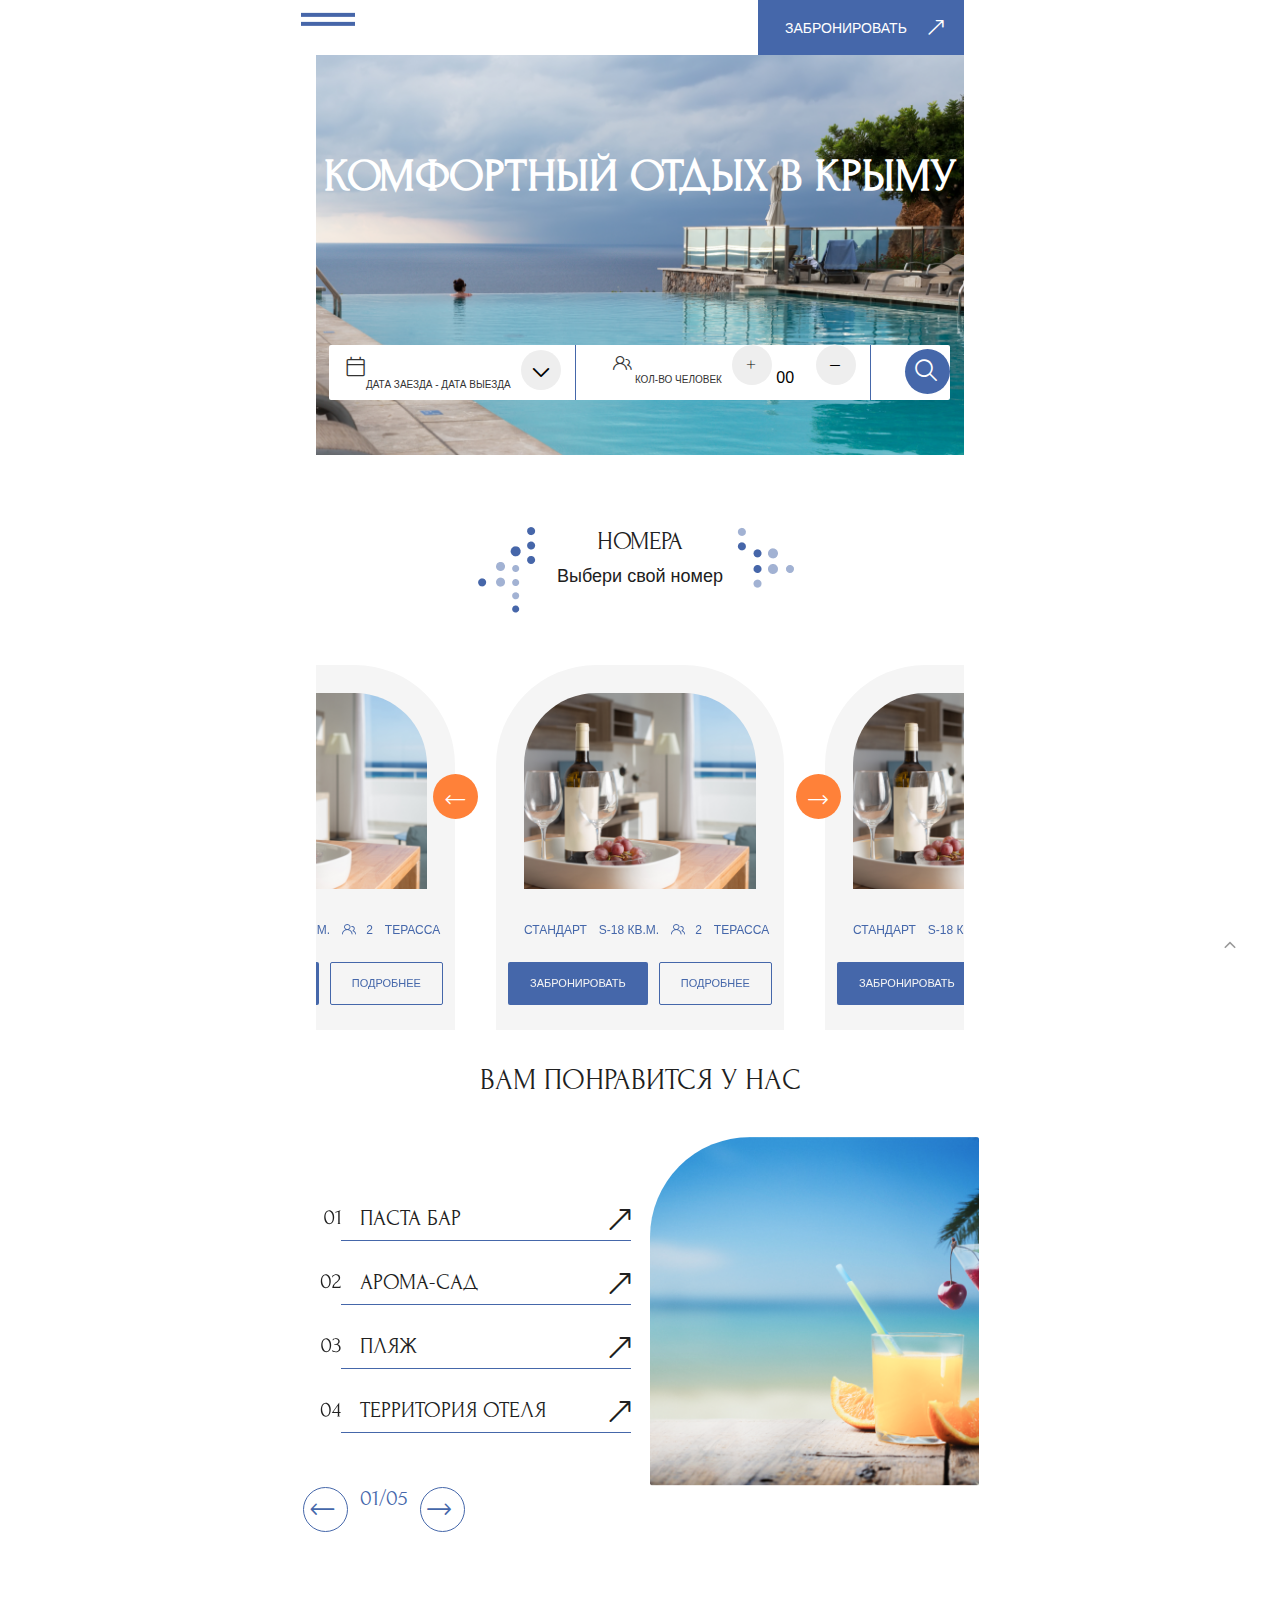
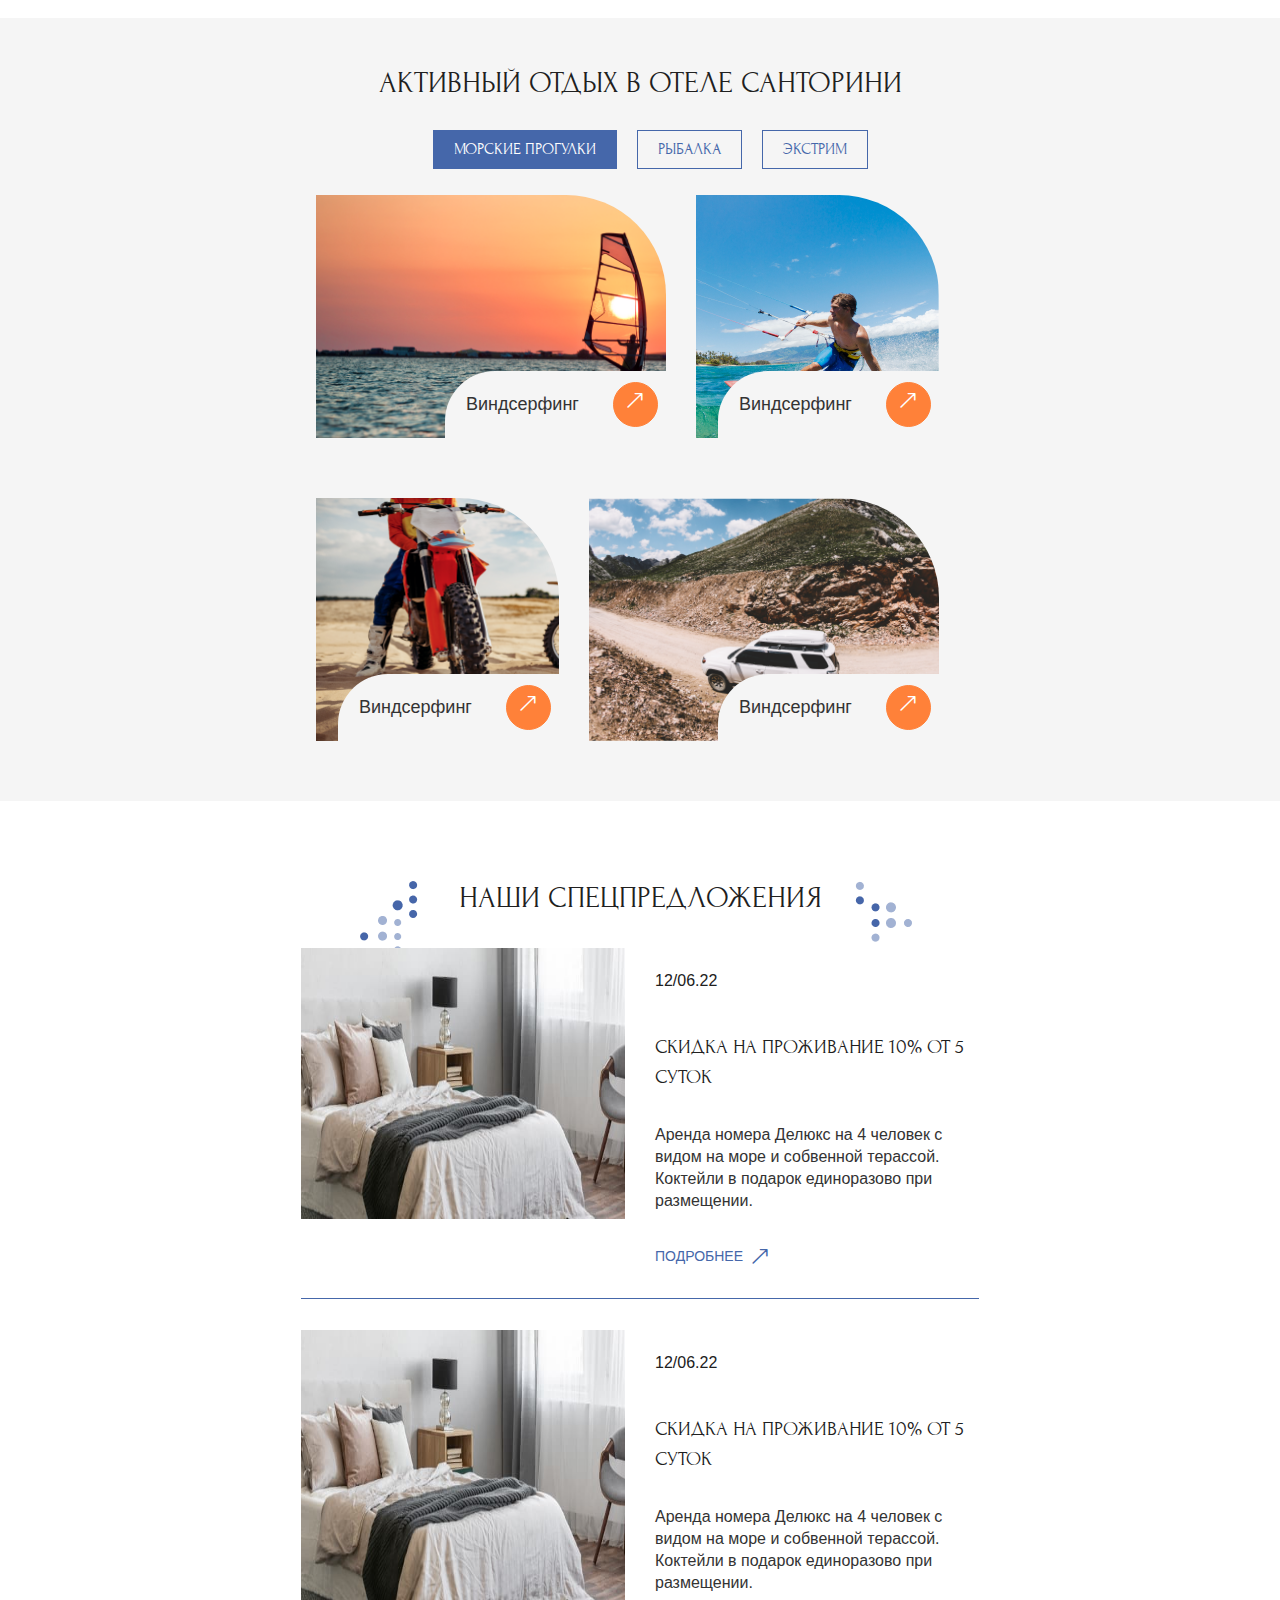
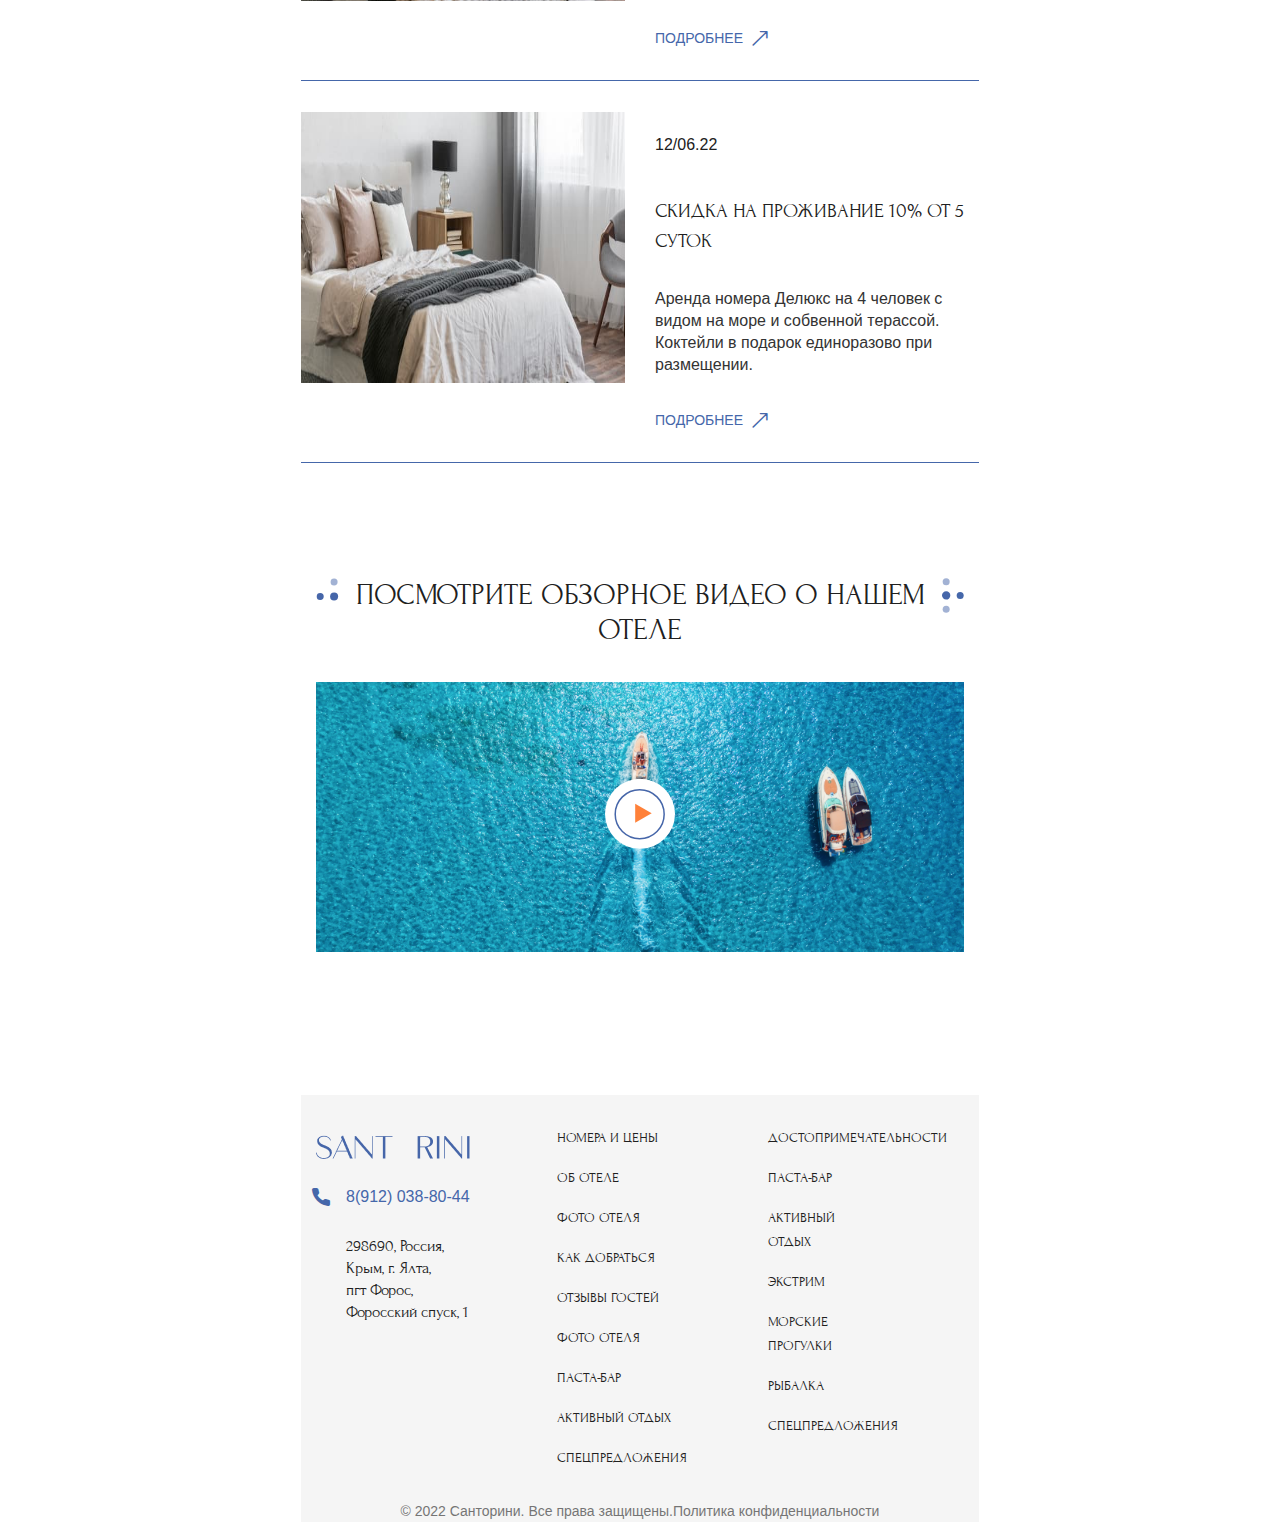
<file: index.html>
<!doctype html>
<html lang="en">

<head>
    <meta charset="UTF-8">
    <meta name="viewport" content="width=device-width, user-scalable=no, initial-scale=1.0, maximum-scale=1.0, minimum-scale=1.0">
    <meta http-equiv="X-UA-Compatible" content="ie=edge">
    
    <link rel="icon" href="favicon.ico" type="image/ico"> 
    
    <link href="https://fonts.googleapis.com/css2?family=Open+Sans:wght@400;700&family=PT+Serif:wght@400;700&display=swap" rel="stylesheet">
<link href="./fonts/icons/styles.css" rel="stylesheet">
<link href="./css/vendors.css" rel="stylesheet">
<link href="./css/main.css" rel="stylesheet">
<link rel="stylesheet" href="./fonts/fontello/css/fontello.css" rel="stylesheet">
    
    <title>front-end starter</title>
</head>

<body>

    <div class="root home-page">

        <header class="site-header">
    <div class="main-menu">
    <div class="container">
        <div class="main-menu__top d-flex">
            <a href="#" class="logo-mobile">
                <img src="./img/logo-santorini.png" alt="">
            </a>
            <div class="close order-md-first">
                <img src="./img/close-menu.svg" alt="">
            </div>
        </div>
        <div class="header__lists">
            <ul class="mobile-list">
                <li class="mobile-item"><a href="./rooms.html" class="mobile-link">Номера и цены</a></li>
                <li class="mobile-item-icon"><a href="#" class="mobile-link">Об отеле</a>
                    <ul class="safe-list">
                        <li class="mobile-item"><a href="#" class="mobile-link">Услуги</a></li>
                        <li class="mobile-item"><a href="#" class="mobile-link">Условия проживания</a></li>
                        <li class="mobile-item"><a href="./news.html" class="mobile-link">Новости</a></li>
                        <li class="mobile-item"><a href="#" class="mobile-link">Контакты</a></li>
                    </ul>
                </li>
                <li class="mobile-item"><a href="#" class="mobile-link">Фото отеля</a></li>
                <li class="mobile-item"><a href="#" class="mobile-link">Как добраться</a></li>
                <li class="mobile-item"><a href="#" class="mobile-link">Отзывы гостей</a></li>
                <li class="mobile-item"><a href="#" class="mobile-link">Достопримечательности</a></li>
                <li class="mobile-item"><a href="#" class="mobile-link">паста-бар</a></li>
                <li class="mobile-item"><a href="./relaxation.html" class="mobile-link">Активный отдых</a></li>
                <li class="mobile-item"><a href="#" class="mobile-link">Спецпредложения</a></li>
            </ul>
            <ul class="mobile-list">
                <li class="mobile-item"><a href="#" class="mobile-link">Достопримечательности</a></li>
                <li class="mobile-item"><a href="#" class="mobile-link">паста-бар</a></li>
                <li class="mobile-item"><a href="./relaxation.html" class="mobile-link">Активный отдых</a></li>
                <li class="mobile-item"><a href="#" class="mobile-link">эКСТРИМ</a></li>
                <li class="mobile-item"><a href="#" class="mobile-link">МОРСКИЕ ПРОГУЛКИ</a></li>
                <li class="mobile-item"><a href="#" class="mobile-link">рЫБАЛКА</a></li>
                <li class="mobile-item"><a href="#" class="mobile-link">Спецпредложения</a></li>
            </ul>
        </div>
        <button class="click">
            Забронировать
        </button>
        <div class="contacts">
        <a href="tel:89120388044" class="phone">8(912) 038-80-44</a>
            <div class="adress">
                298690, Россия, Крым, г. Ялта, пгт Форос, Форосский спуск, 1
            </div>
        </div>
        <ul class="social-link">
            <li class="social-item"><a href="#">
                    <i class="icon-vk"></i>
                </a></li>
            <li class="social-item"><a href="#">
                    <i class="icon-youtube"></i>
                </a></li>
            <li class="social-item"><a href="#">

                </a></li>
        </ul>
    </div>
</div>
    <div class="container">
        <div class="header__inner">
            <a href="#" class="header__logo">
                <img src="./img/logo-santorini.png" alt="" class="logo">
            </a>
            <a href="#" class="bron">
                <span>забронировать</span>
            </a>
        </div>
    </div>
</header>

        <div class="site-main">
            <div class="container">
                <div class="home-wrapper">
                    <h1 class="home-title">
                        Комфортный отдых в Крыму
                    </h1>
                    <div class="panel">
                        <div class="date">
                            <label class="label-date">Дата заезда - дата выезда<button
                                    class="panel__date"></button></label>
                        </div>
                        <div class="peoples">
                            <div class="people-icon">
                                <label class="label-people">кол-во человек<button class="plus"></button></label>

                                <input type="text" value="00" class="input-people">
                                <button class="minus"></button>
                            </div>
                        </div>
                        <div class="search">

                            <button class="search__btn"></button>
                        </div>
                    </div>
                </div>

                <section class="rooms">
                    <div class="rooms__item">
                        <h2 class="rooms__title">
                            Номера
                        </h2>
                        <div class="rooms__subtitle">Выбери свой номер</div>
                    </div>
                    <div class="slider-room">
                        <div class="slide-room">
                            <div class="slide-room-card">
                                <div class="slide-img"><img src="./img/slider-room-1.png" alt=""></div>
                                <div class="slide-info">
                                    <span>Стандарт</span><span>S-18 кв.м.</span><span
                                        class="icon">2</span><span>Терасса</span>
                                </div>
                                <div class="slide-buttons">
                                    <button class="blue">забронировать</button>
                                    <button class="transparent">подробнее</button>
                                </div>
                            </div>
                        </div>
                        <div class="slide-room">
                            <div class="slide-room-card">
                                <div class="slide-img"><img src="./img/slider-room-1.png" alt=""></div>
                                <div class="slide-info">
                                    <span>Стандарт</span><span>S-18 кв.м.</span><span
                                        class="icon">2</span><span>Терасса</span>
                                </div>
                                <div class="slide-buttons">
                                    <div>
                                        <button class="blue blue--animated">забронировать</button>
                                    </div>
                                    <button class="transparent">подробнее</button>
                                </div>
                            </div>
                        </div>
                        <div class="slide-room">
                            <div class="slide-room-card">
                                <div class="slide-img"><img src="./img/slider-room-1.png" alt=""></div>
                                <div class="slide-info">
                                    <span>Стандарт</span><span>S-18 кв.м.</span><span
                                        class="icon">2</span><span>Терасса</span>
                                </div>
                                <div class="slide-buttons">
                                    <button class="blue">забронировать</button>
                                    <button class="transparent">подробнее</button>
                                </div>
                            </div>
                        </div>
                        <div class="slide-room">
                            <div class="slide-room-card">
                                <div class="slide-img"><img src="./img/slider-room-1.png" alt=""></div>
                                <div class="slide-info">
                                    <span>Стандарт</span><span>S-18 кв.м.</span><span
                                        class="icon">2</span><span>Терасса</span>
                                </div>
                                <div class="slide-buttons">
                                    <button class="blue">забронировать</button>
                                    <button class="transparent">подробнее</button>
                                </div>
                            </div>
                        </div>
                        <div class="slide-room">
                            <div class="slide-room-card">
                                <div class="slide-img"><img src="./img/slider-room-1.png" alt=""></div>
                                <div class="slide-info">
                                    <span>Стандарт</span><span>S-18 кв.м.</span><span
                                        class="icon">2</span><span>Терасса</span>
                                </div>
                                <div class="slide-buttons">
                                    <button class="blue">забронировать</button>
                                    <button class="transparent">подробнее</button>
                                </div>
                            </div>
                        </div>
                        <div class="slide-room">
                            <div class="slide-room-card">
                                <div class="slide-img"><img src="./img/slider-room-1.png" alt=""></div>
                                <div class="slide-info">
                                    <span>Стандарт</span><span>S-18 кв.м.</span><span
                                        class="icon">2</span><span>Терасса</span>
                                </div>
                                <div class="slide-buttons">
                                    <button class="blue">забронировать</button>
                                    <button class="transparent">подробнее</button>
                                </div>
                            </div>
                        </div>
                    </div>
                </section>

                <section class="about">
                    <h2 class="about__title">
                        вам понравится у нас
                    </h2>
                    <div class="row">
                        <div class="about__inner d-md-flex">
                            <div class="slider-wrap">
                                <div class="items">
                                    <div class="item active"><img src="./img/about-slider.png" alt=""></div>
                                    <div class="item"><img src="./img/about-slider.png" alt=""></div>
                                    <div class="item"><img src="./img/about-slider.png" alt=""></div>
                                    <div class="item"><img src="./img/about-slider.png" alt=""></div>
                                    <div class="item"><img src="./img/about-slider.png" alt=""></div>
                                </div>
                                <br>
                                <div class="nav">
                                    <button class="prev" type="button"><span class="i-prev"></span></button>
                                    <span>0</span><span class="current">1</span> <span>/</span>
                                    <span>0</span><span class="total"></span>
                                    <button class="next" type="button"><span class="i-next"></span></button>

                                </div>


                            </div>
                            <div class="about__links order-md-first">
                                <ul class="about__list">
                                    <li class="about-item">
                                        <a href="#">паста бар</a>
                                    </li>
                                    <li class="about-item"><a href="#">Арома-сад</a></li>
                                    <li class="about-item"><a href="#">Пляж</a></li>
                                    <li class="about-item"><a href="#">Территория отеля</a></li>
                                </ul>
                            </div>
                        </div>
                    </div>
                </section>
            </div>
            <section class="tabs">
                <div class="container">
                    <h2 class="tabs__title">
                        Активный отдых
                        в отеле санторини
                    </h2>
                    <ul class="tabs__header">
                        <li class="tabs__btn tabs__btn--active" data-tab="1">Морские прогулки</li>
                        <li class="tabs__btn" data-tab="2">Рыбалка</li>
                        <li class="tabs__btn" data-tab="3">Экстрим</li>
                    </ul>
                    <div class="tabs__content tabs__content--active" data-tab="1">
                        <div class="tabs__card tabs__card--vindserfing">
                            <img src="./img/vindserfing.png" alt="">
                            <div class="tabs__link">
                                <a href="#">Виндсерфинг</a>
                            </div>
                        </div>
                        <div class="tabs__card">
                            <img src="./img/kitesurfing.png" alt="">
                            <div class="tabs__link">
                                <a href="#">Виндсерфинг</a>
                            </div>
                        </div>
                        <div class="tabs__card">
                            <img src="./img/motocross.png" alt="">
                            <div class="tabs__link">
                                <a href="#">Виндсерфинг</a>
                            </div>
                        </div>
                        <div class="tabs__card tabs__card--safari">
                            <img src="./img/safari.png" alt="">
                            <div class="tabs__link">
                                <a href="#">Виндсерфинг</a>
                            </div>
                        </div>
                    </div>
                    <div class="tabs__content" data-tab="2">
                        <div class="tabs__card tabs__card--vindserfing">
                            <img src="./img/vindserfing.png" alt="">
                            <div class="tabs__link">
                                <a href="#">Виндсерфинг</a>
                            </div>
                        </div>
                        <div class="tabs__card">
                            <img src="./img/kitesurfing.png" alt="">
                            <div class="tabs__link">
                                <a href="#">Виндсерфинг</a>
                            </div>
                        </div>
                        <div class="tabs__card">
                            <img src="./img/motocross.png" alt="">
                            <div class="tabs__link">
                                <a href="#">Виндсерфинг</a>
                            </div>
                        </div>
                        <div class="tabs__card tabs__card--safari">
                            <img src="./img/safari.png" alt="">
                            <div class="tabs__link">
                                <a href="#">Виндсерфинг</a>
                            </div>
                        </div>
                    </div>
                    <div class="tabs__content" data-tab="3">
                        <div class="tabs__card tabs__card--vindserfing">
                            <img src="./img/vindserfing.png" alt="">
                            <div class="tabs__link">
                                <a href="#">Виндсерфинг</a>
                            </div>
                        </div>
                        <div class="tabs__card">
                            <img src="./img/kitesurfing.png" alt="">
                            <div class="tabs__link">
                                <a href="#">Виндсерфинг</a>
                            </div>
                        </div>
                        <div class="tabs__card">
                            <img src="./img/motocross.png" alt="">
                            <div class="tabs__link">
                                <a href="#">Виндсерфинг</a>
                            </div>
                        </div>
                        <div class="tabs__card tabs__card--safari">
                            <img src="./img/safari.png" alt="">
                            <div class="tabs__link">
                                <a href="#">Виндсерфинг</a>
                            </div>
                        </div>
                    </div>
                </div>
            </section>

            <section class="special">
                <div class="container">
                    <div class="special__inner">
                        <h2 class="special__title">наши спецпредложения</h2>
                    </div>
                    <div class="row">

                        <div class="special__item d-md-flex">
                            <div class="special-img"><img src="./img/cozy-pillows.jpg" alt=""></div>
                            <div class="special-right">
                                <span class="special-date">12/06.22</span>
                                <h3 class="special-right__title">скидка на проживание 10% от 5 суток</h3>
                                <p class="special-right__text">
                                    Аренда номера Делюкс на 4 человек с видом на море и собвенной терассой. Коктейли в
                                    подарок единоразово при размещении.
                                </p>
                                <div class="special-right__link">
                                    <a href="#">подробнее</a>
                                </div>
                            </div>
                        </div>
                        <div class="special__item d-md-flex">
                            <div class="special-img"><img src="./img/cozy-pillows.jpg" alt=""></div>
                            <div class="special-right">
                                <span class="special-date">12/06.22</span>
                                <h3 class="special-right__title">скидка на проживание 10% от 5 суток</h3>
                                <p class="special-right__text">
                                    Аренда номера Делюкс на 4 человек с видом на море и собвенной терассой. Коктейли в
                                    подарок единоразово при размещении.
                                </p>
                                <div class="special-right__link">
                                    <a href="#">подробнее</a>
                                </div>
                            </div>
                        </div>
                        <div class="special__item d-md-flex">
                            <div class="special-img"><img src="./img/cozy-pillows.jpg" alt=""></div>
                            <div class="special-right">
                                <span class="special-date">12/06.22</span>
                                <h3 class="special-right__title">скидка на проживание 10% от 5 суток</h3>
                                <p class="special-right__text">
                                    Аренда номера Делюкс на 4 человек с видом на море и собвенной терассой. Коктейли в
                                    подарок единоразово при размещении.
                                </p>
                                <div class="special-right__link">
                                    <a href="#">подробнее</a>
                                </div>
                            </div>
                        </div>
                    </div>
                </div>
            </section>
            <section class="video">
                <div class="container">
                    <div class="video__item">
                        <h2 class="video__title">
                            посмотрите Обзорное видео
                            о нашем отеле
                        </h2>
                    </div>
                    <div class="video-wrap">
                        <a class="video-link" data-fancybox href="https://youtu.be/y03HSMrIhm4">
                            <img src="./img/aerial.png" alt="">
                        </a>
                    </div>
                </div>
            </section>

        </div>

        <footer class="site-footer" role="contentinfo">
    <div class="container">
        <div class="row">
            <div class="footer__inner d-flex flex-md-wrap">

                <div class="footer__container col-md-4 d-lg-flex">
                    <div class="footer__item">
                        <a href="#" class="footer__logo">
                            <img src="./img/logo-santorini.png" alt="">
                        </a>
                    </div>
                    <div class="footer__item col-lg-8">
                        <a href="tel:89120388044" class="phone col-md-12">8(912) 038-80-44</a>
                        <div class="adress__footer col-md-12 col-lg-12">
                            298690, Россия, Крым, г. Ялта,<br> пгт Форос, Форосский спуск, 1
                        </div>
                    </div>
                    <a href="#" class="footer__menu">
                        открыть меню
                    </a>
                    <ul class="social-link-footer">
                        <li class="social-item"><a href="#">
                                <i class="icon-vk"></i>
                            </a></li>
                        <li class="social-item"><a href="#">
                                <i class="icon-youtube"></i>
                            </a></li>
                        <li class="social-item"><a href="#">

                            </a></li>
                    </ul>
                    <div class="more__one">
                        <div class="copy">
                            © 2022 Cанторини. Все права защищены.
                        </div>
                        <a href="#" class="politics">
                            Политика конфиденциальности
                        </a>

                    </div>
                </div>

                <div class="footer__lists d-flex col-md-8">
                    <ul class="mobile-list col-md-6">
                        <li class="mobile-item"><a href="#" class="mobile-link-footer">Номера и цены</a></li>
                        <li class="mobile-item"><a href="#" class="mobile-link-footer">Об отеле</a>

                        </li>
                        <li class="mobile-item"><a href="#" class="mobile-link-footer">Фото отеля</a></li>
                        <li class="mobile-item"><a href="#" class="mobile-link-footer">Как добраться</a></li>
                        <li class="mobile-item"><a href="#" class="mobile-link-footer">Отзывы гостей</a></li>
                        <li class="mobile-item"><a href="#" class="mobile-link-footer">Фото отеля</a></li>
                        <li class="mobile-item"><a href="#" class="mobile-link-footer">паста-бар</a></li>
                        <li class="mobile-item"><a href="#" class="mobile-link-footer">Активный отдых</a></li>
                        <li class="mobile-item"><a href="#" class="mobile-link-footer">Спецпредложения</a></li>
                    </ul>
                    <ul class="mobile-list col-md-4">
                        <li class="mobile-item"><a href="#" class="mobile-link-footer">Достопримечательности</a></li>
                        <li class="mobile-item"><a href="#" class="mobile-link-footer">паста-бар</a></li>
                        <li class="mobile-item"><a href="#" class="mobile-link-footer">Активный отдых</a></li>
                        <li class="mobile-item"><a href="#" class="mobile-link-footer">эКСТРИМ</a></li>
                        <li class="mobile-item"><a href="#" class="mobile-link-footer">МОРСКИЕ ПРОГУЛКИ</a></li>
                        <li class="mobile-item"><a href="#" class="mobile-link-footer">рЫБАЛКА</a></li>
                        <li class="mobile-item"><a href="#" class="mobile-link-footer">Спецпредложения</a></li>
                    </ul>
                </div>
                
                    <div class="more">
                        <div class="copy">
                            © 2022 Cанторини. Все права защищены.
                        </div>
                        <a href="#" class="politics">
                            Политика конфиденциальности
                        </a>

                    </div>
            
            </div>

        </div>
    </div>
</footer>

    </div>

    <div style="display: none;" id="modal" class="modal">
    <div class="modal-inner">Это модальное окно fancybox</div>
</div>

    <script src="./js/vendors.js"></script>
<script src="./js/main.js"></script>

</body>

</html>
</file>
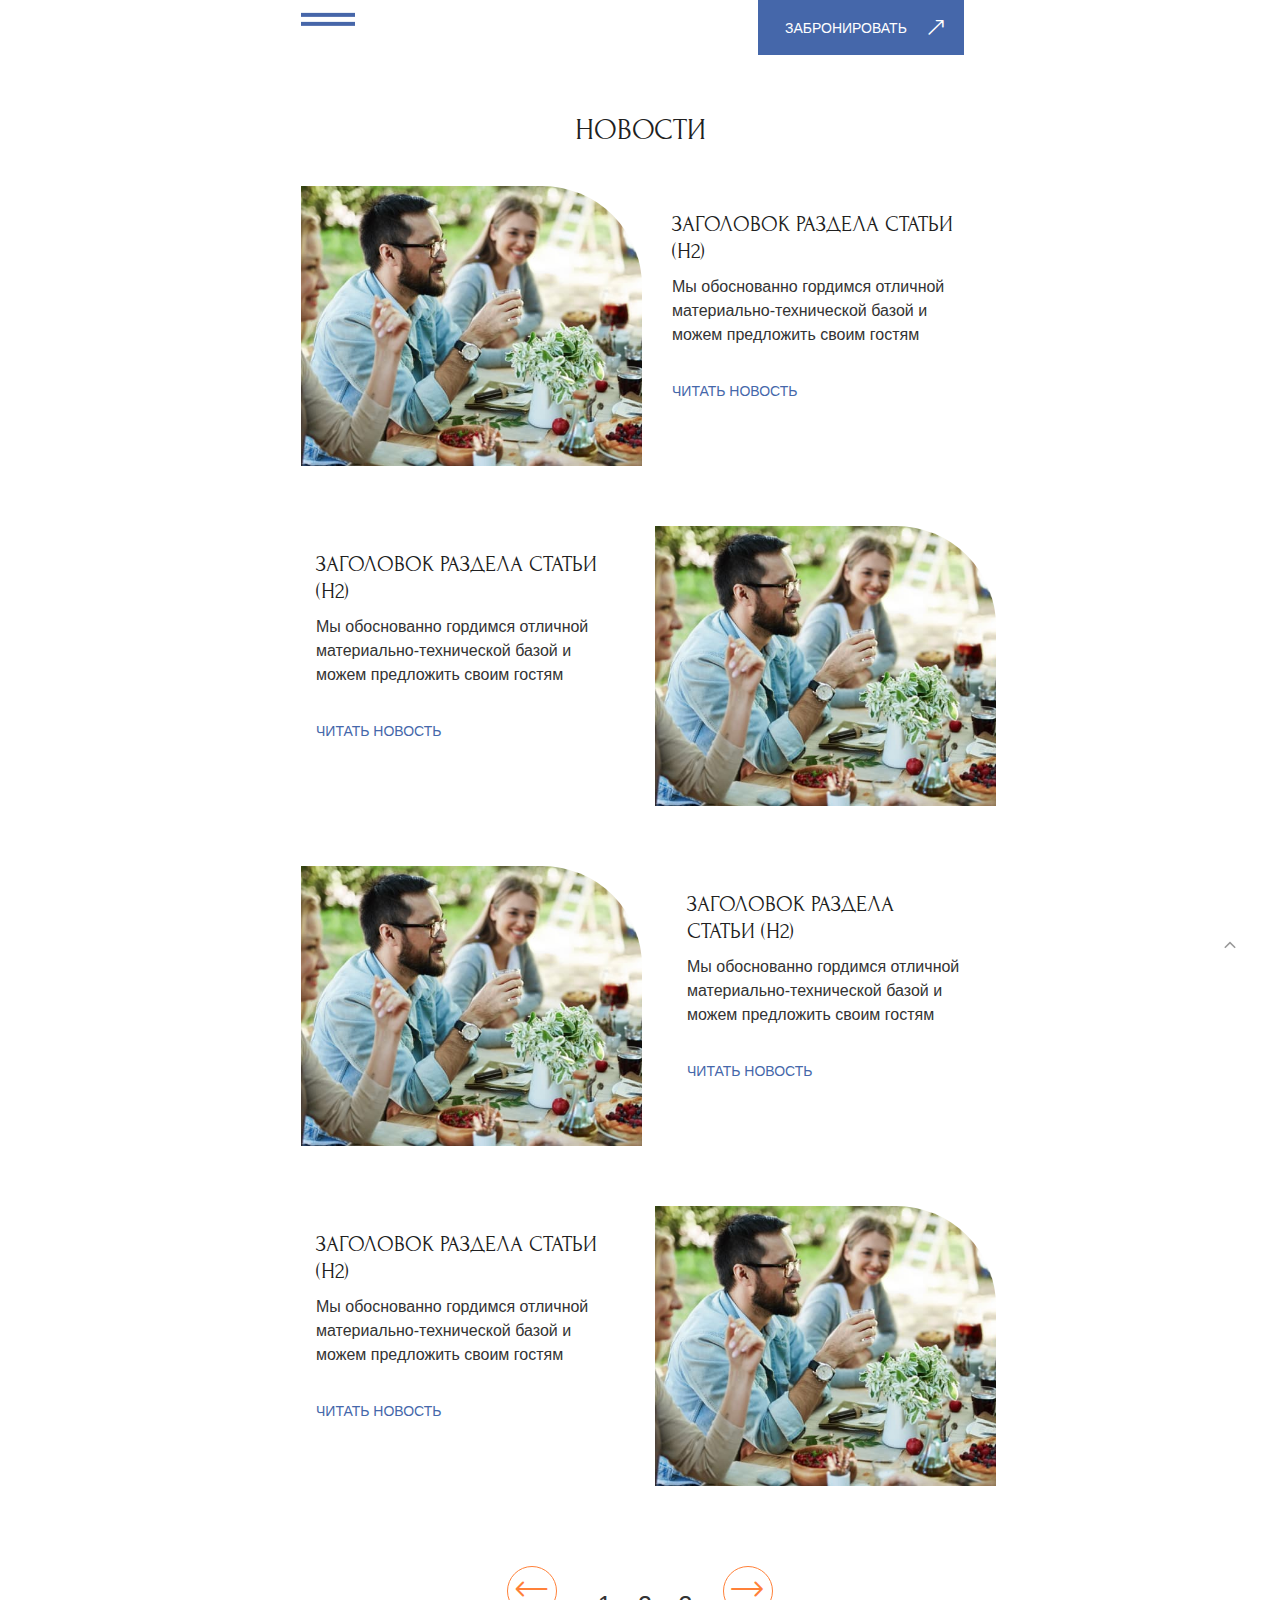
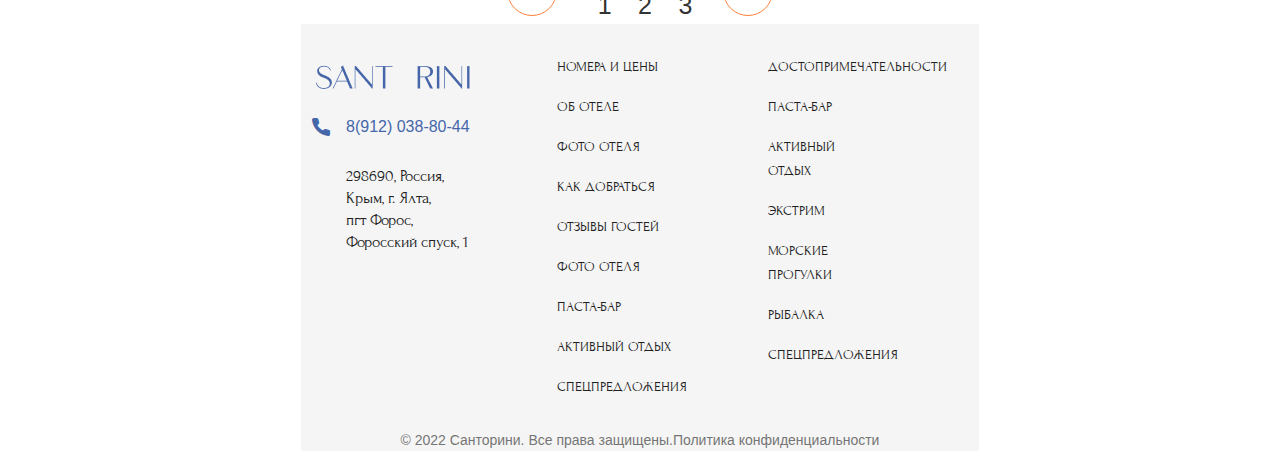
<file: news.html>
<!doctype html>
<html lang="en">

<head>
    <meta charset="UTF-8">
    <meta name="viewport" content="width=device-width, user-scalable=no, initial-scale=1.0, maximum-scale=1.0, minimum-scale=1.0">
    <meta http-equiv="X-UA-Compatible" content="ie=edge">
    
    <link rel="icon" href="favicon.ico" type="image/ico"> 
    
    <link href="https://fonts.googleapis.com/css2?family=Open+Sans:wght@400;700&family=PT+Serif:wght@400;700&display=swap" rel="stylesheet">
<link href="./fonts/icons/styles.css" rel="stylesheet">
<link href="./css/vendors.css" rel="stylesheet">
<link href="./css/main.css" rel="stylesheet">
<link rel="stylesheet" href="./fonts/fontello/css/fontello.css" rel="stylesheet">
    
    <title>front-end starter</title>
</head>

<body>

    <div class="root home-page">

        <header class="site-header">
    <div class="main-menu">
    <div class="container">
        <div class="main-menu__top d-flex">
            <a href="#" class="logo-mobile">
                <img src="./img/logo-santorini.png" alt="">
            </a>
            <div class="close order-md-first">
                <img src="./img/close-menu.svg" alt="">
            </div>
        </div>
        <div class="header__lists">
            <ul class="mobile-list">
                <li class="mobile-item"><a href="./rooms.html" class="mobile-link">Номера и цены</a></li>
                <li class="mobile-item-icon"><a href="#" class="mobile-link">Об отеле</a>
                    <ul class="safe-list">
                        <li class="mobile-item"><a href="#" class="mobile-link">Услуги</a></li>
                        <li class="mobile-item"><a href="#" class="mobile-link">Условия проживания</a></li>
                        <li class="mobile-item"><a href="./news.html" class="mobile-link">Новости</a></li>
                        <li class="mobile-item"><a href="#" class="mobile-link">Контакты</a></li>
                    </ul>
                </li>
                <li class="mobile-item"><a href="#" class="mobile-link">Фото отеля</a></li>
                <li class="mobile-item"><a href="#" class="mobile-link">Как добраться</a></li>
                <li class="mobile-item"><a href="#" class="mobile-link">Отзывы гостей</a></li>
                <li class="mobile-item"><a href="#" class="mobile-link">Достопримечательности</a></li>
                <li class="mobile-item"><a href="#" class="mobile-link">паста-бар</a></li>
                <li class="mobile-item"><a href="./relaxation.html" class="mobile-link">Активный отдых</a></li>
                <li class="mobile-item"><a href="#" class="mobile-link">Спецпредложения</a></li>
            </ul>
            <ul class="mobile-list">
                <li class="mobile-item"><a href="#" class="mobile-link">Достопримечательности</a></li>
                <li class="mobile-item"><a href="#" class="mobile-link">паста-бар</a></li>
                <li class="mobile-item"><a href="./relaxation.html" class="mobile-link">Активный отдых</a></li>
                <li class="mobile-item"><a href="#" class="mobile-link">эКСТРИМ</a></li>
                <li class="mobile-item"><a href="#" class="mobile-link">МОРСКИЕ ПРОГУЛКИ</a></li>
                <li class="mobile-item"><a href="#" class="mobile-link">рЫБАЛКА</a></li>
                <li class="mobile-item"><a href="#" class="mobile-link">Спецпредложения</a></li>
            </ul>
        </div>
        <button class="click">
            Забронировать
        </button>
        <div class="contacts">
        <a href="tel:89120388044" class="phone">8(912) 038-80-44</a>
            <div class="adress">
                298690, Россия, Крым, г. Ялта, пгт Форос, Форосский спуск, 1
            </div>
        </div>
        <ul class="social-link">
            <li class="social-item"><a href="#">
                    <i class="icon-vk"></i>
                </a></li>
            <li class="social-item"><a href="#">
                    <i class="icon-youtube"></i>
                </a></li>
            <li class="social-item"><a href="#">

                </a></li>
        </ul>
    </div>
</div>
    <div class="container">
        <div class="header__inner">
            <a href="#" class="header__logo">
                <img src="./img/logo-santorini.png" alt="" class="logo">
            </a>
            <a href="#" class="bron">
                <span>забронировать</span>
            </a>
        </div>
    </div>
</header>

        <div class="site-main">



            <section class="news">
                <div class="container">
                    <h1 class="news__title">
                        новости
                    </h1>
                    <div class="row">
                        <div class="news__inner ">
                            <div class="news__item d-md-flex">
                                <div class="news__item-left"><img src="./img/news.jpg" alt="" class="news__img"></div>
                                <div class="news__item-right">
                                    <h2 class="news-article-title">Заголовок раздела статьи (H2)</h2>
                                    <p class="news-article-text">
                                        Мы обоснованно гордимся отличной материально-технической базой и можем предложить своим гостям 
                                    </p>
                                    <a href="#" class="news-article-link">читать новость</a>
                                </div>
                            </div>
                            <div class="news__item d-md-flex">
                                <div class="news__item-left col-md-5 col-lg-6 offet-lg-1"><img src="./img/news.jpg" alt="" class="news__img"></div>
                                <div class="news__item-right col-md-6 col-lg-6 col-xl-6 order-md-first">
                                    <h2 class="news-article-title">Заголовок раздела статьи (H2)</h2>
                                    <p class="news-article-text">
                                        Мы обоснованно гордимся отличной материально-технической базой и можем предложить своим гостям 
                                    </p>
                                    <a href="#" class="news-article-link">читать новость</a>
                                </div>
                            </div>
                        </div>
                        <div class="news__inner">
                            <div class="news__item d-md-flex">
                                <div class="news__item-left"><img src="./img/news.jpg" alt="" class="news__img"></div>
                                <div class="news__item-right col-xl-6">
                                    <h2 class="news-article-title">Заголовок раздела статьи (H2)</h2>
                                    <p class="news-article-text">
                                        Мы обоснованно гордимся отличной материально-технической базой и можем предложить своим гостям 
                                    </p>
                                    <a href="#" class="news-article-link">читать новость</a>
                                </div>
                            </div>
                            <div class="news__item d-md-flex">
                                <div class="news__item-left col-md-5"><img src="./img/news.jpg" alt="" class="news__img"></div>
                                <div class="news__item-right col-md-6 col-lg-6  col-xl-6 order-md-first">
                                    <h2 class="news-article-title">Заголовок раздела статьи (H2)</h2>
                                    <p class="news-article-text">
                                        Мы обоснованно гордимся отличной материально-технической базой и можем предложить своим гостям 
                                    </p>
                                    <a href="#" class="news-article-link">читать новость</a>
                                </div>
                            </div>
                        </div>
                        <button class="all">Смотреть все</button>
                        <div class="buttons">
                            <button class="buttons__arrow-left"></button>
                            <button class="buttons__all">1</button>
                            <button class="buttons__all">2</button>
                            <button class="buttons__all">3</button>
                            
                            <button class="buttons__arrow-right"></button>
                        </div>
                    </div>
                </div>
            </section>



        </div>

        <footer class="site-footer" role="contentinfo">
    <div class="container">
        <div class="row">
            <div class="footer__inner d-flex flex-md-wrap">

                <div class="footer__container col-md-4 d-lg-flex">
                    <div class="footer__item">
                        <a href="#" class="footer__logo">
                            <img src="./img/logo-santorini.png" alt="">
                        </a>
                    </div>
                    <div class="footer__item col-lg-8">
                        <a href="tel:89120388044" class="phone col-md-12">8(912) 038-80-44</a>
                        <div class="adress__footer col-md-12 col-lg-12">
                            298690, Россия, Крым, г. Ялта,<br> пгт Форос, Форосский спуск, 1
                        </div>
                    </div>
                    <a href="#" class="footer__menu">
                        открыть меню
                    </a>
                    <ul class="social-link-footer">
                        <li class="social-item"><a href="#">
                                <i class="icon-vk"></i>
                            </a></li>
                        <li class="social-item"><a href="#">
                                <i class="icon-youtube"></i>
                            </a></li>
                        <li class="social-item"><a href="#">

                            </a></li>
                    </ul>
                    <div class="more__one">
                        <div class="copy">
                            © 2022 Cанторини. Все права защищены.
                        </div>
                        <a href="#" class="politics">
                            Политика конфиденциальности
                        </a>

                    </div>
                </div>

                <div class="footer__lists d-flex col-md-8">
                    <ul class="mobile-list col-md-6">
                        <li class="mobile-item"><a href="#" class="mobile-link-footer">Номера и цены</a></li>
                        <li class="mobile-item"><a href="#" class="mobile-link-footer">Об отеле</a>

                        </li>
                        <li class="mobile-item"><a href="#" class="mobile-link-footer">Фото отеля</a></li>
                        <li class="mobile-item"><a href="#" class="mobile-link-footer">Как добраться</a></li>
                        <li class="mobile-item"><a href="#" class="mobile-link-footer">Отзывы гостей</a></li>
                        <li class="mobile-item"><a href="#" class="mobile-link-footer">Фото отеля</a></li>
                        <li class="mobile-item"><a href="#" class="mobile-link-footer">паста-бар</a></li>
                        <li class="mobile-item"><a href="#" class="mobile-link-footer">Активный отдых</a></li>
                        <li class="mobile-item"><a href="#" class="mobile-link-footer">Спецпредложения</a></li>
                    </ul>
                    <ul class="mobile-list col-md-4">
                        <li class="mobile-item"><a href="#" class="mobile-link-footer">Достопримечательности</a></li>
                        <li class="mobile-item"><a href="#" class="mobile-link-footer">паста-бар</a></li>
                        <li class="mobile-item"><a href="#" class="mobile-link-footer">Активный отдых</a></li>
                        <li class="mobile-item"><a href="#" class="mobile-link-footer">эКСТРИМ</a></li>
                        <li class="mobile-item"><a href="#" class="mobile-link-footer">МОРСКИЕ ПРОГУЛКИ</a></li>
                        <li class="mobile-item"><a href="#" class="mobile-link-footer">рЫБАЛКА</a></li>
                        <li class="mobile-item"><a href="#" class="mobile-link-footer">Спецпредложения</a></li>
                    </ul>
                </div>
                
                    <div class="more">
                        <div class="copy">
                            © 2022 Cанторини. Все права защищены.
                        </div>
                        <a href="#" class="politics">
                            Политика конфиденциальности
                        </a>

                    </div>
            
            </div>

        </div>
    </div>
</footer>

    </div>


    <script src="./js/vendors.js"></script>
<script src="./js/main.js"></script>

</body>

</html>
</file>
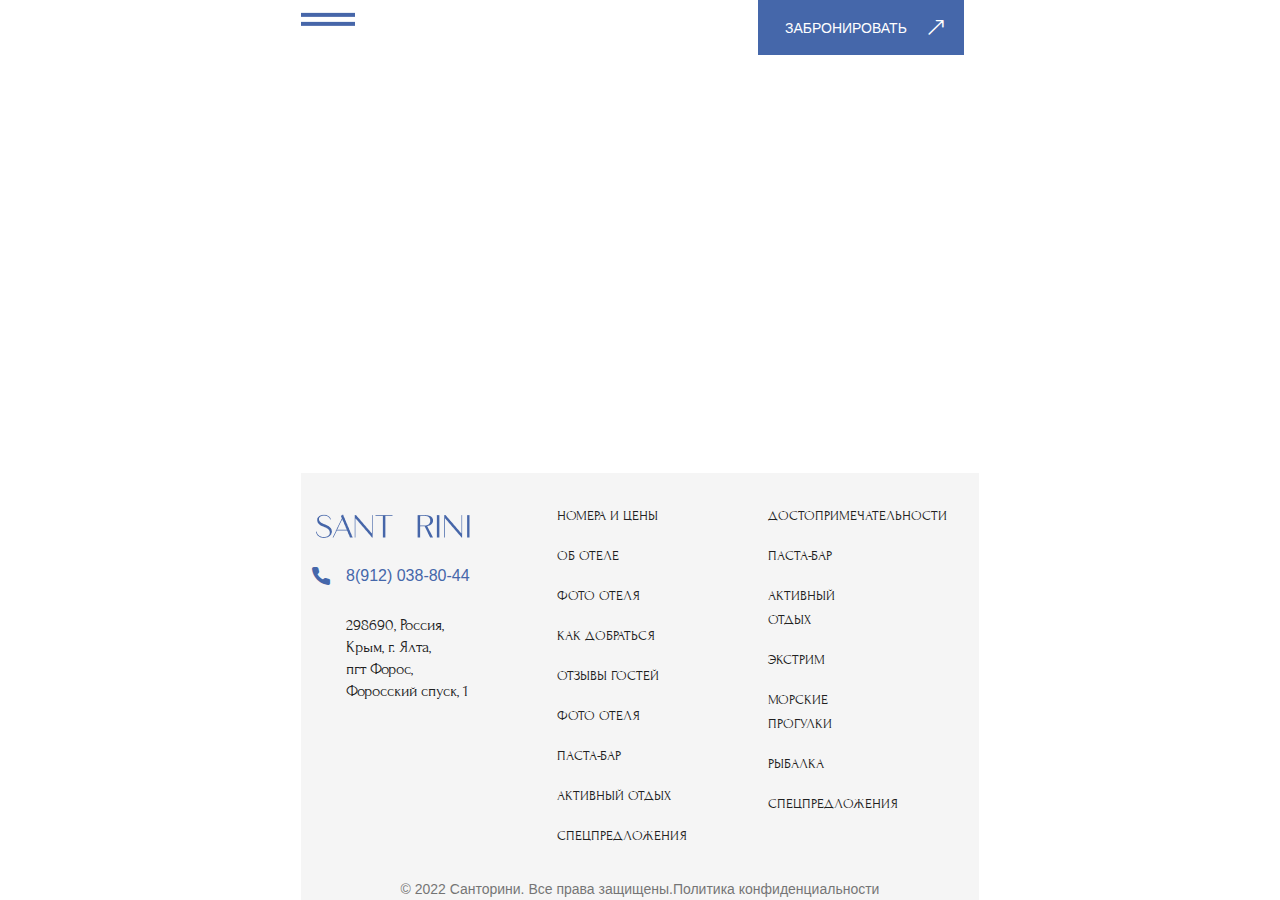
<file: page copy.html>
<!doctype html>
<html lang="en">

<head>
    <meta charset="UTF-8">
    <meta name="viewport" content="width=device-width, user-scalable=no, initial-scale=1.0, maximum-scale=1.0, minimum-scale=1.0">
    <meta http-equiv="X-UA-Compatible" content="ie=edge">
    
    <link rel="icon" href="favicon.ico" type="image/ico"> 
    
    <link href="https://fonts.googleapis.com/css2?family=Open+Sans:wght@400;700&family=PT+Serif:wght@400;700&display=swap" rel="stylesheet">
<link href="./fonts/icons/styles.css" rel="stylesheet">
<link href="./css/vendors.css" rel="stylesheet">
<link href="./css/main.css" rel="stylesheet">
<link rel="stylesheet" href="./fonts/fontello/css/fontello.css" rel="stylesheet">
    
    <title>front-end starter</title>
</head>

<body>

    <div class="root home-page">

        <header class="site-header">
    <div class="main-menu">
    <div class="container">
        <div class="main-menu__top d-flex">
            <a href="#" class="logo-mobile">
                <img src="./img/logo-santorini.png" alt="">
            </a>
            <div class="close order-md-first">
                <img src="./img/close-menu.svg" alt="">
            </div>
        </div>
        <div class="header__lists">
            <ul class="mobile-list">
                <li class="mobile-item"><a href="./rooms.html" class="mobile-link">Номера и цены</a></li>
                <li class="mobile-item-icon"><a href="#" class="mobile-link">Об отеле</a>
                    <ul class="safe-list">
                        <li class="mobile-item"><a href="#" class="mobile-link">Услуги</a></li>
                        <li class="mobile-item"><a href="#" class="mobile-link">Условия проживания</a></li>
                        <li class="mobile-item"><a href="#" class="mobile-link">Новости</a></li>
                        <li class="mobile-item"><a href="#" class="mobile-link">Контакты</a></li>
                    </ul>
                </li>
                <li class="mobile-item"><a href="#" class="mobile-link">Фото отеля</a></li>
                <li class="mobile-item"><a href="#" class="mobile-link">Как добраться</a></li>
                <li class="mobile-item"><a href="#" class="mobile-link">Отзывы гостей</a></li>
                <li class="mobile-item"><a href="#" class="mobile-link">Достопримечательности</a></li>
                <li class="mobile-item"><a href="#" class="mobile-link">паста-бар</a></li>
                <li class="mobile-item"><a href="#" class="mobile-link">Активный отдых</a></li>
                <li class="mobile-item"><a href="#" class="mobile-link">Спецпредложения</a></li>
            </ul>
            <ul class="mobile-list">
                <li class="mobile-item"><a href="#" class="mobile-link">Достопримечательности</a></li>
                <li class="mobile-item"><a href="#" class="mobile-link">паста-бар</a></li>
                <li class="mobile-item"><a href="#" class="mobile-link">Активный отдых</a></li>
                <li class="mobile-item"><a href="#" class="mobile-link">эКСТРИМ</a></li>
                <li class="mobile-item"><a href="#" class="mobile-link">МОРСКИЕ ПРОГУЛКИ</a></li>
                <li class="mobile-item"><a href="#" class="mobile-link">рЫБАЛКА</a></li>
                <li class="mobile-item"><a href="#" class="mobile-link">Спецпредложения</a></li>
            </ul>
        </div>
        <button class="click">
            Забронировать
        </button>
        <div class="contacts">
        <a href="tel:89120388044" class="phone">8(912) 038-80-44</a>
            <div class="adress">
                298690, Россия, Крым, г. Ялта, пгт Форос, Форосский спуск, 1
            </div>
        </div>
        <ul class="social-link">
            <li class="social-item"><a href="#">
                    <i class="icon-vk"></i>
                </a></li>
            <li class="social-item"><a href="#">
                    <i class="icon-youtube"></i>
                </a></li>
            <li class="social-item"><a href="#">

                </a></li>
        </ul>
    </div>
</div>
    <div class="container">
        <div class="header__inner">
            <a href="#" class="header__logo">
                <img src="./img/logo-santorini.png" alt="" class="logo">
            </a>
            <a href="#" class="bron">
                <span>забронировать</span>
            </a>
        </div>
    </div>
</header>

        <div class="site-main">

            <div class="container">

               

            </div>

        </div>

        <footer class="site-footer" role="contentinfo">
    <div class="container">
        <div class="row">
            <div class="footer__inner d-flex flex-md-wrap">

                <div class="footer__container col-md-4 d-lg-flex">
                    <div class="footer__item">
                        <a href="#" class="footer__logo">
                            <img src="./img/logo-santorini.png" alt="">
                        </a>
                    </div>
                    <div class="footer__item col-lg-8">
                        <a href="tel:89120388044" class="phone col-md-12">8(912) 038-80-44</a>
                        <div class="adress__footer col-md-12 col-lg-12">
                            298690, Россия, Крым, г. Ялта,<br> пгт Форос, Форосский спуск, 1
                        </div>
                    </div>
                    <a href="#" class="footer__menu">
                        открыть меню
                    </a>
                    <ul class="social-link-footer">
                        <li class="social-item"><a href="#">
                                <i class="icon-vk"></i>
                            </a></li>
                        <li class="social-item"><a href="#">
                                <i class="icon-youtube"></i>
                            </a></li>
                        <li class="social-item"><a href="#">

                            </a></li>
                    </ul>
                    <div class="more__one">
                        <div class="copy">
                            © 2022 Cанторини. Все права защищены.
                        </div>
                        <a href="#" class="politics">
                            Политика конфиденциальности
                        </a>

                    </div>
                </div>

                <div class="footer__lists d-flex col-md-8">
                    <ul class="mobile-list col-md-6">
                        <li class="mobile-item"><a href="#" class="mobile-link-footer">Номера и цены</a></li>
                        <li class="mobile-item"><a href="#" class="mobile-link-footer">Об отеле</a>

                        </li>
                        <li class="mobile-item"><a href="#" class="mobile-link-footer">Фото отеля</a></li>
                        <li class="mobile-item"><a href="#" class="mobile-link-footer">Как добраться</a></li>
                        <li class="mobile-item"><a href="#" class="mobile-link-footer">Отзывы гостей</a></li>
                        <li class="mobile-item"><a href="#" class="mobile-link-footer">Фото отеля</a></li>
                        <li class="mobile-item"><a href="#" class="mobile-link-footer">паста-бар</a></li>
                        <li class="mobile-item"><a href="#" class="mobile-link-footer">Активный отдых</a></li>
                        <li class="mobile-item"><a href="#" class="mobile-link-footer">Спецпредложения</a></li>
                    </ul>
                    <ul class="mobile-list col-md-4">
                        <li class="mobile-item"><a href="#" class="mobile-link-footer">Достопримечательности</a></li>
                        <li class="mobile-item"><a href="#" class="mobile-link-footer">паста-бар</a></li>
                        <li class="mobile-item"><a href="#" class="mobile-link-footer">Активный отдых</a></li>
                        <li class="mobile-item"><a href="#" class="mobile-link-footer">эКСТРИМ</a></li>
                        <li class="mobile-item"><a href="#" class="mobile-link-footer">МОРСКИЕ ПРОГУЛКИ</a></li>
                        <li class="mobile-item"><a href="#" class="mobile-link-footer">рЫБАЛКА</a></li>
                        <li class="mobile-item"><a href="#" class="mobile-link-footer">Спецпредложения</a></li>
                    </ul>
                </div>
                
                    <div class="more">
                        <div class="copy">
                            © 2022 Cанторини. Все права защищены.
                        </div>
                        <a href="#" class="politics">
                            Политика конфиденциальности
                        </a>

                    </div>
            
            </div>

        </div>
    </div>
</footer>

    </div>

    <div style="display: none;" id="modal" class="modal">
    <div class="modal-inner">Это модальное окно fancybox</div>
</div>

    <script src="./js/vendors.js"></script>
<script src="./js/main.js"></script>

</body>

</html>
</file>
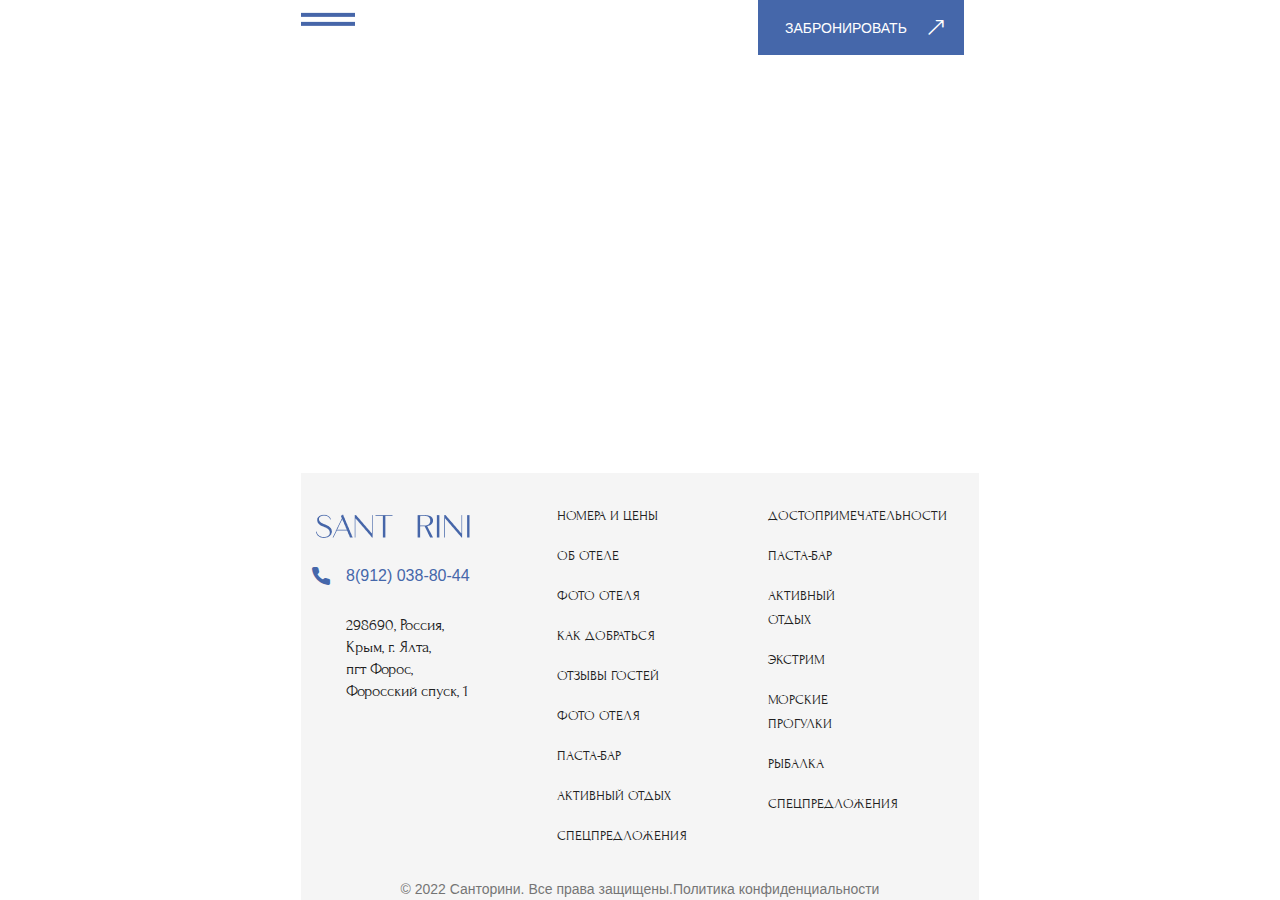
<file: page.html>
<!doctype html>
<html lang="en">

<head>
    <meta charset="UTF-8">
    <meta name="viewport" content="width=device-width, user-scalable=no, initial-scale=1.0, maximum-scale=1.0, minimum-scale=1.0">
    <meta http-equiv="X-UA-Compatible" content="ie=edge">
    
    <link rel="icon" href="favicon.ico" type="image/ico"> 
    
    <link href="https://fonts.googleapis.com/css2?family=Open+Sans:wght@400;700&family=PT+Serif:wght@400;700&display=swap" rel="stylesheet">
<link href="./fonts/icons/styles.css" rel="stylesheet">
<link href="./css/vendors.css" rel="stylesheet">
<link href="./css/main.css" rel="stylesheet">
<link rel="stylesheet" href="./fonts/fontello/css/fontello.css" rel="stylesheet">
    
    <title>front-end starter</title>
</head>

<body>

    <div class="root home-page">

        <header class="site-header">
    <div class="main-menu">
    <div class="container">
        <div class="main-menu__top d-flex">
            <a href="#" class="logo-mobile">
                <img src="./img/logo-santorini.png" alt="">
            </a>
            <div class="close order-md-first">
                <img src="./img/close-menu.svg" alt="">
            </div>
        </div>
        <div class="header__lists">
            <ul class="mobile-list">
                <li class="mobile-item"><a href="./rooms.html" class="mobile-link">Номера и цены</a></li>
                <li class="mobile-item-icon"><a href="#" class="mobile-link">Об отеле</a>
                    <ul class="safe-list">
                        <li class="mobile-item"><a href="#" class="mobile-link">Услуги</a></li>
                        <li class="mobile-item"><a href="#" class="mobile-link">Условия проживания</a></li>
                        <li class="mobile-item"><a href="./news.html" class="mobile-link">Новости</a></li>
                        <li class="mobile-item"><a href="#" class="mobile-link">Контакты</a></li>
                    </ul>
                </li>
                <li class="mobile-item"><a href="#" class="mobile-link">Фото отеля</a></li>
                <li class="mobile-item"><a href="#" class="mobile-link">Как добраться</a></li>
                <li class="mobile-item"><a href="#" class="mobile-link">Отзывы гостей</a></li>
                <li class="mobile-item"><a href="#" class="mobile-link">Достопримечательности</a></li>
                <li class="mobile-item"><a href="#" class="mobile-link">паста-бар</a></li>
                <li class="mobile-item"><a href="./relaxation.html" class="mobile-link">Активный отдых</a></li>
                <li class="mobile-item"><a href="#" class="mobile-link">Спецпредложения</a></li>
            </ul>
            <ul class="mobile-list">
                <li class="mobile-item"><a href="#" class="mobile-link">Достопримечательности</a></li>
                <li class="mobile-item"><a href="#" class="mobile-link">паста-бар</a></li>
                <li class="mobile-item"><a href="./relaxation.html" class="mobile-link">Активный отдых</a></li>
                <li class="mobile-item"><a href="#" class="mobile-link">эКСТРИМ</a></li>
                <li class="mobile-item"><a href="#" class="mobile-link">МОРСКИЕ ПРОГУЛКИ</a></li>
                <li class="mobile-item"><a href="#" class="mobile-link">рЫБАЛКА</a></li>
                <li class="mobile-item"><a href="#" class="mobile-link">Спецпредложения</a></li>
            </ul>
        </div>
        <button class="click">
            Забронировать
        </button>
        <div class="contacts">
        <a href="tel:89120388044" class="phone">8(912) 038-80-44</a>
            <div class="adress">
                298690, Россия, Крым, г. Ялта, пгт Форос, Форосский спуск, 1
            </div>
        </div>
        <ul class="social-link">
            <li class="social-item"><a href="#">
                    <i class="icon-vk"></i>
                </a></li>
            <li class="social-item"><a href="#">
                    <i class="icon-youtube"></i>
                </a></li>
            <li class="social-item"><a href="#">

                </a></li>
        </ul>
    </div>
</div>
    <div class="container">
        <div class="header__inner">
            <a href="#" class="header__logo">
                <img src="./img/logo-santorini.png" alt="" class="logo">
            </a>
            <a href="#" class="bron">
                <span>забронировать</span>
            </a>
        </div>
    </div>
</header>

        <div class="site-main">

            <div class="container">

               

            </div>

        </div>

        <footer class="site-footer" role="contentinfo">
    <div class="container">
        <div class="row">
            <div class="footer__inner d-flex flex-md-wrap">

                <div class="footer__container col-md-4 d-lg-flex">
                    <div class="footer__item">
                        <a href="#" class="footer__logo">
                            <img src="./img/logo-santorini.png" alt="">
                        </a>
                    </div>
                    <div class="footer__item col-lg-8">
                        <a href="tel:89120388044" class="phone col-md-12">8(912) 038-80-44</a>
                        <div class="adress__footer col-md-12 col-lg-12">
                            298690, Россия, Крым, г. Ялта,<br> пгт Форос, Форосский спуск, 1
                        </div>
                    </div>
                    <a href="#" class="footer__menu">
                        открыть меню
                    </a>
                    <ul class="social-link-footer">
                        <li class="social-item"><a href="#">
                                <i class="icon-vk"></i>
                            </a></li>
                        <li class="social-item"><a href="#">
                                <i class="icon-youtube"></i>
                            </a></li>
                        <li class="social-item"><a href="#">

                            </a></li>
                    </ul>
                    <div class="more__one">
                        <div class="copy">
                            © 2022 Cанторини. Все права защищены.
                        </div>
                        <a href="#" class="politics">
                            Политика конфиденциальности
                        </a>

                    </div>
                </div>

                <div class="footer__lists d-flex col-md-8">
                    <ul class="mobile-list col-md-6">
                        <li class="mobile-item"><a href="#" class="mobile-link-footer">Номера и цены</a></li>
                        <li class="mobile-item"><a href="#" class="mobile-link-footer">Об отеле</a>

                        </li>
                        <li class="mobile-item"><a href="#" class="mobile-link-footer">Фото отеля</a></li>
                        <li class="mobile-item"><a href="#" class="mobile-link-footer">Как добраться</a></li>
                        <li class="mobile-item"><a href="#" class="mobile-link-footer">Отзывы гостей</a></li>
                        <li class="mobile-item"><a href="#" class="mobile-link-footer">Фото отеля</a></li>
                        <li class="mobile-item"><a href="#" class="mobile-link-footer">паста-бар</a></li>
                        <li class="mobile-item"><a href="#" class="mobile-link-footer">Активный отдых</a></li>
                        <li class="mobile-item"><a href="#" class="mobile-link-footer">Спецпредложения</a></li>
                    </ul>
                    <ul class="mobile-list col-md-4">
                        <li class="mobile-item"><a href="#" class="mobile-link-footer">Достопримечательности</a></li>
                        <li class="mobile-item"><a href="#" class="mobile-link-footer">паста-бар</a></li>
                        <li class="mobile-item"><a href="#" class="mobile-link-footer">Активный отдых</a></li>
                        <li class="mobile-item"><a href="#" class="mobile-link-footer">эКСТРИМ</a></li>
                        <li class="mobile-item"><a href="#" class="mobile-link-footer">МОРСКИЕ ПРОГУЛКИ</a></li>
                        <li class="mobile-item"><a href="#" class="mobile-link-footer">рЫБАЛКА</a></li>
                        <li class="mobile-item"><a href="#" class="mobile-link-footer">Спецпредложения</a></li>
                    </ul>
                </div>
                
                    <div class="more">
                        <div class="copy">
                            © 2022 Cанторини. Все права защищены.
                        </div>
                        <a href="#" class="politics">
                            Политика конфиденциальности
                        </a>

                    </div>
            
            </div>

        </div>
    </div>
</footer>

    </div>

    <div style="display: none;" id="modal" class="modal">
    <div class="modal-inner">Это модальное окно fancybox</div>
</div>

    <script src="./js/vendors.js"></script>
<script src="./js/main.js"></script>

</body>

</html>
</file>
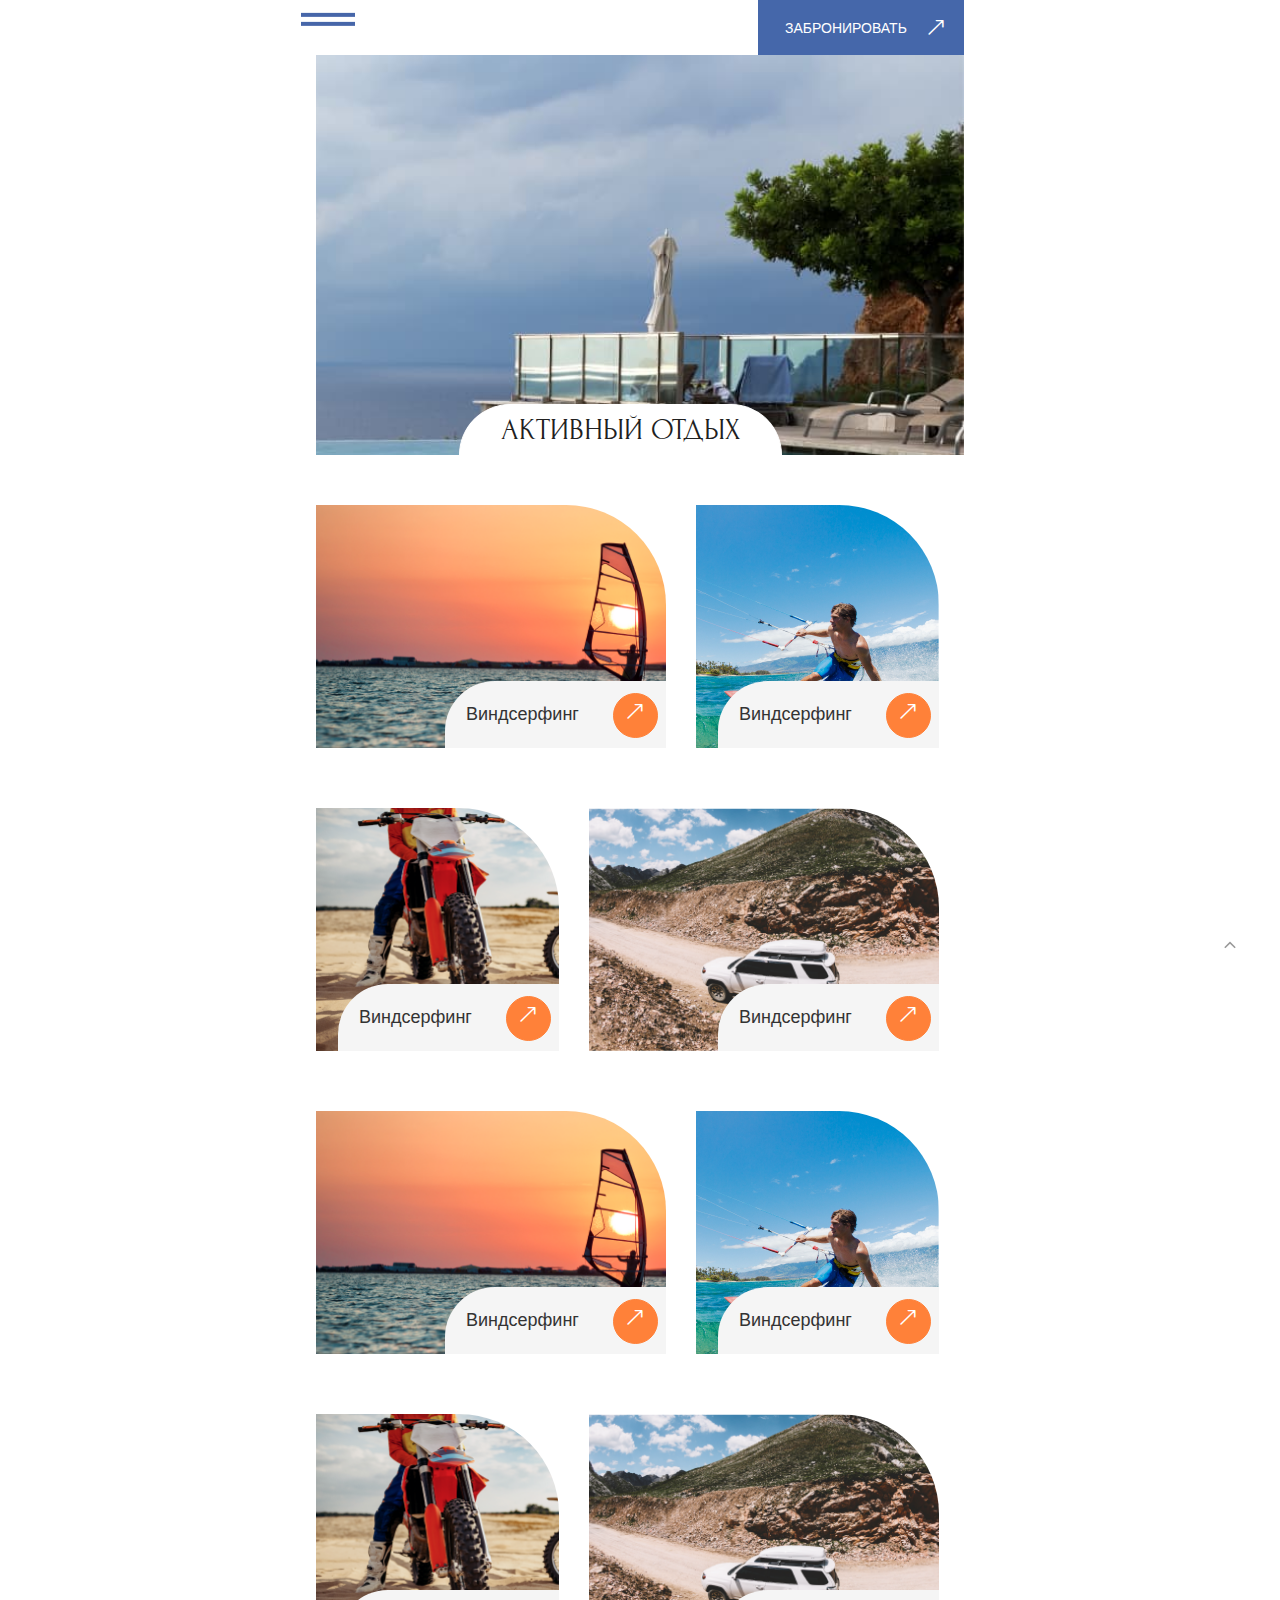
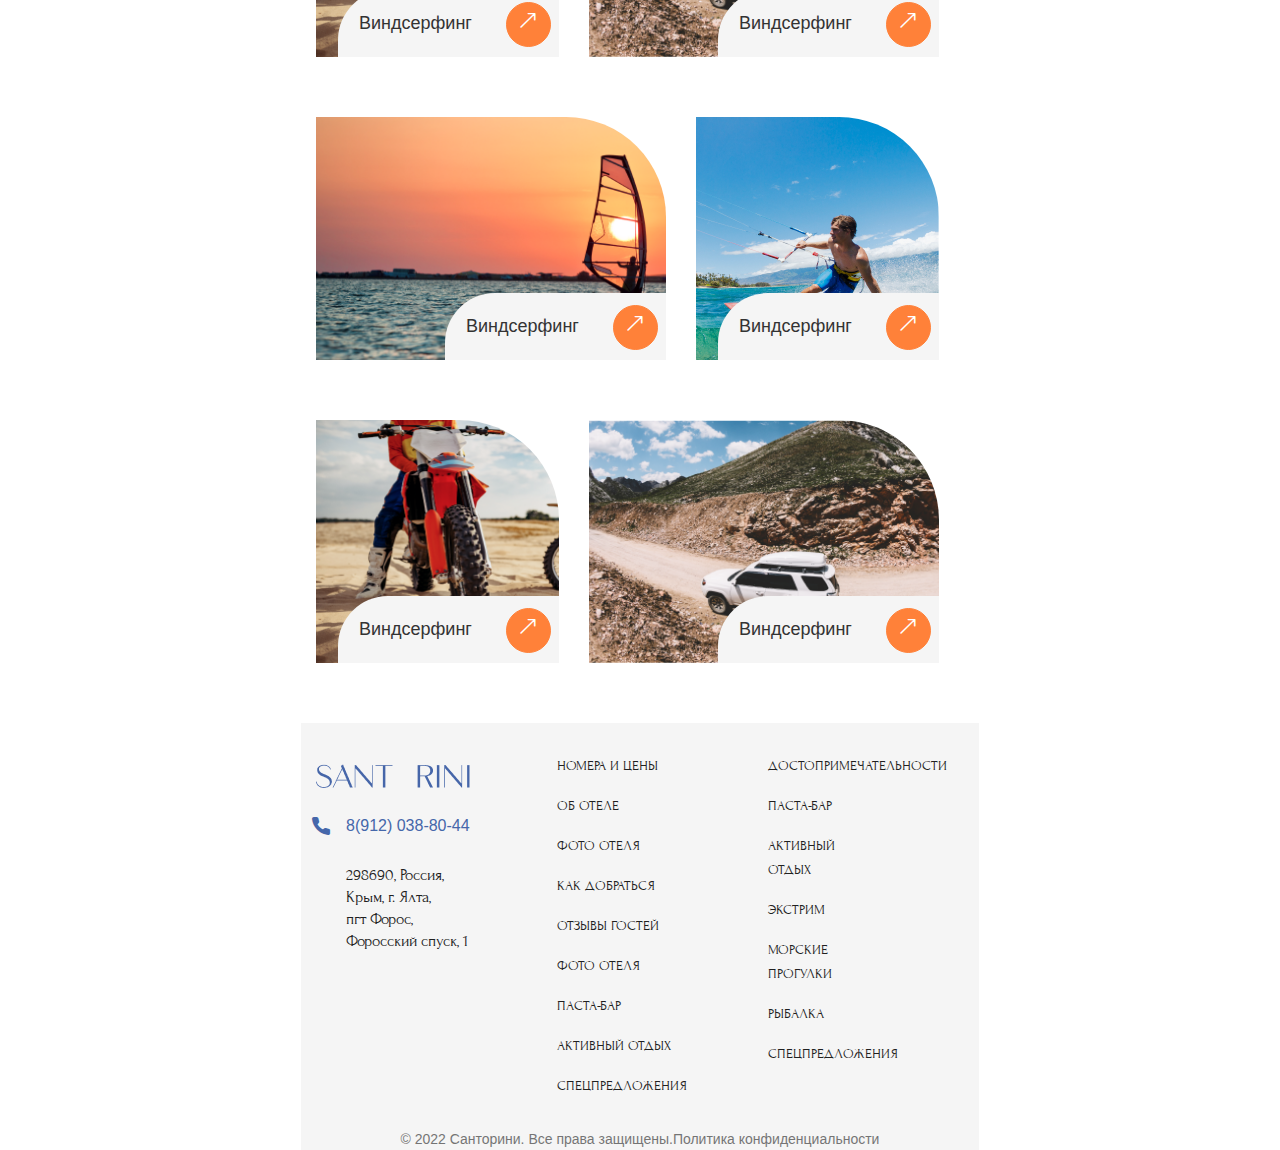
<file: relaxation.html>
<!doctype html>
<html lang="en">

<head>
    <meta charset="UTF-8">
    <meta name="viewport" content="width=device-width, user-scalable=no, initial-scale=1.0, maximum-scale=1.0, minimum-scale=1.0">
    <meta http-equiv="X-UA-Compatible" content="ie=edge">
    
    <link rel="icon" href="favicon.ico" type="image/ico"> 
    
    <link href="https://fonts.googleapis.com/css2?family=Open+Sans:wght@400;700&family=PT+Serif:wght@400;700&display=swap" rel="stylesheet">
<link href="./fonts/icons/styles.css" rel="stylesheet">
<link href="./css/vendors.css" rel="stylesheet">
<link href="./css/main.css" rel="stylesheet">
<link rel="stylesheet" href="./fonts/fontello/css/fontello.css" rel="stylesheet">
    
    <title>front-end starter</title>
</head>

<body>

    <div class="root home-page">

        <header class="site-header">
    <div class="main-menu">
    <div class="container">
        <div class="main-menu__top d-flex">
            <a href="#" class="logo-mobile">
                <img src="./img/logo-santorini.png" alt="">
            </a>
            <div class="close order-md-first">
                <img src="./img/close-menu.svg" alt="">
            </div>
        </div>
        <div class="header__lists">
            <ul class="mobile-list">
                <li class="mobile-item"><a href="./rooms.html" class="mobile-link">Номера и цены</a></li>
                <li class="mobile-item-icon"><a href="#" class="mobile-link">Об отеле</a>
                    <ul class="safe-list">
                        <li class="mobile-item"><a href="#" class="mobile-link">Услуги</a></li>
                        <li class="mobile-item"><a href="#" class="mobile-link">Условия проживания</a></li>
                        <li class="mobile-item"><a href="#" class="mobile-link">Новости</a></li>
                        <li class="mobile-item"><a href="#" class="mobile-link">Контакты</a></li>
                    </ul>
                </li>
                <li class="mobile-item"><a href="#" class="mobile-link">Фото отеля</a></li>
                <li class="mobile-item"><a href="#" class="mobile-link">Как добраться</a></li>
                <li class="mobile-item"><a href="#" class="mobile-link">Отзывы гостей</a></li>
                <li class="mobile-item"><a href="#" class="mobile-link">Достопримечательности</a></li>
                <li class="mobile-item"><a href="#" class="mobile-link">паста-бар</a></li>
                <li class="mobile-item"><a href="#" class="mobile-link">Активный отдых</a></li>
                <li class="mobile-item"><a href="#" class="mobile-link">Спецпредложения</a></li>
            </ul>
            <ul class="mobile-list">
                <li class="mobile-item"><a href="#" class="mobile-link">Достопримечательности</a></li>
                <li class="mobile-item"><a href="#" class="mobile-link">паста-бар</a></li>
                <li class="mobile-item"><a href="#" class="mobile-link">Активный отдых</a></li>
                <li class="mobile-item"><a href="#" class="mobile-link">эКСТРИМ</a></li>
                <li class="mobile-item"><a href="#" class="mobile-link">МОРСКИЕ ПРОГУЛКИ</a></li>
                <li class="mobile-item"><a href="#" class="mobile-link">рЫБАЛКА</a></li>
                <li class="mobile-item"><a href="#" class="mobile-link">Спецпредложения</a></li>
            </ul>
        </div>
        <button class="click">
            Забронировать
        </button>
        <div class="contacts">
        <a href="tel:89120388044" class="phone">8(912) 038-80-44</a>
            <div class="adress">
                298690, Россия, Крым, г. Ялта, пгт Форос, Форосский спуск, 1
            </div>
        </div>
        <ul class="social-link">
            <li class="social-item"><a href="#">
                    <i class="icon-vk"></i>
                </a></li>
            <li class="social-item"><a href="#">
                    <i class="icon-youtube"></i>
                </a></li>
            <li class="social-item"><a href="#">

                </a></li>
        </ul>
    </div>
</div>
    <div class="container">
        <div class="header__inner">
            <a href="#" class="header__logo">
                <img src="./img/logo-santorini.png" alt="" class="logo">
            </a>
            <a href="#" class="bron">
                <span>забронировать</span>
            </a>
        </div>
    </div>
</header>

        <div class="site-main">
<section class="relaxation">
            <div class="container">
                <div class="relaxation__item">
                    <h1 class="relaxation__title">
                        Активный отдых
                    </h1>
                </div>
                <div class="tabs__content tabs__content--active" data-tab="1">
                    <div class="tabs__card tabs__card--vindserfing">
                        <img src="./img/vindserfing.png" alt="">
                        <div class="tabs__link">
                            <a href="#">Виндсерфинг</a>
                        </div>
                    </div>
                    <div class="tabs__card">
                        <img src="./img/kitesurfing.png" alt="">
                        <div class="tabs__link">
                            <a href="#">Виндсерфинг</a>
                        </div>
                    </div>
                    <div class="tabs__card">
                        <img src="./img/motocross.png" alt="">
                        <div class="tabs__link">
                            <a href="#">Виндсерфинг</a>
                        </div>
                    </div>
                    <div class="tabs__card tabs__card--safari">
                        <img src="./img/safari.png" alt="">
                        <div class="tabs__link">
                            <a href="#">Виндсерфинг</a>
                        </div>
                    </div>
                </div>

                <div class="tabs__content tabs__content--active" data-tab="1">
                    <div class="tabs__card tabs__card--vindserfing">
                        <img src="./img/vindserfing.png" alt="">
                        <div class="tabs__link">
                            <a href="#">Виндсерфинг</a>
                        </div>
                    </div>
                    <div class="tabs__card">
                        <img src="./img/kitesurfing.png" alt="">
                        <div class="tabs__link">
                            <a href="#">Виндсерфинг</a>
                        </div>
                    </div>
                    <div class="tabs__card">
                        <img src="./img/motocross.png" alt="">
                        <div class="tabs__link">
                            <a href="#">Виндсерфинг</a>
                        </div>
                    </div>
                    <div class="tabs__card tabs__card--safari">
                        <img src="./img/safari.png" alt="">
                        <div class="tabs__link">
                            <a href="#">Виндсерфинг</a>
                        </div>
                    </div>
                </div>

                <div class="tabs__content tabs__content--active" data-tab="1">
                    <div class="tabs__card tabs__card--vindserfing">
                        <img src="./img/vindserfing.png" alt="">
                        <div class="tabs__link">
                            <a href="#">Виндсерфинг</a>
                        </div>
                    </div>
                    <div class="tabs__card">
                        <img src="./img/kitesurfing.png" alt="">
                        <div class="tabs__link">
                            <a href="#">Виндсерфинг</a>
                        </div>
                    </div>
                    <div class="tabs__card">
                        <img src="./img/motocross.png" alt="">
                        <div class="tabs__link">
                            <a href="#">Виндсерфинг</a>
                        </div>
                    </div>
                    <div class="tabs__card tabs__card--safari">
                        <img src="./img/safari.png" alt="">
                        <div class="tabs__link">
                            <a href="#">Виндсерфинг</a>
                        </div>
                    </div>
                </div>

            </div>
        </section>
        </div>

        <footer class="site-footer" role="contentinfo">
    <div class="container">
        <div class="row">
            <div class="footer__inner d-flex flex-md-wrap">

                <div class="footer__container col-md-4 d-lg-flex">
                    <div class="footer__item">
                        <a href="#" class="footer__logo">
                            <img src="./img/logo-santorini.png" alt="">
                        </a>
                    </div>
                    <div class="footer__item col-lg-8">
                        <a href="tel:89120388044" class="phone col-md-12">8(912) 038-80-44</a>
                        <div class="adress__footer col-md-12 col-lg-12">
                            298690, Россия, Крым, г. Ялта,<br> пгт Форос, Форосский спуск, 1
                        </div>
                    </div>
                    <a href="#" class="footer__menu">
                        открыть меню
                    </a>
                    <ul class="social-link-footer">
                        <li class="social-item"><a href="#">
                                <i class="icon-vk"></i>
                            </a></li>
                        <li class="social-item"><a href="#">
                                <i class="icon-youtube"></i>
                            </a></li>
                        <li class="social-item"><a href="#">

                            </a></li>
                    </ul>
                    <div class="more__one">
                        <div class="copy">
                            © 2022 Cанторини. Все права защищены.
                        </div>
                        <a href="#" class="politics">
                            Политика конфиденциальности
                        </a>

                    </div>
                </div>

                <div class="footer__lists d-flex col-md-8">
                    <ul class="mobile-list col-md-6">
                        <li class="mobile-item"><a href="#" class="mobile-link-footer">Номера и цены</a></li>
                        <li class="mobile-item"><a href="#" class="mobile-link-footer">Об отеле</a>

                        </li>
                        <li class="mobile-item"><a href="#" class="mobile-link-footer">Фото отеля</a></li>
                        <li class="mobile-item"><a href="#" class="mobile-link-footer">Как добраться</a></li>
                        <li class="mobile-item"><a href="#" class="mobile-link-footer">Отзывы гостей</a></li>
                        <li class="mobile-item"><a href="#" class="mobile-link-footer">Фото отеля</a></li>
                        <li class="mobile-item"><a href="#" class="mobile-link-footer">паста-бар</a></li>
                        <li class="mobile-item"><a href="#" class="mobile-link-footer">Активный отдых</a></li>
                        <li class="mobile-item"><a href="#" class="mobile-link-footer">Спецпредложения</a></li>
                    </ul>
                    <ul class="mobile-list col-md-4">
                        <li class="mobile-item"><a href="#" class="mobile-link-footer">Достопримечательности</a></li>
                        <li class="mobile-item"><a href="#" class="mobile-link-footer">паста-бар</a></li>
                        <li class="mobile-item"><a href="#" class="mobile-link-footer">Активный отдых</a></li>
                        <li class="mobile-item"><a href="#" class="mobile-link-footer">эКСТРИМ</a></li>
                        <li class="mobile-item"><a href="#" class="mobile-link-footer">МОРСКИЕ ПРОГУЛКИ</a></li>
                        <li class="mobile-item"><a href="#" class="mobile-link-footer">рЫБАЛКА</a></li>
                        <li class="mobile-item"><a href="#" class="mobile-link-footer">Спецпредложения</a></li>
                    </ul>
                </div>
                
                    <div class="more">
                        <div class="copy">
                            © 2022 Cанторини. Все права защищены.
                        </div>
                        <a href="#" class="politics">
                            Политика конфиденциальности
                        </a>

                    </div>
            
            </div>

        </div>
    </div>
</footer>

    </div>

    <div style="display: none;" id="modal" class="modal">
    <div class="modal-inner">Это модальное окно fancybox</div>
</div>

    <script src="./js/vendors.js"></script>
<script src="./js/main.js"></script>

</body>

</html>
</file>
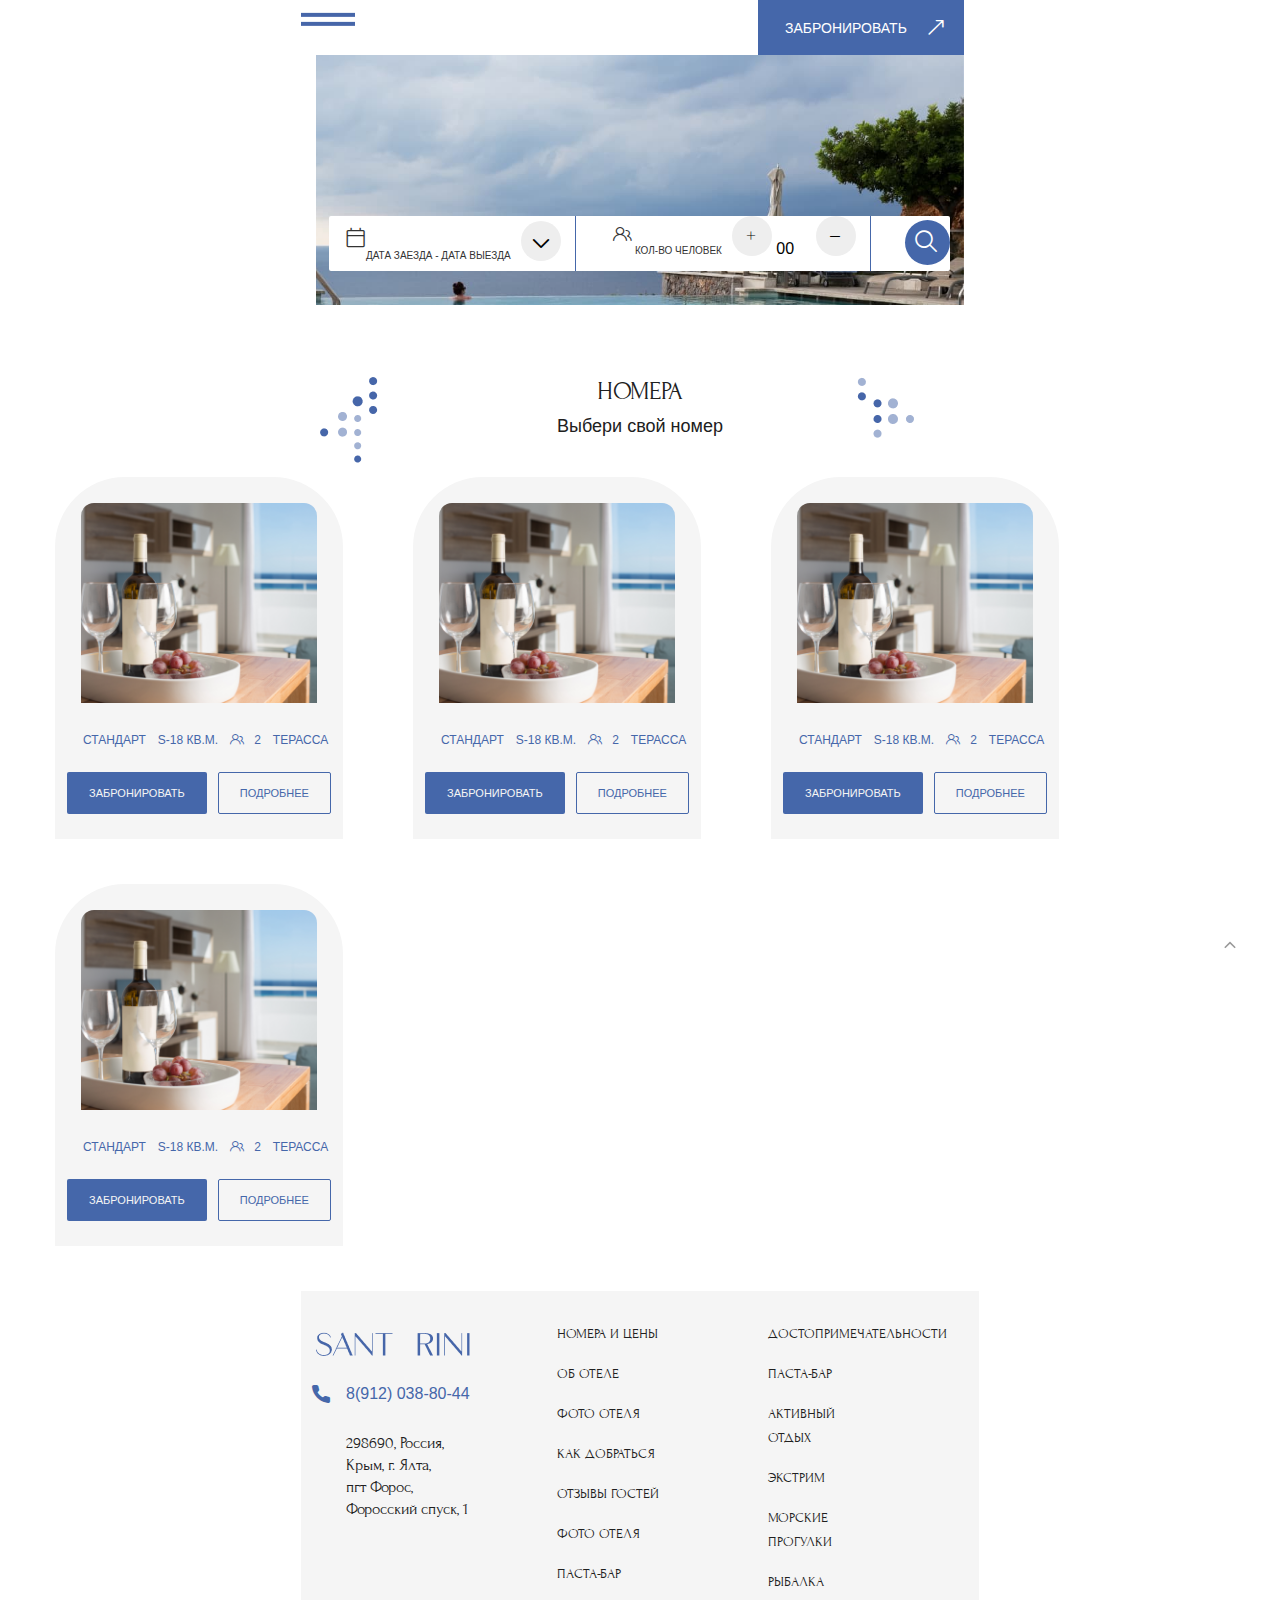
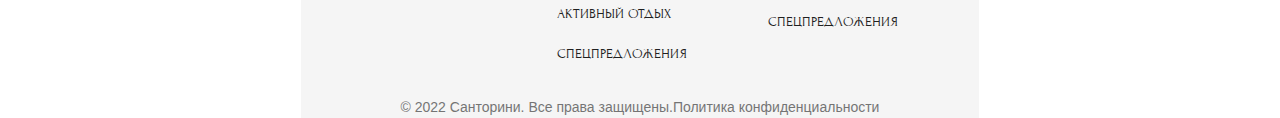
<file: rooms.html>
<!doctype html>
<html lang="en">

<head>
    <meta charset="UTF-8">
    <meta name="viewport" content="width=device-width, user-scalable=no, initial-scale=1.0, maximum-scale=1.0, minimum-scale=1.0">
    <meta http-equiv="X-UA-Compatible" content="ie=edge">
    
    <link rel="icon" href="favicon.ico" type="image/ico"> 
    
    <link href="https://fonts.googleapis.com/css2?family=Open+Sans:wght@400;700&family=PT+Serif:wght@400;700&display=swap" rel="stylesheet">
<link href="./fonts/icons/styles.css" rel="stylesheet">
<link href="./css/vendors.css" rel="stylesheet">
<link href="./css/main.css" rel="stylesheet">
<link rel="stylesheet" href="./fonts/fontello/css/fontello.css" rel="stylesheet">
    
    <title>front-end starter</title>
</head>

<body>

    <div class="root home-page">

        <header class="site-header">
    <div class="main-menu">
    <div class="container">
        <div class="main-menu__top d-flex">
            <a href="#" class="logo-mobile">
                <img src="./img/logo-santorini.png" alt="">
            </a>
            <div class="close order-md-first">
                <img src="./img/close-menu.svg" alt="">
            </div>
        </div>
        <div class="header__lists">
            <ul class="mobile-list">
                <li class="mobile-item"><a href="./rooms.html" class="mobile-link">Номера и цены</a></li>
                <li class="mobile-item-icon"><a href="#" class="mobile-link">Об отеле</a>
                    <ul class="safe-list">
                        <li class="mobile-item"><a href="#" class="mobile-link">Услуги</a></li>
                        <li class="mobile-item"><a href="#" class="mobile-link">Условия проживания</a></li>
                        <li class="mobile-item"><a href="./news.html" class="mobile-link">Новости</a></li>
                        <li class="mobile-item"><a href="#" class="mobile-link">Контакты</a></li>
                    </ul>
                </li>
                <li class="mobile-item"><a href="#" class="mobile-link">Фото отеля</a></li>
                <li class="mobile-item"><a href="#" class="mobile-link">Как добраться</a></li>
                <li class="mobile-item"><a href="#" class="mobile-link">Отзывы гостей</a></li>
                <li class="mobile-item"><a href="#" class="mobile-link">Достопримечательности</a></li>
                <li class="mobile-item"><a href="#" class="mobile-link">паста-бар</a></li>
                <li class="mobile-item"><a href="./relaxation.html" class="mobile-link">Активный отдых</a></li>
                <li class="mobile-item"><a href="#" class="mobile-link">Спецпредложения</a></li>
            </ul>
            <ul class="mobile-list">
                <li class="mobile-item"><a href="#" class="mobile-link">Достопримечательности</a></li>
                <li class="mobile-item"><a href="#" class="mobile-link">паста-бар</a></li>
                <li class="mobile-item"><a href="./relaxation.html" class="mobile-link">Активный отдых</a></li>
                <li class="mobile-item"><a href="#" class="mobile-link">эКСТРИМ</a></li>
                <li class="mobile-item"><a href="#" class="mobile-link">МОРСКИЕ ПРОГУЛКИ</a></li>
                <li class="mobile-item"><a href="#" class="mobile-link">рЫБАЛКА</a></li>
                <li class="mobile-item"><a href="#" class="mobile-link">Спецпредложения</a></li>
            </ul>
        </div>
        <button class="click">
            Забронировать
        </button>
        <div class="contacts">
        <a href="tel:89120388044" class="phone">8(912) 038-80-44</a>
            <div class="adress">
                298690, Россия, Крым, г. Ялта, пгт Форос, Форосский спуск, 1
            </div>
        </div>
        <ul class="social-link">
            <li class="social-item"><a href="#">
                    <i class="icon-vk"></i>
                </a></li>
            <li class="social-item"><a href="#">
                    <i class="icon-youtube"></i>
                </a></li>
            <li class="social-item"><a href="#">

                </a></li>
        </ul>
    </div>
</div>
    <div class="container">
        <div class="header__inner">
            <a href="#" class="header__logo">
                <img src="./img/logo-santorini.png" alt="" class="logo">
            </a>
            <a href="#" class="bron">
                <span>забронировать</span>
            </a>
        </div>
    </div>
</header>

        <div class="site-main">

            <div class="container">
                <div class="rooms-wrapper">
                    <div class="rooms-panel">
                        <div class="date">
                            <label class="label-date">Дата заезда - дата выезда<button
                                    class="panel__date"></button></label>
                        </div>
                        <div class="peoples">
                            <div class="people-icon">
                                <label class="label-people">кол-во человек<button class="plus"></button></label>

                                <input type="text" value="00" class="input-people">
                                <button class="minus"></button>
                            </div>
                        </div>
                        <div class="search">

                            <button class="search__btn"></button>
                        </div>
                    </div>
                </div>
            </div>
            <section class="rooms">
                <div class="rooms__item">
                    <h2 class="rooms__title">
                        Номера
                    </h2>
                    <div class="rooms__subtitle">Выбери свой номер</div>
                </div>
                <div class="row">
                    <div class="rooms__inner d-md-flex flex-wrap">
                        <div class="rooms__items">
                            <div class="rooms-card">
                                <div class="rooms-img"><img src="./img/slider-room-1.png" alt=""></div>
                                <div class="slide-info">
                                    <span>Стандарт</span><span>S-18 кв.м.</span><span
                                        class="icon">2</span><span>Терасса</span>
                                </div>
                                <div class="slide-buttons">
                                    <button class="blue">забронировать</button>
                                    <button class="transparent">подробнее</button>
                                </div>
                            </div>
                        </div>
                        <div class="rooms__items">
                            <div class="rooms-card">
                                <div class="rooms-img"><img src="./img/slider-room-1.png" alt=""></div>
                                <div class="slide-info">
                                    <span>Стандарт</span><span>S-18 кв.м.</span><span
                                        class="icon">2</span><span>Терасса</span>
                                </div>
                                <div class="slide-buttons">
                                    <button class="blue">забронировать</button>
                                    <button class="transparent">подробнее</button>
                                </div>
                            </div>
                        </div>
                        <div class="rooms__items">
                            <div class="rooms-card">
                                <div class="rooms-img"><img src="./img/slider-room-1.png" alt=""></div>
                                <div class="slide-info">
                                    <span>Стандарт</span><span>S-18 кв.м.</span><span
                                        class="icon">2</span><span>Терасса</span>
                                </div>
                                <div class="slide-buttons">
                                    <button class="blue">забронировать</button>
                                    <button class="transparent">подробнее</button>
                                </div>
                            </div>
                        </div>
                        <div class="rooms__items">
                            <div class="rooms-card">
                                <div class="rooms-img"><img src="./img/slider-room-1.png" alt=""></div>
                                <div class="slide-info">
                                    <span>Стандарт</span><span>S-18 кв.м.</span><span
                                        class="icon">2</span><span>Терасса</span>
                                </div>
                                <div class="slide-buttons">
                                    <button class="blue">забронировать</button>
                                    <button class="transparent">подробнее</button>
                                </div>
                            </div>
                        </div>
                    </div>
                </div>
            </section>
        </div>

        <footer class="site-footer" role="contentinfo">
    <div class="container">
        <div class="row">
            <div class="footer__inner d-flex flex-md-wrap">

                <div class="footer__container col-md-4 d-lg-flex">
                    <div class="footer__item">
                        <a href="#" class="footer__logo">
                            <img src="./img/logo-santorini.png" alt="">
                        </a>
                    </div>
                    <div class="footer__item col-lg-8">
                        <a href="tel:89120388044" class="phone col-md-12">8(912) 038-80-44</a>
                        <div class="adress__footer col-md-12 col-lg-12">
                            298690, Россия, Крым, г. Ялта,<br> пгт Форос, Форосский спуск, 1
                        </div>
                    </div>
                    <a href="#" class="footer__menu">
                        открыть меню
                    </a>
                    <ul class="social-link-footer">
                        <li class="social-item"><a href="#">
                                <i class="icon-vk"></i>
                            </a></li>
                        <li class="social-item"><a href="#">
                                <i class="icon-youtube"></i>
                            </a></li>
                        <li class="social-item"><a href="#">

                            </a></li>
                    </ul>
                    <div class="more__one">
                        <div class="copy">
                            © 2022 Cанторини. Все права защищены.
                        </div>
                        <a href="#" class="politics">
                            Политика конфиденциальности
                        </a>

                    </div>
                </div>

                <div class="footer__lists d-flex col-md-8">
                    <ul class="mobile-list col-md-6">
                        <li class="mobile-item"><a href="#" class="mobile-link-footer">Номера и цены</a></li>
                        <li class="mobile-item"><a href="#" class="mobile-link-footer">Об отеле</a>

                        </li>
                        <li class="mobile-item"><a href="#" class="mobile-link-footer">Фото отеля</a></li>
                        <li class="mobile-item"><a href="#" class="mobile-link-footer">Как добраться</a></li>
                        <li class="mobile-item"><a href="#" class="mobile-link-footer">Отзывы гостей</a></li>
                        <li class="mobile-item"><a href="#" class="mobile-link-footer">Фото отеля</a></li>
                        <li class="mobile-item"><a href="#" class="mobile-link-footer">паста-бар</a></li>
                        <li class="mobile-item"><a href="#" class="mobile-link-footer">Активный отдых</a></li>
                        <li class="mobile-item"><a href="#" class="mobile-link-footer">Спецпредложения</a></li>
                    </ul>
                    <ul class="mobile-list col-md-4">
                        <li class="mobile-item"><a href="#" class="mobile-link-footer">Достопримечательности</a></li>
                        <li class="mobile-item"><a href="#" class="mobile-link-footer">паста-бар</a></li>
                        <li class="mobile-item"><a href="#" class="mobile-link-footer">Активный отдых</a></li>
                        <li class="mobile-item"><a href="#" class="mobile-link-footer">эКСТРИМ</a></li>
                        <li class="mobile-item"><a href="#" class="mobile-link-footer">МОРСКИЕ ПРОГУЛКИ</a></li>
                        <li class="mobile-item"><a href="#" class="mobile-link-footer">рЫБАЛКА</a></li>
                        <li class="mobile-item"><a href="#" class="mobile-link-footer">Спецпредложения</a></li>
                    </ul>
                </div>
                
                    <div class="more">
                        <div class="copy">
                            © 2022 Cанторини. Все права защищены.
                        </div>
                        <a href="#" class="politics">
                            Политика конфиденциальности
                        </a>

                    </div>
            
            </div>

        </div>
    </div>
</footer>

    </div>

    <div style="display: none;" id="modal" class="modal">
    <div class="modal-inner">Это модальное окно fancybox</div>
</div>

    <script src="./js/vendors.js"></script>
<script src="./js/main.js"></script>

</body>

</html>
</file>
<file: fonts/icons/styles.css>
@charset "UTF-8";

@font-face {
  font-family: "icons";
  src:url("fonts/icons.eot");
  src:url("fonts/icons.eot?#iefix") format("embedded-opentype"),
    url("fonts/icons.woff") format("woff"),
    url("fonts/icons.ttf") format("truetype"),
    url("fonts/icons.svg#icons") format("svg");
  font-weight: normal;
  font-style: normal;

}

[data-icon]:before {
  font-family: "icons" !important;
  content: attr(data-icon);
  font-style: normal !important;
  font-weight: normal !important;
  font-variant: normal !important;
  text-transform: none !important;
  speak: none;
  line-height: 1;
  -webkit-font-smoothing: antialiased;
  -moz-osx-font-smoothing: grayscale;
}

[class^="icon-"]:before,
[class*=" icon-"]:before {
  font-family: "icons" !important;
  font-style: normal !important;
  font-weight: normal !important;
  font-variant: normal !important;
  text-transform: none !important;
  speak: none;
  line-height: 1;
  -webkit-font-smoothing: antialiased;
  -moz-osx-font-smoothing: grayscale;
}

.icon-close:before {
  content: "\62";
}
.icon-down:before {
  content: "\63";
}
.icon-left:before {
  content: "\64";
}
.icon-right:before {
  content: "\65";
}
.icon-up:before {
  content: "\66";
}
.icon-edit:before {
  content: "\69";
}
.icon-plus:before {
  content: "\6a";
}
.icon-check:before {
  content: "\6b";
}
.icon-fb:before {
  content: "\6d";
}
.icon-ok:before {
  content: "\6e";
}
.icon-vk:before {
  content: "\6f";
}
.icon-instagram:before {
  content: "\70";
}
.icon-twitter:before {
  content: "\71";
}
.icon-spinner:before {
  content: "\73";
}
.icon-mobile:before {
  content: "\61";
}
.icon-youtube-play:before {
  content: "\67";
}
.icon-search:before {
  content: "\72";
}
.icon-calendar:before {
  content: "\74";
}
.icon-ruble:before {
  content: "\75";
}
.icon-share:before {
  content: "\77";
}
.icon-quote-left:before {
  content: "\78";
}
.icon-quote-right:before {
  content: "\79";
}
.icon-close-little:before {
  content: "\6c";
}
.icon-arrow-little:before {
  content: "\7a";
}
.icon-tags:before {
  content: "\42";
}
.icon-file-alt:before {
  content: "\43";
}
.icon-bubble:before {
  content: "\44";
}
.icon-forward:before {
  content: "\41";
}
.icon-youtube:before {
  content: "\76";
}
.icon-location:before {
  content: "\46";
}
.icon-location-outline:before {
  content: "\47";
}
.icon-map:before {
  content: "\48";
}
.icon-envelope:before {
  content: "\45";
}
.icon-zoom-in:before {
  content: "\49";
}
.icon-mouse:before {
  content: "\4c";
}
.icon-chevron:before {
  content: "\4d";
}
.icon-arrow-left:before {
  content: "\4e";
}
.icon-arrow-right:before {
  content: "\4f";
}
.icon-whatsapp:before {
  content: "\4b";
}
.icon-phone:before {
  content: "\50";
}
.icon-facebook-r:before {
  content: "\51";
}
.icon-gmail-r:before {
  content: "\52";
}
.icon-icon-22:before {
  content: "\53";
}
.icon-instagram-r:before {
  content: "\54";
}
.icon-linkedin-r:before {
  content: "\55";
}
.icon-telegram-r:before {
  content: "\56";
}
.icon-twitter-r:before {
  content: "\57";
}
.icon-viber-r:before {
  content: "\58";
}
.icon-vk-r:before {
  content: "\59";
}
.icon-whatsapp-r:before {
  content: "\5a";
}
.icon-youtube-r:before {
  content: "\30";
}
.icon-shopping-cart:before {
  content: "\68";
}
.icon-user-outline:before {
  content: "\4a";
}
.icon-eye:before {
  content: "\31";
}
.icon-logout:before {
  content: "\32";
}
</file>
<file: css/vendors.css>
*,
*::before,
*::after {
  -webkit-box-sizing: border-box;
          box-sizing: border-box;
}

html {
  font-family: sans-serif;
  line-height: 1.15;
  -webkit-text-size-adjust: 100%;
  -webkit-tap-highlight-color: rgba(0, 0, 0, 0);
}

article, aside, figcaption, figure, footer, header, hgroup, main, nav, section {
  display: block;
}

body {
  margin: 0;
  font-family: sans-serif;
  font-size: 1rem;
  font-weight: 400;
  line-height: 1.5;
  color: #212529;
  text-align: left;
  background-color: #fff;
}

[tabindex="-1"]:focus:not(:focus-visible) {
  outline: 0 !important;
}

hr {
  -webkit-box-sizing: content-box;
          box-sizing: content-box;
  height: 0;
  overflow: visible;
}

h1, h2, h3, h4, h5, h6 {
  margin-top: 0;
  margin-bottom: 0.5rem;
}

p {
  margin-top: 0;
  margin-bottom: 1rem;
}

abbr[title],
abbr[data-original-title] {
  text-decoration: underline;
  -webkit-text-decoration: underline dotted;
          text-decoration: underline dotted;
  cursor: help;
  border-bottom: 0;
  -webkit-text-decoration-skip-ink: none;
          text-decoration-skip-ink: none;
}

address {
  margin-bottom: 1rem;
  font-style: normal;
  line-height: inherit;
}

ol,
ul,
dl {
  margin-top: 0;
  margin-bottom: 1rem;
}

ol ol,
ul ul,
ol ul,
ul ol {
  margin-bottom: 0;
}

dt {
  font-weight: 700;
}

dd {
  margin-bottom: .5rem;
  margin-left: 0;
}

blockquote {
  margin: 0 0 1rem;
}

b,
strong {
  font-weight: bolder;
}

small {
  font-size: 80%;
}

sub,
sup {
  position: relative;
  font-size: 75%;
  line-height: 0;
  vertical-align: baseline;
}

sub {
  bottom: -.25em;
}

sup {
  top: -.5em;
}

a {
  color: inherit;
  text-decoration: none;
  background-color: transparent;
}

a:hover {
  color: inherit;
  text-decoration: none;
}

a:not([href]):not([class]) {
  color: inherit;
  text-decoration: none;
}

a:not([href]):not([class]):hover {
  color: inherit;
  text-decoration: none;
}

pre,
code,
kbd,
samp {
  font-family: SFMono-Regular, Menlo, Monaco, Consolas, "Liberation Mono", "Courier New", monospace;
  font-size: 1em;
}

pre {
  margin-top: 0;
  margin-bottom: 1rem;
  overflow: auto;
  -ms-overflow-style: scrollbar;
}

figure {
  margin: 0 0 1rem;
}

img {
  vertical-align: middle;
  border-style: none;
}

svg {
  overflow: hidden;
  vertical-align: middle;
}

table {
  border-collapse: collapse;
}

caption {
  padding-top: 0.75rem;
  padding-bottom: 0.75rem;
  color: #6c757d;
  text-align: left;
  caption-side: bottom;
}

th {
  text-align: inherit;
  text-align: -webkit-match-parent;
}

label {
  display: inline-block;
  margin-bottom: 0.5rem;
}

button {
  border-radius: 0;
}

button:focus:not(:focus-visible) {
  outline: 0;
}

input,
button,
select,
optgroup,
textarea {
  margin: 0;
  font-family: inherit;
  font-size: inherit;
  line-height: inherit;
}

button,
input {
  overflow: visible;
}

button,
select {
  text-transform: none;
}

[role="button"] {
  cursor: pointer;
}

select {
  word-wrap: normal;
}

button,
[type="button"],
[type="reset"],
[type="submit"] {
  -webkit-appearance: button;
}

button:not(:disabled),
[type="button"]:not(:disabled),
[type="reset"]:not(:disabled),
[type="submit"]:not(:disabled) {
  cursor: pointer;
}

button::-moz-focus-inner,
[type="button"]::-moz-focus-inner,
[type="reset"]::-moz-focus-inner,
[type="submit"]::-moz-focus-inner {
  padding: 0;
  border-style: none;
}

input[type="radio"],
input[type="checkbox"] {
  -webkit-box-sizing: border-box;
          box-sizing: border-box;
  padding: 0;
}

textarea {
  overflow: auto;
  resize: vertical;
}

fieldset {
  min-width: 0;
  padding: 0;
  margin: 0;
  border: 0;
}

legend {
  display: block;
  width: 100%;
  max-width: 100%;
  padding: 0;
  margin-bottom: .5rem;
  font-size: 1.5rem;
  line-height: inherit;
  color: inherit;
  white-space: normal;
}

progress {
  vertical-align: baseline;
}

[type="number"]::-webkit-inner-spin-button,
[type="number"]::-webkit-outer-spin-button {
  height: auto;
}

[type="search"] {
  outline-offset: -2px;
  -webkit-appearance: none;
}

[type="search"]::-webkit-search-decoration {
  -webkit-appearance: none;
}

::-webkit-file-upload-button {
  font: inherit;
  -webkit-appearance: button;
}

output {
  display: inline-block;
}

summary {
  display: list-item;
  cursor: pointer;
}

template {
  display: none;
}

[hidden] {
  display: none !important;
}

.container,
.container-fluid,
.container-sm,
.container-md,
.container-lg,
.container-xl {
  width: 100%;
  padding-right: 15px;
  padding-left: 15px;
  margin-right: auto;
  margin-left: auto;
}

@media (min-width: 360px) {
  .container, .container-sm {
    max-width: 330px;
  }
}

@media (min-width: 768px) {
  .container, .container-sm, .container-md {
    max-width: 678px;
  }
}

@media (min-width: 1366px) {
  .container, .container-sm, .container-md, .container-lg {
    max-width: 1220px;
  }
}

@media (min-width: 1920px) {
  .container, .container-sm, .container-md, .container-lg, .container-xl {
    max-width: 1680px;
  }
}

.row {
  display: -webkit-box;
  display: -ms-flexbox;
  display: flex;
  -ms-flex-wrap: wrap;
      flex-wrap: wrap;
  margin-right: -15px;
  margin-left: -15px;
}

.no-gutters {
  margin-right: 0;
  margin-left: 0;
}

.no-gutters > .col,
.no-gutters > [class*="col-"] {
  padding-right: 0;
  padding-left: 0;
}

.col-1, .col-2, .col-3, .col-4, .col-5, .col-6, .col-7, .col-8, .col-9, .col-10, .col-11, .col-12, .col,
.col-auto, .col-sm-1, .col-sm-2, .col-sm-3, .col-sm-4, .col-sm-5, .col-sm-6, .col-sm-7, .col-sm-8, .col-sm-9, .col-sm-10, .col-sm-11, .col-sm-12, .col-sm,
.col-sm-auto, .col-md-1, .col-md-2, .col-md-3, .col-md-4, .col-md-5, .col-md-6, .col-md-7, .col-md-8, .col-md-9, .col-md-10, .col-md-11, .col-md-12, .col-md,
.col-md-auto, .col-lg-1, .col-lg-2, .col-lg-3, .col-lg-4, .col-lg-5, .col-lg-6, .col-lg-7, .col-lg-8, .col-lg-9, .col-lg-10, .col-lg-11, .col-lg-12, .col-lg,
.col-lg-auto, .col-xl-1, .col-xl-2, .col-xl-3, .col-xl-4, .col-xl-5, .col-xl-6, .col-xl-7, .col-xl-8, .col-xl-9, .col-xl-10, .col-xl-11, .col-xl-12, .col-xl,
.col-xl-auto {
  position: relative;
  width: 100%;
  padding-right: 15px;
  padding-left: 15px;
}

.col {
  -ms-flex-preferred-size: 0;
      flex-basis: 0;
  -webkit-box-flex: 1;
      -ms-flex-positive: 1;
          flex-grow: 1;
  max-width: 100%;
}

.row-cols-1 > * {
  -webkit-box-flex: 0;
      -ms-flex: 0 0 100%;
          flex: 0 0 100%;
  max-width: 100%;
}

.row-cols-2 > * {
  -webkit-box-flex: 0;
      -ms-flex: 0 0 50%;
          flex: 0 0 50%;
  max-width: 50%;
}

.row-cols-3 > * {
  -webkit-box-flex: 0;
      -ms-flex: 0 0 33.33333333%;
          flex: 0 0 33.33333333%;
  max-width: 33.33333333%;
}

.row-cols-4 > * {
  -webkit-box-flex: 0;
      -ms-flex: 0 0 25%;
          flex: 0 0 25%;
  max-width: 25%;
}

.row-cols-5 > * {
  -webkit-box-flex: 0;
      -ms-flex: 0 0 20%;
          flex: 0 0 20%;
  max-width: 20%;
}

.row-cols-6 > * {
  -webkit-box-flex: 0;
      -ms-flex: 0 0 16.66666667%;
          flex: 0 0 16.66666667%;
  max-width: 16.66666667%;
}

.col-auto {
  -webkit-box-flex: 0;
      -ms-flex: 0 0 auto;
          flex: 0 0 auto;
  width: auto;
  max-width: 100%;
}

.col-1 {
  -webkit-box-flex: 0;
      -ms-flex: 0 0 8.33333333%;
          flex: 0 0 8.33333333%;
  max-width: 8.33333333%;
}

.col-2 {
  -webkit-box-flex: 0;
      -ms-flex: 0 0 16.66666667%;
          flex: 0 0 16.66666667%;
  max-width: 16.66666667%;
}

.col-3 {
  -webkit-box-flex: 0;
      -ms-flex: 0 0 25%;
          flex: 0 0 25%;
  max-width: 25%;
}

.col-4 {
  -webkit-box-flex: 0;
      -ms-flex: 0 0 33.33333333%;
          flex: 0 0 33.33333333%;
  max-width: 33.33333333%;
}

.col-5 {
  -webkit-box-flex: 0;
      -ms-flex: 0 0 41.66666667%;
          flex: 0 0 41.66666667%;
  max-width: 41.66666667%;
}

.col-6 {
  -webkit-box-flex: 0;
      -ms-flex: 0 0 50%;
          flex: 0 0 50%;
  max-width: 50%;
}

.col-7 {
  -webkit-box-flex: 0;
      -ms-flex: 0 0 58.33333333%;
          flex: 0 0 58.33333333%;
  max-width: 58.33333333%;
}

.col-8 {
  -webkit-box-flex: 0;
      -ms-flex: 0 0 66.66666667%;
          flex: 0 0 66.66666667%;
  max-width: 66.66666667%;
}

.col-9 {
  -webkit-box-flex: 0;
      -ms-flex: 0 0 75%;
          flex: 0 0 75%;
  max-width: 75%;
}

.col-10 {
  -webkit-box-flex: 0;
      -ms-flex: 0 0 83.33333333%;
          flex: 0 0 83.33333333%;
  max-width: 83.33333333%;
}

.col-11 {
  -webkit-box-flex: 0;
      -ms-flex: 0 0 91.66666667%;
          flex: 0 0 91.66666667%;
  max-width: 91.66666667%;
}

.col-12 {
  -webkit-box-flex: 0;
      -ms-flex: 0 0 100%;
          flex: 0 0 100%;
  max-width: 100%;
}

.order-first {
  -webkit-box-ordinal-group: 0;
      -ms-flex-order: -1;
          order: -1;
}

.order-last {
  -webkit-box-ordinal-group: 14;
      -ms-flex-order: 13;
          order: 13;
}

.order-0 {
  -webkit-box-ordinal-group: 1;
      -ms-flex-order: 0;
          order: 0;
}

.order-1 {
  -webkit-box-ordinal-group: 2;
      -ms-flex-order: 1;
          order: 1;
}

.order-2 {
  -webkit-box-ordinal-group: 3;
      -ms-flex-order: 2;
          order: 2;
}

.order-3 {
  -webkit-box-ordinal-group: 4;
      -ms-flex-order: 3;
          order: 3;
}

.order-4 {
  -webkit-box-ordinal-group: 5;
      -ms-flex-order: 4;
          order: 4;
}

.order-5 {
  -webkit-box-ordinal-group: 6;
      -ms-flex-order: 5;
          order: 5;
}

.order-6 {
  -webkit-box-ordinal-group: 7;
      -ms-flex-order: 6;
          order: 6;
}

.order-7 {
  -webkit-box-ordinal-group: 8;
      -ms-flex-order: 7;
          order: 7;
}

.order-8 {
  -webkit-box-ordinal-group: 9;
      -ms-flex-order: 8;
          order: 8;
}

.order-9 {
  -webkit-box-ordinal-group: 10;
      -ms-flex-order: 9;
          order: 9;
}

.order-10 {
  -webkit-box-ordinal-group: 11;
      -ms-flex-order: 10;
          order: 10;
}

.order-11 {
  -webkit-box-ordinal-group: 12;
      -ms-flex-order: 11;
          order: 11;
}

.order-12 {
  -webkit-box-ordinal-group: 13;
      -ms-flex-order: 12;
          order: 12;
}

.offset-1 {
  margin-left: 8.33333333%;
}

.offset-2 {
  margin-left: 16.66666667%;
}

.offset-3 {
  margin-left: 25%;
}

.offset-4 {
  margin-left: 33.33333333%;
}

.offset-5 {
  margin-left: 41.66666667%;
}

.offset-6 {
  margin-left: 50%;
}

.offset-7 {
  margin-left: 58.33333333%;
}

.offset-8 {
  margin-left: 66.66666667%;
}

.offset-9 {
  margin-left: 75%;
}

.offset-10 {
  margin-left: 83.33333333%;
}

.offset-11 {
  margin-left: 91.66666667%;
}

@media (min-width: 360px) {
  .col-sm {
    -ms-flex-preferred-size: 0;
        flex-basis: 0;
    -webkit-box-flex: 1;
        -ms-flex-positive: 1;
            flex-grow: 1;
    max-width: 100%;
  }
  .row-cols-sm-1 > * {
    -webkit-box-flex: 0;
        -ms-flex: 0 0 100%;
            flex: 0 0 100%;
    max-width: 100%;
  }
  .row-cols-sm-2 > * {
    -webkit-box-flex: 0;
        -ms-flex: 0 0 50%;
            flex: 0 0 50%;
    max-width: 50%;
  }
  .row-cols-sm-3 > * {
    -webkit-box-flex: 0;
        -ms-flex: 0 0 33.33333333%;
            flex: 0 0 33.33333333%;
    max-width: 33.33333333%;
  }
  .row-cols-sm-4 > * {
    -webkit-box-flex: 0;
        -ms-flex: 0 0 25%;
            flex: 0 0 25%;
    max-width: 25%;
  }
  .row-cols-sm-5 > * {
    -webkit-box-flex: 0;
        -ms-flex: 0 0 20%;
            flex: 0 0 20%;
    max-width: 20%;
  }
  .row-cols-sm-6 > * {
    -webkit-box-flex: 0;
        -ms-flex: 0 0 16.66666667%;
            flex: 0 0 16.66666667%;
    max-width: 16.66666667%;
  }
  .col-sm-auto {
    -webkit-box-flex: 0;
        -ms-flex: 0 0 auto;
            flex: 0 0 auto;
    width: auto;
    max-width: 100%;
  }
  .col-sm-1 {
    -webkit-box-flex: 0;
        -ms-flex: 0 0 8.33333333%;
            flex: 0 0 8.33333333%;
    max-width: 8.33333333%;
  }
  .col-sm-2 {
    -webkit-box-flex: 0;
        -ms-flex: 0 0 16.66666667%;
            flex: 0 0 16.66666667%;
    max-width: 16.66666667%;
  }
  .col-sm-3 {
    -webkit-box-flex: 0;
        -ms-flex: 0 0 25%;
            flex: 0 0 25%;
    max-width: 25%;
  }
  .col-sm-4 {
    -webkit-box-flex: 0;
        -ms-flex: 0 0 33.33333333%;
            flex: 0 0 33.33333333%;
    max-width: 33.33333333%;
  }
  .col-sm-5 {
    -webkit-box-flex: 0;
        -ms-flex: 0 0 41.66666667%;
            flex: 0 0 41.66666667%;
    max-width: 41.66666667%;
  }
  .col-sm-6 {
    -webkit-box-flex: 0;
        -ms-flex: 0 0 50%;
            flex: 0 0 50%;
    max-width: 50%;
  }
  .col-sm-7 {
    -webkit-box-flex: 0;
        -ms-flex: 0 0 58.33333333%;
            flex: 0 0 58.33333333%;
    max-width: 58.33333333%;
  }
  .col-sm-8 {
    -webkit-box-flex: 0;
        -ms-flex: 0 0 66.66666667%;
            flex: 0 0 66.66666667%;
    max-width: 66.66666667%;
  }
  .col-sm-9 {
    -webkit-box-flex: 0;
        -ms-flex: 0 0 75%;
            flex: 0 0 75%;
    max-width: 75%;
  }
  .col-sm-10 {
    -webkit-box-flex: 0;
        -ms-flex: 0 0 83.33333333%;
            flex: 0 0 83.33333333%;
    max-width: 83.33333333%;
  }
  .col-sm-11 {
    -webkit-box-flex: 0;
        -ms-flex: 0 0 91.66666667%;
            flex: 0 0 91.66666667%;
    max-width: 91.66666667%;
  }
  .col-sm-12 {
    -webkit-box-flex: 0;
        -ms-flex: 0 0 100%;
            flex: 0 0 100%;
    max-width: 100%;
  }
  .order-sm-first {
    -webkit-box-ordinal-group: 0;
        -ms-flex-order: -1;
            order: -1;
  }
  .order-sm-last {
    -webkit-box-ordinal-group: 14;
        -ms-flex-order: 13;
            order: 13;
  }
  .order-sm-0 {
    -webkit-box-ordinal-group: 1;
        -ms-flex-order: 0;
            order: 0;
  }
  .order-sm-1 {
    -webkit-box-ordinal-group: 2;
        -ms-flex-order: 1;
            order: 1;
  }
  .order-sm-2 {
    -webkit-box-ordinal-group: 3;
        -ms-flex-order: 2;
            order: 2;
  }
  .order-sm-3 {
    -webkit-box-ordinal-group: 4;
        -ms-flex-order: 3;
            order: 3;
  }
  .order-sm-4 {
    -webkit-box-ordinal-group: 5;
        -ms-flex-order: 4;
            order: 4;
  }
  .order-sm-5 {
    -webkit-box-ordinal-group: 6;
        -ms-flex-order: 5;
            order: 5;
  }
  .order-sm-6 {
    -webkit-box-ordinal-group: 7;
        -ms-flex-order: 6;
            order: 6;
  }
  .order-sm-7 {
    -webkit-box-ordinal-group: 8;
        -ms-flex-order: 7;
            order: 7;
  }
  .order-sm-8 {
    -webkit-box-ordinal-group: 9;
        -ms-flex-order: 8;
            order: 8;
  }
  .order-sm-9 {
    -webkit-box-ordinal-group: 10;
        -ms-flex-order: 9;
            order: 9;
  }
  .order-sm-10 {
    -webkit-box-ordinal-group: 11;
        -ms-flex-order: 10;
            order: 10;
  }
  .order-sm-11 {
    -webkit-box-ordinal-group: 12;
        -ms-flex-order: 11;
            order: 11;
  }
  .order-sm-12 {
    -webkit-box-ordinal-group: 13;
        -ms-flex-order: 12;
            order: 12;
  }
  .offset-sm-0 {
    margin-left: 0;
  }
  .offset-sm-1 {
    margin-left: 8.33333333%;
  }
  .offset-sm-2 {
    margin-left: 16.66666667%;
  }
  .offset-sm-3 {
    margin-left: 25%;
  }
  .offset-sm-4 {
    margin-left: 33.33333333%;
  }
  .offset-sm-5 {
    margin-left: 41.66666667%;
  }
  .offset-sm-6 {
    margin-left: 50%;
  }
  .offset-sm-7 {
    margin-left: 58.33333333%;
  }
  .offset-sm-8 {
    margin-left: 66.66666667%;
  }
  .offset-sm-9 {
    margin-left: 75%;
  }
  .offset-sm-10 {
    margin-left: 83.33333333%;
  }
  .offset-sm-11 {
    margin-left: 91.66666667%;
  }
}

@media (min-width: 768px) {
  .col-md {
    -ms-flex-preferred-size: 0;
        flex-basis: 0;
    -webkit-box-flex: 1;
        -ms-flex-positive: 1;
            flex-grow: 1;
    max-width: 100%;
  }
  .row-cols-md-1 > * {
    -webkit-box-flex: 0;
        -ms-flex: 0 0 100%;
            flex: 0 0 100%;
    max-width: 100%;
  }
  .row-cols-md-2 > * {
    -webkit-box-flex: 0;
        -ms-flex: 0 0 50%;
            flex: 0 0 50%;
    max-width: 50%;
  }
  .row-cols-md-3 > * {
    -webkit-box-flex: 0;
        -ms-flex: 0 0 33.33333333%;
            flex: 0 0 33.33333333%;
    max-width: 33.33333333%;
  }
  .row-cols-md-4 > * {
    -webkit-box-flex: 0;
        -ms-flex: 0 0 25%;
            flex: 0 0 25%;
    max-width: 25%;
  }
  .row-cols-md-5 > * {
    -webkit-box-flex: 0;
        -ms-flex: 0 0 20%;
            flex: 0 0 20%;
    max-width: 20%;
  }
  .row-cols-md-6 > * {
    -webkit-box-flex: 0;
        -ms-flex: 0 0 16.66666667%;
            flex: 0 0 16.66666667%;
    max-width: 16.66666667%;
  }
  .col-md-auto {
    -webkit-box-flex: 0;
        -ms-flex: 0 0 auto;
            flex: 0 0 auto;
    width: auto;
    max-width: 100%;
  }
  .col-md-1 {
    -webkit-box-flex: 0;
        -ms-flex: 0 0 8.33333333%;
            flex: 0 0 8.33333333%;
    max-width: 8.33333333%;
  }
  .col-md-2 {
    -webkit-box-flex: 0;
        -ms-flex: 0 0 16.66666667%;
            flex: 0 0 16.66666667%;
    max-width: 16.66666667%;
  }
  .col-md-3 {
    -webkit-box-flex: 0;
        -ms-flex: 0 0 25%;
            flex: 0 0 25%;
    max-width: 25%;
  }
  .col-md-4 {
    -webkit-box-flex: 0;
        -ms-flex: 0 0 33.33333333%;
            flex: 0 0 33.33333333%;
    max-width: 33.33333333%;
  }
  .col-md-5 {
    -webkit-box-flex: 0;
        -ms-flex: 0 0 41.66666667%;
            flex: 0 0 41.66666667%;
    max-width: 41.66666667%;
  }
  .col-md-6 {
    -webkit-box-flex: 0;
        -ms-flex: 0 0 50%;
            flex: 0 0 50%;
    max-width: 50%;
  }
  .col-md-7 {
    -webkit-box-flex: 0;
        -ms-flex: 0 0 58.33333333%;
            flex: 0 0 58.33333333%;
    max-width: 58.33333333%;
  }
  .col-md-8 {
    -webkit-box-flex: 0;
        -ms-flex: 0 0 66.66666667%;
            flex: 0 0 66.66666667%;
    max-width: 66.66666667%;
  }
  .col-md-9 {
    -webkit-box-flex: 0;
        -ms-flex: 0 0 75%;
            flex: 0 0 75%;
    max-width: 75%;
  }
  .col-md-10 {
    -webkit-box-flex: 0;
        -ms-flex: 0 0 83.33333333%;
            flex: 0 0 83.33333333%;
    max-width: 83.33333333%;
  }
  .col-md-11 {
    -webkit-box-flex: 0;
        -ms-flex: 0 0 91.66666667%;
            flex: 0 0 91.66666667%;
    max-width: 91.66666667%;
  }
  .col-md-12 {
    -webkit-box-flex: 0;
        -ms-flex: 0 0 100%;
            flex: 0 0 100%;
    max-width: 100%;
  }
  .order-md-first {
    -webkit-box-ordinal-group: 0;
        -ms-flex-order: -1;
            order: -1;
  }
  .order-md-last {
    -webkit-box-ordinal-group: 14;
        -ms-flex-order: 13;
            order: 13;
  }
  .order-md-0 {
    -webkit-box-ordinal-group: 1;
        -ms-flex-order: 0;
            order: 0;
  }
  .order-md-1 {
    -webkit-box-ordinal-group: 2;
        -ms-flex-order: 1;
            order: 1;
  }
  .order-md-2 {
    -webkit-box-ordinal-group: 3;
        -ms-flex-order: 2;
            order: 2;
  }
  .order-md-3 {
    -webkit-box-ordinal-group: 4;
        -ms-flex-order: 3;
            order: 3;
  }
  .order-md-4 {
    -webkit-box-ordinal-group: 5;
        -ms-flex-order: 4;
            order: 4;
  }
  .order-md-5 {
    -webkit-box-ordinal-group: 6;
        -ms-flex-order: 5;
            order: 5;
  }
  .order-md-6 {
    -webkit-box-ordinal-group: 7;
        -ms-flex-order: 6;
            order: 6;
  }
  .order-md-7 {
    -webkit-box-ordinal-group: 8;
        -ms-flex-order: 7;
            order: 7;
  }
  .order-md-8 {
    -webkit-box-ordinal-group: 9;
        -ms-flex-order: 8;
            order: 8;
  }
  .order-md-9 {
    -webkit-box-ordinal-group: 10;
        -ms-flex-order: 9;
            order: 9;
  }
  .order-md-10 {
    -webkit-box-ordinal-group: 11;
        -ms-flex-order: 10;
            order: 10;
  }
  .order-md-11 {
    -webkit-box-ordinal-group: 12;
        -ms-flex-order: 11;
            order: 11;
  }
  .order-md-12 {
    -webkit-box-ordinal-group: 13;
        -ms-flex-order: 12;
            order: 12;
  }
  .offset-md-0 {
    margin-left: 0;
  }
  .offset-md-1 {
    margin-left: 8.33333333%;
  }
  .offset-md-2 {
    margin-left: 16.66666667%;
  }
  .offset-md-3 {
    margin-left: 25%;
  }
  .offset-md-4 {
    margin-left: 33.33333333%;
  }
  .offset-md-5 {
    margin-left: 41.66666667%;
  }
  .offset-md-6 {
    margin-left: 50%;
  }
  .offset-md-7 {
    margin-left: 58.33333333%;
  }
  .offset-md-8 {
    margin-left: 66.66666667%;
  }
  .offset-md-9 {
    margin-left: 75%;
  }
  .offset-md-10 {
    margin-left: 83.33333333%;
  }
  .offset-md-11 {
    margin-left: 91.66666667%;
  }
}

@media (min-width: 1366px) {
  .col-lg {
    -ms-flex-preferred-size: 0;
        flex-basis: 0;
    -webkit-box-flex: 1;
        -ms-flex-positive: 1;
            flex-grow: 1;
    max-width: 100%;
  }
  .row-cols-lg-1 > * {
    -webkit-box-flex: 0;
        -ms-flex: 0 0 100%;
            flex: 0 0 100%;
    max-width: 100%;
  }
  .row-cols-lg-2 > * {
    -webkit-box-flex: 0;
        -ms-flex: 0 0 50%;
            flex: 0 0 50%;
    max-width: 50%;
  }
  .row-cols-lg-3 > * {
    -webkit-box-flex: 0;
        -ms-flex: 0 0 33.33333333%;
            flex: 0 0 33.33333333%;
    max-width: 33.33333333%;
  }
  .row-cols-lg-4 > * {
    -webkit-box-flex: 0;
        -ms-flex: 0 0 25%;
            flex: 0 0 25%;
    max-width: 25%;
  }
  .row-cols-lg-5 > * {
    -webkit-box-flex: 0;
        -ms-flex: 0 0 20%;
            flex: 0 0 20%;
    max-width: 20%;
  }
  .row-cols-lg-6 > * {
    -webkit-box-flex: 0;
        -ms-flex: 0 0 16.66666667%;
            flex: 0 0 16.66666667%;
    max-width: 16.66666667%;
  }
  .col-lg-auto {
    -webkit-box-flex: 0;
        -ms-flex: 0 0 auto;
            flex: 0 0 auto;
    width: auto;
    max-width: 100%;
  }
  .col-lg-1 {
    -webkit-box-flex: 0;
        -ms-flex: 0 0 8.33333333%;
            flex: 0 0 8.33333333%;
    max-width: 8.33333333%;
  }
  .col-lg-2 {
    -webkit-box-flex: 0;
        -ms-flex: 0 0 16.66666667%;
            flex: 0 0 16.66666667%;
    max-width: 16.66666667%;
  }
  .col-lg-3 {
    -webkit-box-flex: 0;
        -ms-flex: 0 0 25%;
            flex: 0 0 25%;
    max-width: 25%;
  }
  .col-lg-4 {
    -webkit-box-flex: 0;
        -ms-flex: 0 0 33.33333333%;
            flex: 0 0 33.33333333%;
    max-width: 33.33333333%;
  }
  .col-lg-5 {
    -webkit-box-flex: 0;
        -ms-flex: 0 0 41.66666667%;
            flex: 0 0 41.66666667%;
    max-width: 41.66666667%;
  }
  .col-lg-6 {
    -webkit-box-flex: 0;
        -ms-flex: 0 0 50%;
            flex: 0 0 50%;
    max-width: 50%;
  }
  .col-lg-7 {
    -webkit-box-flex: 0;
        -ms-flex: 0 0 58.33333333%;
            flex: 0 0 58.33333333%;
    max-width: 58.33333333%;
  }
  .col-lg-8 {
    -webkit-box-flex: 0;
        -ms-flex: 0 0 66.66666667%;
            flex: 0 0 66.66666667%;
    max-width: 66.66666667%;
  }
  .col-lg-9 {
    -webkit-box-flex: 0;
        -ms-flex: 0 0 75%;
            flex: 0 0 75%;
    max-width: 75%;
  }
  .col-lg-10 {
    -webkit-box-flex: 0;
        -ms-flex: 0 0 83.33333333%;
            flex: 0 0 83.33333333%;
    max-width: 83.33333333%;
  }
  .col-lg-11 {
    -webkit-box-flex: 0;
        -ms-flex: 0 0 91.66666667%;
            flex: 0 0 91.66666667%;
    max-width: 91.66666667%;
  }
  .col-lg-12 {
    -webkit-box-flex: 0;
        -ms-flex: 0 0 100%;
            flex: 0 0 100%;
    max-width: 100%;
  }
  .order-lg-first {
    -webkit-box-ordinal-group: 0;
        -ms-flex-order: -1;
            order: -1;
  }
  .order-lg-last {
    -webkit-box-ordinal-group: 14;
        -ms-flex-order: 13;
            order: 13;
  }
  .order-lg-0 {
    -webkit-box-ordinal-group: 1;
        -ms-flex-order: 0;
            order: 0;
  }
  .order-lg-1 {
    -webkit-box-ordinal-group: 2;
        -ms-flex-order: 1;
            order: 1;
  }
  .order-lg-2 {
    -webkit-box-ordinal-group: 3;
        -ms-flex-order: 2;
            order: 2;
  }
  .order-lg-3 {
    -webkit-box-ordinal-group: 4;
        -ms-flex-order: 3;
            order: 3;
  }
  .order-lg-4 {
    -webkit-box-ordinal-group: 5;
        -ms-flex-order: 4;
            order: 4;
  }
  .order-lg-5 {
    -webkit-box-ordinal-group: 6;
        -ms-flex-order: 5;
            order: 5;
  }
  .order-lg-6 {
    -webkit-box-ordinal-group: 7;
        -ms-flex-order: 6;
            order: 6;
  }
  .order-lg-7 {
    -webkit-box-ordinal-group: 8;
        -ms-flex-order: 7;
            order: 7;
  }
  .order-lg-8 {
    -webkit-box-ordinal-group: 9;
        -ms-flex-order: 8;
            order: 8;
  }
  .order-lg-9 {
    -webkit-box-ordinal-group: 10;
        -ms-flex-order: 9;
            order: 9;
  }
  .order-lg-10 {
    -webkit-box-ordinal-group: 11;
        -ms-flex-order: 10;
            order: 10;
  }
  .order-lg-11 {
    -webkit-box-ordinal-group: 12;
        -ms-flex-order: 11;
            order: 11;
  }
  .order-lg-12 {
    -webkit-box-ordinal-group: 13;
        -ms-flex-order: 12;
            order: 12;
  }
  .offset-lg-0 {
    margin-left: 0;
  }
  .offset-lg-1 {
    margin-left: 8.33333333%;
  }
  .offset-lg-2 {
    margin-left: 16.66666667%;
  }
  .offset-lg-3 {
    margin-left: 25%;
  }
  .offset-lg-4 {
    margin-left: 33.33333333%;
  }
  .offset-lg-5 {
    margin-left: 41.66666667%;
  }
  .offset-lg-6 {
    margin-left: 50%;
  }
  .offset-lg-7 {
    margin-left: 58.33333333%;
  }
  .offset-lg-8 {
    margin-left: 66.66666667%;
  }
  .offset-lg-9 {
    margin-left: 75%;
  }
  .offset-lg-10 {
    margin-left: 83.33333333%;
  }
  .offset-lg-11 {
    margin-left: 91.66666667%;
  }
}

@media (min-width: 1920px) {
  .col-xl {
    -ms-flex-preferred-size: 0;
        flex-basis: 0;
    -webkit-box-flex: 1;
        -ms-flex-positive: 1;
            flex-grow: 1;
    max-width: 100%;
  }
  .row-cols-xl-1 > * {
    -webkit-box-flex: 0;
        -ms-flex: 0 0 100%;
            flex: 0 0 100%;
    max-width: 100%;
  }
  .row-cols-xl-2 > * {
    -webkit-box-flex: 0;
        -ms-flex: 0 0 50%;
            flex: 0 0 50%;
    max-width: 50%;
  }
  .row-cols-xl-3 > * {
    -webkit-box-flex: 0;
        -ms-flex: 0 0 33.33333333%;
            flex: 0 0 33.33333333%;
    max-width: 33.33333333%;
  }
  .row-cols-xl-4 > * {
    -webkit-box-flex: 0;
        -ms-flex: 0 0 25%;
            flex: 0 0 25%;
    max-width: 25%;
  }
  .row-cols-xl-5 > * {
    -webkit-box-flex: 0;
        -ms-flex: 0 0 20%;
            flex: 0 0 20%;
    max-width: 20%;
  }
  .row-cols-xl-6 > * {
    -webkit-box-flex: 0;
        -ms-flex: 0 0 16.66666667%;
            flex: 0 0 16.66666667%;
    max-width: 16.66666667%;
  }
  .col-xl-auto {
    -webkit-box-flex: 0;
        -ms-flex: 0 0 auto;
            flex: 0 0 auto;
    width: auto;
    max-width: 100%;
  }
  .col-xl-1 {
    -webkit-box-flex: 0;
        -ms-flex: 0 0 8.33333333%;
            flex: 0 0 8.33333333%;
    max-width: 8.33333333%;
  }
  .col-xl-2 {
    -webkit-box-flex: 0;
        -ms-flex: 0 0 16.66666667%;
            flex: 0 0 16.66666667%;
    max-width: 16.66666667%;
  }
  .col-xl-3 {
    -webkit-box-flex: 0;
        -ms-flex: 0 0 25%;
            flex: 0 0 25%;
    max-width: 25%;
  }
  .col-xl-4 {
    -webkit-box-flex: 0;
        -ms-flex: 0 0 33.33333333%;
            flex: 0 0 33.33333333%;
    max-width: 33.33333333%;
  }
  .col-xl-5 {
    -webkit-box-flex: 0;
        -ms-flex: 0 0 41.66666667%;
            flex: 0 0 41.66666667%;
    max-width: 41.66666667%;
  }
  .col-xl-6 {
    -webkit-box-flex: 0;
        -ms-flex: 0 0 50%;
            flex: 0 0 50%;
    max-width: 50%;
  }
  .col-xl-7 {
    -webkit-box-flex: 0;
        -ms-flex: 0 0 58.33333333%;
            flex: 0 0 58.33333333%;
    max-width: 58.33333333%;
  }
  .col-xl-8 {
    -webkit-box-flex: 0;
        -ms-flex: 0 0 66.66666667%;
            flex: 0 0 66.66666667%;
    max-width: 66.66666667%;
  }
  .col-xl-9 {
    -webkit-box-flex: 0;
        -ms-flex: 0 0 75%;
            flex: 0 0 75%;
    max-width: 75%;
  }
  .col-xl-10 {
    -webkit-box-flex: 0;
        -ms-flex: 0 0 83.33333333%;
            flex: 0 0 83.33333333%;
    max-width: 83.33333333%;
  }
  .col-xl-11 {
    -webkit-box-flex: 0;
        -ms-flex: 0 0 91.66666667%;
            flex: 0 0 91.66666667%;
    max-width: 91.66666667%;
  }
  .col-xl-12 {
    -webkit-box-flex: 0;
        -ms-flex: 0 0 100%;
            flex: 0 0 100%;
    max-width: 100%;
  }
  .order-xl-first {
    -webkit-box-ordinal-group: 0;
        -ms-flex-order: -1;
            order: -1;
  }
  .order-xl-last {
    -webkit-box-ordinal-group: 14;
        -ms-flex-order: 13;
            order: 13;
  }
  .order-xl-0 {
    -webkit-box-ordinal-group: 1;
        -ms-flex-order: 0;
            order: 0;
  }
  .order-xl-1 {
    -webkit-box-ordinal-group: 2;
        -ms-flex-order: 1;
            order: 1;
  }
  .order-xl-2 {
    -webkit-box-ordinal-group: 3;
        -ms-flex-order: 2;
            order: 2;
  }
  .order-xl-3 {
    -webkit-box-ordinal-group: 4;
        -ms-flex-order: 3;
            order: 3;
  }
  .order-xl-4 {
    -webkit-box-ordinal-group: 5;
        -ms-flex-order: 4;
            order: 4;
  }
  .order-xl-5 {
    -webkit-box-ordinal-group: 6;
        -ms-flex-order: 5;
            order: 5;
  }
  .order-xl-6 {
    -webkit-box-ordinal-group: 7;
        -ms-flex-order: 6;
            order: 6;
  }
  .order-xl-7 {
    -webkit-box-ordinal-group: 8;
        -ms-flex-order: 7;
            order: 7;
  }
  .order-xl-8 {
    -webkit-box-ordinal-group: 9;
        -ms-flex-order: 8;
            order: 8;
  }
  .order-xl-9 {
    -webkit-box-ordinal-group: 10;
        -ms-flex-order: 9;
            order: 9;
  }
  .order-xl-10 {
    -webkit-box-ordinal-group: 11;
        -ms-flex-order: 10;
            order: 10;
  }
  .order-xl-11 {
    -webkit-box-ordinal-group: 12;
        -ms-flex-order: 11;
            order: 11;
  }
  .order-xl-12 {
    -webkit-box-ordinal-group: 13;
        -ms-flex-order: 12;
            order: 12;
  }
  .offset-xl-0 {
    margin-left: 0;
  }
  .offset-xl-1 {
    margin-left: 8.33333333%;
  }
  .offset-xl-2 {
    margin-left: 16.66666667%;
  }
  .offset-xl-3 {
    margin-left: 25%;
  }
  .offset-xl-4 {
    margin-left: 33.33333333%;
  }
  .offset-xl-5 {
    margin-left: 41.66666667%;
  }
  .offset-xl-6 {
    margin-left: 50%;
  }
  .offset-xl-7 {
    margin-left: 58.33333333%;
  }
  .offset-xl-8 {
    margin-left: 66.66666667%;
  }
  .offset-xl-9 {
    margin-left: 75%;
  }
  .offset-xl-10 {
    margin-left: 83.33333333%;
  }
  .offset-xl-11 {
    margin-left: 91.66666667%;
  }
}

.fade {
  -webkit-transition: opacity 0.15s linear;
  -o-transition: opacity 0.15s linear;
  transition: opacity 0.15s linear;
}

@media (prefers-reduced-motion: reduce) {
  .fade {
    -webkit-transition: none;
    -o-transition: none;
    transition: none;
  }
}

.fade:not(.show) {
  opacity: 0;
}

.collapse:not(.show) {
  display: none;
}

.collapsing {
  position: relative;
  height: 0;
  overflow: hidden;
  -webkit-transition: height 0.35s ease;
  -o-transition: height 0.35s ease;
  transition: height 0.35s ease;
}

@media (prefers-reduced-motion: reduce) {
  .collapsing {
    -webkit-transition: none;
    -o-transition: none;
    transition: none;
  }
}

.align-baseline {
  vertical-align: baseline !important;
}

.align-top {
  vertical-align: top !important;
}

.align-middle {
  vertical-align: middle !important;
}

.align-bottom {
  vertical-align: bottom !important;
}

.align-text-bottom {
  vertical-align: text-bottom !important;
}

.align-text-top {
  vertical-align: text-top !important;
}

.bg-primary {
  background-color: #007bff !important;
}

a.bg-primary:hover, a.bg-primary:focus,
button.bg-primary:hover,
button.bg-primary:focus {
  background-color: #0062cc !important;
}

.bg-secondary {
  background-color: #6c757d !important;
}

a.bg-secondary:hover, a.bg-secondary:focus,
button.bg-secondary:hover,
button.bg-secondary:focus {
  background-color: #545b62 !important;
}

.bg-success {
  background-color: #28a745 !important;
}

a.bg-success:hover, a.bg-success:focus,
button.bg-success:hover,
button.bg-success:focus {
  background-color: #1e7e34 !important;
}

.bg-info {
  background-color: #17a2b8 !important;
}

a.bg-info:hover, a.bg-info:focus,
button.bg-info:hover,
button.bg-info:focus {
  background-color: #117a8b !important;
}

.bg-warning {
  background-color: #ffc107 !important;
}

a.bg-warning:hover, a.bg-warning:focus,
button.bg-warning:hover,
button.bg-warning:focus {
  background-color: #d39e00 !important;
}

.bg-danger {
  background-color: #dc3545 !important;
}

a.bg-danger:hover, a.bg-danger:focus,
button.bg-danger:hover,
button.bg-danger:focus {
  background-color: #bd2130 !important;
}

.bg-light {
  background-color: #f8f9fa !important;
}

a.bg-light:hover, a.bg-light:focus,
button.bg-light:hover,
button.bg-light:focus {
  background-color: #dae0e5 !important;
}

.bg-dark {
  background-color: #343a40 !important;
}

a.bg-dark:hover, a.bg-dark:focus,
button.bg-dark:hover,
button.bg-dark:focus {
  background-color: #1d2124 !important;
}

.bg-white {
  background-color: #fff !important;
}

.bg-transparent {
  background-color: transparent !important;
}

.border {
  border: 1px solid #dee2e6 !important;
}

.border-top {
  border-top: 1px solid #dee2e6 !important;
}

.border-right {
  border-right: 1px solid #dee2e6 !important;
}

.border-bottom {
  border-bottom: 1px solid #dee2e6 !important;
}

.border-left {
  border-left: 1px solid #dee2e6 !important;
}

.border-0 {
  border: 0 !important;
}

.border-top-0 {
  border-top: 0 !important;
}

.border-right-0 {
  border-right: 0 !important;
}

.border-bottom-0 {
  border-bottom: 0 !important;
}

.border-left-0 {
  border-left: 0 !important;
}

.border-primary {
  border-color: #007bff !important;
}

.border-secondary {
  border-color: #6c757d !important;
}

.border-success {
  border-color: #28a745 !important;
}

.border-info {
  border-color: #17a2b8 !important;
}

.border-warning {
  border-color: #ffc107 !important;
}

.border-danger {
  border-color: #dc3545 !important;
}

.border-light {
  border-color: #f8f9fa !important;
}

.border-dark {
  border-color: #343a40 !important;
}

.border-white {
  border-color: #fff !important;
}

.rounded-sm {
  border-radius: 0.2rem !important;
}

.rounded {
  border-radius: 0.25rem !important;
}

.rounded-top {
  border-top-left-radius: 0.25rem !important;
  border-top-right-radius: 0.25rem !important;
}

.rounded-right {
  border-top-right-radius: 0.25rem !important;
  border-bottom-right-radius: 0.25rem !important;
}

.rounded-bottom {
  border-bottom-right-radius: 0.25rem !important;
  border-bottom-left-radius: 0.25rem !important;
}

.rounded-left {
  border-top-left-radius: 0.25rem !important;
  border-bottom-left-radius: 0.25rem !important;
}

.rounded-lg {
  border-radius: 0.3rem !important;
}

.rounded-circle {
  border-radius: 50% !important;
}

.rounded-pill {
  border-radius: 50rem !important;
}

.rounded-0 {
  border-radius: 0 !important;
}

.clearfix::after {
  display: block;
  clear: both;
  content: "";
}

.d-none {
  display: none !important;
}

.d-inline {
  display: inline !important;
}

.d-inline-block {
  display: inline-block !important;
}

.d-block {
  display: block !important;
}

.d-table {
  display: table !important;
}

.d-table-row {
  display: table-row !important;
}

.d-table-cell {
  display: table-cell !important;
}

.d-flex {
  display: -webkit-box !important;
  display: -ms-flexbox !important;
  display: flex !important;
}

.d-inline-flex {
  display: -webkit-inline-box !important;
  display: -ms-inline-flexbox !important;
  display: inline-flex !important;
}

@media (min-width: 360px) {
  .d-sm-none {
    display: none !important;
  }
  .d-sm-inline {
    display: inline !important;
  }
  .d-sm-inline-block {
    display: inline-block !important;
  }
  .d-sm-block {
    display: block !important;
  }
  .d-sm-table {
    display: table !important;
  }
  .d-sm-table-row {
    display: table-row !important;
  }
  .d-sm-table-cell {
    display: table-cell !important;
  }
  .d-sm-flex {
    display: -webkit-box !important;
    display: -ms-flexbox !important;
    display: flex !important;
  }
  .d-sm-inline-flex {
    display: -webkit-inline-box !important;
    display: -ms-inline-flexbox !important;
    display: inline-flex !important;
  }
}

@media (min-width: 768px) {
  .d-md-none {
    display: none !important;
  }
  .d-md-inline {
    display: inline !important;
  }
  .d-md-inline-block {
    display: inline-block !important;
  }
  .d-md-block {
    display: block !important;
  }
  .d-md-table {
    display: table !important;
  }
  .d-md-table-row {
    display: table-row !important;
  }
  .d-md-table-cell {
    display: table-cell !important;
  }
  .d-md-flex {
    display: -webkit-box !important;
    display: -ms-flexbox !important;
    display: flex !important;
  }
  .d-md-inline-flex {
    display: -webkit-inline-box !important;
    display: -ms-inline-flexbox !important;
    display: inline-flex !important;
  }
}

@media (min-width: 1366px) {
  .d-lg-none {
    display: none !important;
  }
  .d-lg-inline {
    display: inline !important;
  }
  .d-lg-inline-block {
    display: inline-block !important;
  }
  .d-lg-block {
    display: block !important;
  }
  .d-lg-table {
    display: table !important;
  }
  .d-lg-table-row {
    display: table-row !important;
  }
  .d-lg-table-cell {
    display: table-cell !important;
  }
  .d-lg-flex {
    display: -webkit-box !important;
    display: -ms-flexbox !important;
    display: flex !important;
  }
  .d-lg-inline-flex {
    display: -webkit-inline-box !important;
    display: -ms-inline-flexbox !important;
    display: inline-flex !important;
  }
}

@media (min-width: 1920px) {
  .d-xl-none {
    display: none !important;
  }
  .d-xl-inline {
    display: inline !important;
  }
  .d-xl-inline-block {
    display: inline-block !important;
  }
  .d-xl-block {
    display: block !important;
  }
  .d-xl-table {
    display: table !important;
  }
  .d-xl-table-row {
    display: table-row !important;
  }
  .d-xl-table-cell {
    display: table-cell !important;
  }
  .d-xl-flex {
    display: -webkit-box !important;
    display: -ms-flexbox !important;
    display: flex !important;
  }
  .d-xl-inline-flex {
    display: -webkit-inline-box !important;
    display: -ms-inline-flexbox !important;
    display: inline-flex !important;
  }
}

@media print {
  .d-print-none {
    display: none !important;
  }
  .d-print-inline {
    display: inline !important;
  }
  .d-print-inline-block {
    display: inline-block !important;
  }
  .d-print-block {
    display: block !important;
  }
  .d-print-table {
    display: table !important;
  }
  .d-print-table-row {
    display: table-row !important;
  }
  .d-print-table-cell {
    display: table-cell !important;
  }
  .d-print-flex {
    display: -webkit-box !important;
    display: -ms-flexbox !important;
    display: flex !important;
  }
  .d-print-inline-flex {
    display: -webkit-inline-box !important;
    display: -ms-inline-flexbox !important;
    display: inline-flex !important;
  }
}

.embed-responsive {
  position: relative;
  display: block;
  width: 100%;
  padding: 0;
  overflow: hidden;
}

.embed-responsive::before {
  display: block;
  content: "";
}

.embed-responsive .embed-responsive-item,
.embed-responsive iframe,
.embed-responsive embed,
.embed-responsive object,
.embed-responsive video {
  position: absolute;
  top: 0;
  bottom: 0;
  left: 0;
  width: 100%;
  height: 100%;
  border: 0;
}

.embed-responsive-21by9::before {
  padding-top: 42.85714286%;
}

.embed-responsive-16by9::before {
  padding-top: 56.25%;
}

.embed-responsive-4by3::before {
  padding-top: 75%;
}

.embed-responsive-1by1::before {
  padding-top: 100%;
}

.flex-row {
  -webkit-box-orient: horizontal !important;
  -webkit-box-direction: normal !important;
      -ms-flex-direction: row !important;
          flex-direction: row !important;
}

.flex-column {
  -webkit-box-orient: vertical !important;
  -webkit-box-direction: normal !important;
      -ms-flex-direction: column !important;
          flex-direction: column !important;
}

.flex-row-reverse {
  -webkit-box-orient: horizontal !important;
  -webkit-box-direction: reverse !important;
      -ms-flex-direction: row-reverse !important;
          flex-direction: row-reverse !important;
}

.flex-column-reverse {
  -webkit-box-orient: vertical !important;
  -webkit-box-direction: reverse !important;
      -ms-flex-direction: column-reverse !important;
          flex-direction: column-reverse !important;
}

.flex-wrap {
  -ms-flex-wrap: wrap !important;
      flex-wrap: wrap !important;
}

.flex-nowrap {
  -ms-flex-wrap: nowrap !important;
      flex-wrap: nowrap !important;
}

.flex-wrap-reverse {
  -ms-flex-wrap: wrap-reverse !important;
      flex-wrap: wrap-reverse !important;
}

.flex-fill {
  -webkit-box-flex: 1 !important;
      -ms-flex: 1 1 auto !important;
          flex: 1 1 auto !important;
}

.flex-grow-0 {
  -webkit-box-flex: 0 !important;
      -ms-flex-positive: 0 !important;
          flex-grow: 0 !important;
}

.flex-grow-1 {
  -webkit-box-flex: 1 !important;
      -ms-flex-positive: 1 !important;
          flex-grow: 1 !important;
}

.flex-shrink-0 {
  -ms-flex-negative: 0 !important;
      flex-shrink: 0 !important;
}

.flex-shrink-1 {
  -ms-flex-negative: 1 !important;
      flex-shrink: 1 !important;
}

.justify-content-start {
  -webkit-box-pack: start !important;
      -ms-flex-pack: start !important;
          justify-content: flex-start !important;
}

.justify-content-end {
  -webkit-box-pack: end !important;
      -ms-flex-pack: end !important;
          justify-content: flex-end !important;
}

.justify-content-center {
  -webkit-box-pack: center !important;
      -ms-flex-pack: center !important;
          justify-content: center !important;
}

.justify-content-between {
  -webkit-box-pack: justify !important;
      -ms-flex-pack: justify !important;
          justify-content: space-between !important;
}

.justify-content-around {
  -ms-flex-pack: distribute !important;
      justify-content: space-around !important;
}

.align-items-start {
  -webkit-box-align: start !important;
      -ms-flex-align: start !important;
          align-items: flex-start !important;
}

.align-items-end {
  -webkit-box-align: end !important;
      -ms-flex-align: end !important;
          align-items: flex-end !important;
}

.align-items-center {
  -webkit-box-align: center !important;
      -ms-flex-align: center !important;
          align-items: center !important;
}

.align-items-baseline {
  -webkit-box-align: baseline !important;
      -ms-flex-align: baseline !important;
          align-items: baseline !important;
}

.align-items-stretch {
  -webkit-box-align: stretch !important;
      -ms-flex-align: stretch !important;
          align-items: stretch !important;
}

.align-content-start {
  -ms-flex-line-pack: start !important;
      align-content: flex-start !important;
}

.align-content-end {
  -ms-flex-line-pack: end !important;
      align-content: flex-end !important;
}

.align-content-center {
  -ms-flex-line-pack: center !important;
      align-content: center !important;
}

.align-content-between {
  -ms-flex-line-pack: justify !important;
      align-content: space-between !important;
}

.align-content-around {
  -ms-flex-line-pack: distribute !important;
      align-content: space-around !important;
}

.align-content-stretch {
  -ms-flex-line-pack: stretch !important;
      align-content: stretch !important;
}

.align-self-auto {
  -ms-flex-item-align: auto !important;
      -ms-grid-row-align: auto !important;
      align-self: auto !important;
}

.align-self-start {
  -ms-flex-item-align: start !important;
      align-self: flex-start !important;
}

.align-self-end {
  -ms-flex-item-align: end !important;
      align-self: flex-end !important;
}

.align-self-center {
  -ms-flex-item-align: center !important;
      -ms-grid-row-align: center !important;
      align-self: center !important;
}

.align-self-baseline {
  -ms-flex-item-align: baseline !important;
      align-self: baseline !important;
}

.align-self-stretch {
  -ms-flex-item-align: stretch !important;
      -ms-grid-row-align: stretch !important;
      align-self: stretch !important;
}

@media (min-width: 360px) {
  .flex-sm-row {
    -webkit-box-orient: horizontal !important;
    -webkit-box-direction: normal !important;
        -ms-flex-direction: row !important;
            flex-direction: row !important;
  }
  .flex-sm-column {
    -webkit-box-orient: vertical !important;
    -webkit-box-direction: normal !important;
        -ms-flex-direction: column !important;
            flex-direction: column !important;
  }
  .flex-sm-row-reverse {
    -webkit-box-orient: horizontal !important;
    -webkit-box-direction: reverse !important;
        -ms-flex-direction: row-reverse !important;
            flex-direction: row-reverse !important;
  }
  .flex-sm-column-reverse {
    -webkit-box-orient: vertical !important;
    -webkit-box-direction: reverse !important;
        -ms-flex-direction: column-reverse !important;
            flex-direction: column-reverse !important;
  }
  .flex-sm-wrap {
    -ms-flex-wrap: wrap !important;
        flex-wrap: wrap !important;
  }
  .flex-sm-nowrap {
    -ms-flex-wrap: nowrap !important;
        flex-wrap: nowrap !important;
  }
  .flex-sm-wrap-reverse {
    -ms-flex-wrap: wrap-reverse !important;
        flex-wrap: wrap-reverse !important;
  }
  .flex-sm-fill {
    -webkit-box-flex: 1 !important;
        -ms-flex: 1 1 auto !important;
            flex: 1 1 auto !important;
  }
  .flex-sm-grow-0 {
    -webkit-box-flex: 0 !important;
        -ms-flex-positive: 0 !important;
            flex-grow: 0 !important;
  }
  .flex-sm-grow-1 {
    -webkit-box-flex: 1 !important;
        -ms-flex-positive: 1 !important;
            flex-grow: 1 !important;
  }
  .flex-sm-shrink-0 {
    -ms-flex-negative: 0 !important;
        flex-shrink: 0 !important;
  }
  .flex-sm-shrink-1 {
    -ms-flex-negative: 1 !important;
        flex-shrink: 1 !important;
  }
  .justify-content-sm-start {
    -webkit-box-pack: start !important;
        -ms-flex-pack: start !important;
            justify-content: flex-start !important;
  }
  .justify-content-sm-end {
    -webkit-box-pack: end !important;
        -ms-flex-pack: end !important;
            justify-content: flex-end !important;
  }
  .justify-content-sm-center {
    -webkit-box-pack: center !important;
        -ms-flex-pack: center !important;
            justify-content: center !important;
  }
  .justify-content-sm-between {
    -webkit-box-pack: justify !important;
        -ms-flex-pack: justify !important;
            justify-content: space-between !important;
  }
  .justify-content-sm-around {
    -ms-flex-pack: distribute !important;
        justify-content: space-around !important;
  }
  .align-items-sm-start {
    -webkit-box-align: start !important;
        -ms-flex-align: start !important;
            align-items: flex-start !important;
  }
  .align-items-sm-end {
    -webkit-box-align: end !important;
        -ms-flex-align: end !important;
            align-items: flex-end !important;
  }
  .align-items-sm-center {
    -webkit-box-align: center !important;
        -ms-flex-align: center !important;
            align-items: center !important;
  }
  .align-items-sm-baseline {
    -webkit-box-align: baseline !important;
        -ms-flex-align: baseline !important;
            align-items: baseline !important;
  }
  .align-items-sm-stretch {
    -webkit-box-align: stretch !important;
        -ms-flex-align: stretch !important;
            align-items: stretch !important;
  }
  .align-content-sm-start {
    -ms-flex-line-pack: start !important;
        align-content: flex-start !important;
  }
  .align-content-sm-end {
    -ms-flex-line-pack: end !important;
        align-content: flex-end !important;
  }
  .align-content-sm-center {
    -ms-flex-line-pack: center !important;
        align-content: center !important;
  }
  .align-content-sm-between {
    -ms-flex-line-pack: justify !important;
        align-content: space-between !important;
  }
  .align-content-sm-around {
    -ms-flex-line-pack: distribute !important;
        align-content: space-around !important;
  }
  .align-content-sm-stretch {
    -ms-flex-line-pack: stretch !important;
        align-content: stretch !important;
  }
  .align-self-sm-auto {
    -ms-flex-item-align: auto !important;
        -ms-grid-row-align: auto !important;
        align-self: auto !important;
  }
  .align-self-sm-start {
    -ms-flex-item-align: start !important;
        align-self: flex-start !important;
  }
  .align-self-sm-end {
    -ms-flex-item-align: end !important;
        align-self: flex-end !important;
  }
  .align-self-sm-center {
    -ms-flex-item-align: center !important;
        -ms-grid-row-align: center !important;
        align-self: center !important;
  }
  .align-self-sm-baseline {
    -ms-flex-item-align: baseline !important;
        align-self: baseline !important;
  }
  .align-self-sm-stretch {
    -ms-flex-item-align: stretch !important;
        -ms-grid-row-align: stretch !important;
        align-self: stretch !important;
  }
}

@media (min-width: 768px) {
  .flex-md-row {
    -webkit-box-orient: horizontal !important;
    -webkit-box-direction: normal !important;
        -ms-flex-direction: row !important;
            flex-direction: row !important;
  }
  .flex-md-column {
    -webkit-box-orient: vertical !important;
    -webkit-box-direction: normal !important;
        -ms-flex-direction: column !important;
            flex-direction: column !important;
  }
  .flex-md-row-reverse {
    -webkit-box-orient: horizontal !important;
    -webkit-box-direction: reverse !important;
        -ms-flex-direction: row-reverse !important;
            flex-direction: row-reverse !important;
  }
  .flex-md-column-reverse {
    -webkit-box-orient: vertical !important;
    -webkit-box-direction: reverse !important;
        -ms-flex-direction: column-reverse !important;
            flex-direction: column-reverse !important;
  }
  .flex-md-wrap {
    -ms-flex-wrap: wrap !important;
        flex-wrap: wrap !important;
  }
  .flex-md-nowrap {
    -ms-flex-wrap: nowrap !important;
        flex-wrap: nowrap !important;
  }
  .flex-md-wrap-reverse {
    -ms-flex-wrap: wrap-reverse !important;
        flex-wrap: wrap-reverse !important;
  }
  .flex-md-fill {
    -webkit-box-flex: 1 !important;
        -ms-flex: 1 1 auto !important;
            flex: 1 1 auto !important;
  }
  .flex-md-grow-0 {
    -webkit-box-flex: 0 !important;
        -ms-flex-positive: 0 !important;
            flex-grow: 0 !important;
  }
  .flex-md-grow-1 {
    -webkit-box-flex: 1 !important;
        -ms-flex-positive: 1 !important;
            flex-grow: 1 !important;
  }
  .flex-md-shrink-0 {
    -ms-flex-negative: 0 !important;
        flex-shrink: 0 !important;
  }
  .flex-md-shrink-1 {
    -ms-flex-negative: 1 !important;
        flex-shrink: 1 !important;
  }
  .justify-content-md-start {
    -webkit-box-pack: start !important;
        -ms-flex-pack: start !important;
            justify-content: flex-start !important;
  }
  .justify-content-md-end {
    -webkit-box-pack: end !important;
        -ms-flex-pack: end !important;
            justify-content: flex-end !important;
  }
  .justify-content-md-center {
    -webkit-box-pack: center !important;
        -ms-flex-pack: center !important;
            justify-content: center !important;
  }
  .justify-content-md-between {
    -webkit-box-pack: justify !important;
        -ms-flex-pack: justify !important;
            justify-content: space-between !important;
  }
  .justify-content-md-around {
    -ms-flex-pack: distribute !important;
        justify-content: space-around !important;
  }
  .align-items-md-start {
    -webkit-box-align: start !important;
        -ms-flex-align: start !important;
            align-items: flex-start !important;
  }
  .align-items-md-end {
    -webkit-box-align: end !important;
        -ms-flex-align: end !important;
            align-items: flex-end !important;
  }
  .align-items-md-center {
    -webkit-box-align: center !important;
        -ms-flex-align: center !important;
            align-items: center !important;
  }
  .align-items-md-baseline {
    -webkit-box-align: baseline !important;
        -ms-flex-align: baseline !important;
            align-items: baseline !important;
  }
  .align-items-md-stretch {
    -webkit-box-align: stretch !important;
        -ms-flex-align: stretch !important;
            align-items: stretch !important;
  }
  .align-content-md-start {
    -ms-flex-line-pack: start !important;
        align-content: flex-start !important;
  }
  .align-content-md-end {
    -ms-flex-line-pack: end !important;
        align-content: flex-end !important;
  }
  .align-content-md-center {
    -ms-flex-line-pack: center !important;
        align-content: center !important;
  }
  .align-content-md-between {
    -ms-flex-line-pack: justify !important;
        align-content: space-between !important;
  }
  .align-content-md-around {
    -ms-flex-line-pack: distribute !important;
        align-content: space-around !important;
  }
  .align-content-md-stretch {
    -ms-flex-line-pack: stretch !important;
        align-content: stretch !important;
  }
  .align-self-md-auto {
    -ms-flex-item-align: auto !important;
        -ms-grid-row-align: auto !important;
        align-self: auto !important;
  }
  .align-self-md-start {
    -ms-flex-item-align: start !important;
        align-self: flex-start !important;
  }
  .align-self-md-end {
    -ms-flex-item-align: end !important;
        align-self: flex-end !important;
  }
  .align-self-md-center {
    -ms-flex-item-align: center !important;
        -ms-grid-row-align: center !important;
        align-self: center !important;
  }
  .align-self-md-baseline {
    -ms-flex-item-align: baseline !important;
        align-self: baseline !important;
  }
  .align-self-md-stretch {
    -ms-flex-item-align: stretch !important;
        -ms-grid-row-align: stretch !important;
        align-self: stretch !important;
  }
}

@media (min-width: 1366px) {
  .flex-lg-row {
    -webkit-box-orient: horizontal !important;
    -webkit-box-direction: normal !important;
        -ms-flex-direction: row !important;
            flex-direction: row !important;
  }
  .flex-lg-column {
    -webkit-box-orient: vertical !important;
    -webkit-box-direction: normal !important;
        -ms-flex-direction: column !important;
            flex-direction: column !important;
  }
  .flex-lg-row-reverse {
    -webkit-box-orient: horizontal !important;
    -webkit-box-direction: reverse !important;
        -ms-flex-direction: row-reverse !important;
            flex-direction: row-reverse !important;
  }
  .flex-lg-column-reverse {
    -webkit-box-orient: vertical !important;
    -webkit-box-direction: reverse !important;
        -ms-flex-direction: column-reverse !important;
            flex-direction: column-reverse !important;
  }
  .flex-lg-wrap {
    -ms-flex-wrap: wrap !important;
        flex-wrap: wrap !important;
  }
  .flex-lg-nowrap {
    -ms-flex-wrap: nowrap !important;
        flex-wrap: nowrap !important;
  }
  .flex-lg-wrap-reverse {
    -ms-flex-wrap: wrap-reverse !important;
        flex-wrap: wrap-reverse !important;
  }
  .flex-lg-fill {
    -webkit-box-flex: 1 !important;
        -ms-flex: 1 1 auto !important;
            flex: 1 1 auto !important;
  }
  .flex-lg-grow-0 {
    -webkit-box-flex: 0 !important;
        -ms-flex-positive: 0 !important;
            flex-grow: 0 !important;
  }
  .flex-lg-grow-1 {
    -webkit-box-flex: 1 !important;
        -ms-flex-positive: 1 !important;
            flex-grow: 1 !important;
  }
  .flex-lg-shrink-0 {
    -ms-flex-negative: 0 !important;
        flex-shrink: 0 !important;
  }
  .flex-lg-shrink-1 {
    -ms-flex-negative: 1 !important;
        flex-shrink: 1 !important;
  }
  .justify-content-lg-start {
    -webkit-box-pack: start !important;
        -ms-flex-pack: start !important;
            justify-content: flex-start !important;
  }
  .justify-content-lg-end {
    -webkit-box-pack: end !important;
        -ms-flex-pack: end !important;
            justify-content: flex-end !important;
  }
  .justify-content-lg-center {
    -webkit-box-pack: center !important;
        -ms-flex-pack: center !important;
            justify-content: center !important;
  }
  .justify-content-lg-between {
    -webkit-box-pack: justify !important;
        -ms-flex-pack: justify !important;
            justify-content: space-between !important;
  }
  .justify-content-lg-around {
    -ms-flex-pack: distribute !important;
        justify-content: space-around !important;
  }
  .align-items-lg-start {
    -webkit-box-align: start !important;
        -ms-flex-align: start !important;
            align-items: flex-start !important;
  }
  .align-items-lg-end {
    -webkit-box-align: end !important;
        -ms-flex-align: end !important;
            align-items: flex-end !important;
  }
  .align-items-lg-center {
    -webkit-box-align: center !important;
        -ms-flex-align: center !important;
            align-items: center !important;
  }
  .align-items-lg-baseline {
    -webkit-box-align: baseline !important;
        -ms-flex-align: baseline !important;
            align-items: baseline !important;
  }
  .align-items-lg-stretch {
    -webkit-box-align: stretch !important;
        -ms-flex-align: stretch !important;
            align-items: stretch !important;
  }
  .align-content-lg-start {
    -ms-flex-line-pack: start !important;
        align-content: flex-start !important;
  }
  .align-content-lg-end {
    -ms-flex-line-pack: end !important;
        align-content: flex-end !important;
  }
  .align-content-lg-center {
    -ms-flex-line-pack: center !important;
        align-content: center !important;
  }
  .align-content-lg-between {
    -ms-flex-line-pack: justify !important;
        align-content: space-between !important;
  }
  .align-content-lg-around {
    -ms-flex-line-pack: distribute !important;
        align-content: space-around !important;
  }
  .align-content-lg-stretch {
    -ms-flex-line-pack: stretch !important;
        align-content: stretch !important;
  }
  .align-self-lg-auto {
    -ms-flex-item-align: auto !important;
        -ms-grid-row-align: auto !important;
        align-self: auto !important;
  }
  .align-self-lg-start {
    -ms-flex-item-align: start !important;
        align-self: flex-start !important;
  }
  .align-self-lg-end {
    -ms-flex-item-align: end !important;
        align-self: flex-end !important;
  }
  .align-self-lg-center {
    -ms-flex-item-align: center !important;
        -ms-grid-row-align: center !important;
        align-self: center !important;
  }
  .align-self-lg-baseline {
    -ms-flex-item-align: baseline !important;
        align-self: baseline !important;
  }
  .align-self-lg-stretch {
    -ms-flex-item-align: stretch !important;
        -ms-grid-row-align: stretch !important;
        align-self: stretch !important;
  }
}

@media (min-width: 1920px) {
  .flex-xl-row {
    -webkit-box-orient: horizontal !important;
    -webkit-box-direction: normal !important;
        -ms-flex-direction: row !important;
            flex-direction: row !important;
  }
  .flex-xl-column {
    -webkit-box-orient: vertical !important;
    -webkit-box-direction: normal !important;
        -ms-flex-direction: column !important;
            flex-direction: column !important;
  }
  .flex-xl-row-reverse {
    -webkit-box-orient: horizontal !important;
    -webkit-box-direction: reverse !important;
        -ms-flex-direction: row-reverse !important;
            flex-direction: row-reverse !important;
  }
  .flex-xl-column-reverse {
    -webkit-box-orient: vertical !important;
    -webkit-box-direction: reverse !important;
        -ms-flex-direction: column-reverse !important;
            flex-direction: column-reverse !important;
  }
  .flex-xl-wrap {
    -ms-flex-wrap: wrap !important;
        flex-wrap: wrap !important;
  }
  .flex-xl-nowrap {
    -ms-flex-wrap: nowrap !important;
        flex-wrap: nowrap !important;
  }
  .flex-xl-wrap-reverse {
    -ms-flex-wrap: wrap-reverse !important;
        flex-wrap: wrap-reverse !important;
  }
  .flex-xl-fill {
    -webkit-box-flex: 1 !important;
        -ms-flex: 1 1 auto !important;
            flex: 1 1 auto !important;
  }
  .flex-xl-grow-0 {
    -webkit-box-flex: 0 !important;
        -ms-flex-positive: 0 !important;
            flex-grow: 0 !important;
  }
  .flex-xl-grow-1 {
    -webkit-box-flex: 1 !important;
        -ms-flex-positive: 1 !important;
            flex-grow: 1 !important;
  }
  .flex-xl-shrink-0 {
    -ms-flex-negative: 0 !important;
        flex-shrink: 0 !important;
  }
  .flex-xl-shrink-1 {
    -ms-flex-negative: 1 !important;
        flex-shrink: 1 !important;
  }
  .justify-content-xl-start {
    -webkit-box-pack: start !important;
        -ms-flex-pack: start !important;
            justify-content: flex-start !important;
  }
  .justify-content-xl-end {
    -webkit-box-pack: end !important;
        -ms-flex-pack: end !important;
            justify-content: flex-end !important;
  }
  .justify-content-xl-center {
    -webkit-box-pack: center !important;
        -ms-flex-pack: center !important;
            justify-content: center !important;
  }
  .justify-content-xl-between {
    -webkit-box-pack: justify !important;
        -ms-flex-pack: justify !important;
            justify-content: space-between !important;
  }
  .justify-content-xl-around {
    -ms-flex-pack: distribute !important;
        justify-content: space-around !important;
  }
  .align-items-xl-start {
    -webkit-box-align: start !important;
        -ms-flex-align: start !important;
            align-items: flex-start !important;
  }
  .align-items-xl-end {
    -webkit-box-align: end !important;
        -ms-flex-align: end !important;
            align-items: flex-end !important;
  }
  .align-items-xl-center {
    -webkit-box-align: center !important;
        -ms-flex-align: center !important;
            align-items: center !important;
  }
  .align-items-xl-baseline {
    -webkit-box-align: baseline !important;
        -ms-flex-align: baseline !important;
            align-items: baseline !important;
  }
  .align-items-xl-stretch {
    -webkit-box-align: stretch !important;
        -ms-flex-align: stretch !important;
            align-items: stretch !important;
  }
  .align-content-xl-start {
    -ms-flex-line-pack: start !important;
        align-content: flex-start !important;
  }
  .align-content-xl-end {
    -ms-flex-line-pack: end !important;
        align-content: flex-end !important;
  }
  .align-content-xl-center {
    -ms-flex-line-pack: center !important;
        align-content: center !important;
  }
  .align-content-xl-between {
    -ms-flex-line-pack: justify !important;
        align-content: space-between !important;
  }
  .align-content-xl-around {
    -ms-flex-line-pack: distribute !important;
        align-content: space-around !important;
  }
  .align-content-xl-stretch {
    -ms-flex-line-pack: stretch !important;
        align-content: stretch !important;
  }
  .align-self-xl-auto {
    -ms-flex-item-align: auto !important;
        -ms-grid-row-align: auto !important;
        align-self: auto !important;
  }
  .align-self-xl-start {
    -ms-flex-item-align: start !important;
        align-self: flex-start !important;
  }
  .align-self-xl-end {
    -ms-flex-item-align: end !important;
        align-self: flex-end !important;
  }
  .align-self-xl-center {
    -ms-flex-item-align: center !important;
        -ms-grid-row-align: center !important;
        align-self: center !important;
  }
  .align-self-xl-baseline {
    -ms-flex-item-align: baseline !important;
        align-self: baseline !important;
  }
  .align-self-xl-stretch {
    -ms-flex-item-align: stretch !important;
        -ms-grid-row-align: stretch !important;
        align-self: stretch !important;
  }
}

.float-left {
  float: left !important;
}

.float-right {
  float: right !important;
}

.float-none {
  float: none !important;
}

@media (min-width: 360px) {
  .float-sm-left {
    float: left !important;
  }
  .float-sm-right {
    float: right !important;
  }
  .float-sm-none {
    float: none !important;
  }
}

@media (min-width: 768px) {
  .float-md-left {
    float: left !important;
  }
  .float-md-right {
    float: right !important;
  }
  .float-md-none {
    float: none !important;
  }
}

@media (min-width: 1366px) {
  .float-lg-left {
    float: left !important;
  }
  .float-lg-right {
    float: right !important;
  }
  .float-lg-none {
    float: none !important;
  }
}

@media (min-width: 1920px) {
  .float-xl-left {
    float: left !important;
  }
  .float-xl-right {
    float: right !important;
  }
  .float-xl-none {
    float: none !important;
  }
}

.user-select-all {
  -webkit-user-select: all !important;
     -moz-user-select: all !important;
          user-select: all !important;
}

.user-select-auto {
  -webkit-user-select: auto !important;
     -moz-user-select: auto !important;
      -ms-user-select: auto !important;
          user-select: auto !important;
}

.user-select-none {
  -webkit-user-select: none !important;
     -moz-user-select: none !important;
      -ms-user-select: none !important;
          user-select: none !important;
}

.overflow-auto {
  overflow: auto !important;
}

.overflow-hidden {
  overflow: hidden !important;
}

.position-static {
  position: static !important;
}

.position-relative {
  position: relative !important;
}

.position-absolute {
  position: absolute !important;
}

.position-fixed {
  position: fixed !important;
}

.position-sticky {
  position: sticky !important;
}

.fixed-top {
  position: fixed;
  top: 0;
  right: 0;
  left: 0;
  z-index: 1030;
}

.fixed-bottom {
  position: fixed;
  right: 0;
  bottom: 0;
  left: 0;
  z-index: 1030;
}

@supports (position: sticky) {
  .sticky-top {
    position: sticky;
    top: 0;
    z-index: 1020;
  }
}

.sr-only {
  position: absolute;
  width: 1px;
  height: 1px;
  padding: 0;
  margin: -1px;
  overflow: hidden;
  clip: rect(0, 0, 0, 0);
  white-space: nowrap;
  border: 0;
}

.sr-only-focusable:active, .sr-only-focusable:focus {
  position: static;
  width: auto;
  height: auto;
  overflow: visible;
  clip: auto;
  white-space: normal;
}

.shadow-sm {
  -webkit-box-shadow: 0 0.125rem 0.25rem rgba(0, 0, 0, 0.075) !important;
          box-shadow: 0 0.125rem 0.25rem rgba(0, 0, 0, 0.075) !important;
}

.shadow {
  -webkit-box-shadow: 0 0.5rem 1rem rgba(0, 0, 0, 0.15) !important;
          box-shadow: 0 0.5rem 1rem rgba(0, 0, 0, 0.15) !important;
}

.shadow-lg {
  -webkit-box-shadow: 0 1rem 3rem rgba(0, 0, 0, 0.175) !important;
          box-shadow: 0 1rem 3rem rgba(0, 0, 0, 0.175) !important;
}

.shadow-none {
  -webkit-box-shadow: none !important;
          box-shadow: none !important;
}

.w-25 {
  width: 25% !important;
}

.w-50 {
  width: 50% !important;
}

.w-75 {
  width: 75% !important;
}

.w-100 {
  width: 100% !important;
}

.w-auto {
  width: auto !important;
}

.h-25 {
  height: 25% !important;
}

.h-50 {
  height: 50% !important;
}

.h-75 {
  height: 75% !important;
}

.h-100 {
  height: 100% !important;
}

.h-auto {
  height: auto !important;
}

.mw-100 {
  max-width: 100% !important;
}

.mh-100 {
  max-height: 100% !important;
}

.min-vw-100 {
  min-width: 100vw !important;
}

.min-vh-100 {
  min-height: 100vh !important;
}

.vw-100 {
  width: 100vw !important;
}

.vh-100 {
  height: 100vh !important;
}

.m-0 {
  margin: 0 !important;
}

.mt-0,
.my-0 {
  margin-top: 0 !important;
}

.mr-0,
.mx-0 {
  margin-right: 0 !important;
}

.mb-0,
.my-0 {
  margin-bottom: 0 !important;
}

.ml-0,
.mx-0 {
  margin-left: 0 !important;
}

.m-1 {
  margin: 0.25rem !important;
}

.mt-1,
.my-1 {
  margin-top: 0.25rem !important;
}

.mr-1,
.mx-1 {
  margin-right: 0.25rem !important;
}

.mb-1,
.my-1 {
  margin-bottom: 0.25rem !important;
}

.ml-1,
.mx-1 {
  margin-left: 0.25rem !important;
}

.m-2 {
  margin: 0.5rem !important;
}

.mt-2,
.my-2 {
  margin-top: 0.5rem !important;
}

.mr-2,
.mx-2 {
  margin-right: 0.5rem !important;
}

.mb-2,
.my-2 {
  margin-bottom: 0.5rem !important;
}

.ml-2,
.mx-2 {
  margin-left: 0.5rem !important;
}

.m-3 {
  margin: 1rem !important;
}

.mt-3,
.my-3 {
  margin-top: 1rem !important;
}

.mr-3,
.mx-3 {
  margin-right: 1rem !important;
}

.mb-3,
.my-3 {
  margin-bottom: 1rem !important;
}

.ml-3,
.mx-3 {
  margin-left: 1rem !important;
}

.m-4 {
  margin: 1.5rem !important;
}

.mt-4,
.my-4 {
  margin-top: 1.5rem !important;
}

.mr-4,
.mx-4 {
  margin-right: 1.5rem !important;
}

.mb-4,
.my-4 {
  margin-bottom: 1.5rem !important;
}

.ml-4,
.mx-4 {
  margin-left: 1.5rem !important;
}

.m-5 {
  margin: 3rem !important;
}

.mt-5,
.my-5 {
  margin-top: 3rem !important;
}

.mr-5,
.mx-5 {
  margin-right: 3rem !important;
}

.mb-5,
.my-5 {
  margin-bottom: 3rem !important;
}

.ml-5,
.mx-5 {
  margin-left: 3rem !important;
}

.p-0 {
  padding: 0 !important;
}

.pt-0,
.py-0 {
  padding-top: 0 !important;
}

.pr-0,
.px-0 {
  padding-right: 0 !important;
}

.pb-0,
.py-0 {
  padding-bottom: 0 !important;
}

.pl-0,
.px-0 {
  padding-left: 0 !important;
}

.p-1 {
  padding: 0.25rem !important;
}

.pt-1,
.py-1 {
  padding-top: 0.25rem !important;
}

.pr-1,
.px-1 {
  padding-right: 0.25rem !important;
}

.pb-1,
.py-1 {
  padding-bottom: 0.25rem !important;
}

.pl-1,
.px-1 {
  padding-left: 0.25rem !important;
}

.p-2 {
  padding: 0.5rem !important;
}

.pt-2,
.py-2 {
  padding-top: 0.5rem !important;
}

.pr-2,
.px-2 {
  padding-right: 0.5rem !important;
}

.pb-2,
.py-2 {
  padding-bottom: 0.5rem !important;
}

.pl-2,
.px-2 {
  padding-left: 0.5rem !important;
}

.p-3 {
  padding: 1rem !important;
}

.pt-3,
.py-3 {
  padding-top: 1rem !important;
}

.pr-3,
.px-3 {
  padding-right: 1rem !important;
}

.pb-3,
.py-3 {
  padding-bottom: 1rem !important;
}

.pl-3,
.px-3 {
  padding-left: 1rem !important;
}

.p-4 {
  padding: 1.5rem !important;
}

.pt-4,
.py-4 {
  padding-top: 1.5rem !important;
}

.pr-4,
.px-4 {
  padding-right: 1.5rem !important;
}

.pb-4,
.py-4 {
  padding-bottom: 1.5rem !important;
}

.pl-4,
.px-4 {
  padding-left: 1.5rem !important;
}

.p-5 {
  padding: 3rem !important;
}

.pt-5,
.py-5 {
  padding-top: 3rem !important;
}

.pr-5,
.px-5 {
  padding-right: 3rem !important;
}

.pb-5,
.py-5 {
  padding-bottom: 3rem !important;
}

.pl-5,
.px-5 {
  padding-left: 3rem !important;
}

.m-n1 {
  margin: -0.25rem !important;
}

.mt-n1,
.my-n1 {
  margin-top: -0.25rem !important;
}

.mr-n1,
.mx-n1 {
  margin-right: -0.25rem !important;
}

.mb-n1,
.my-n1 {
  margin-bottom: -0.25rem !important;
}

.ml-n1,
.mx-n1 {
  margin-left: -0.25rem !important;
}

.m-n2 {
  margin: -0.5rem !important;
}

.mt-n2,
.my-n2 {
  margin-top: -0.5rem !important;
}

.mr-n2,
.mx-n2 {
  margin-right: -0.5rem !important;
}

.mb-n2,
.my-n2 {
  margin-bottom: -0.5rem !important;
}

.ml-n2,
.mx-n2 {
  margin-left: -0.5rem !important;
}

.m-n3 {
  margin: -1rem !important;
}

.mt-n3,
.my-n3 {
  margin-top: -1rem !important;
}

.mr-n3,
.mx-n3 {
  margin-right: -1rem !important;
}

.mb-n3,
.my-n3 {
  margin-bottom: -1rem !important;
}

.ml-n3,
.mx-n3 {
  margin-left: -1rem !important;
}

.m-n4 {
  margin: -1.5rem !important;
}

.mt-n4,
.my-n4 {
  margin-top: -1.5rem !important;
}

.mr-n4,
.mx-n4 {
  margin-right: -1.5rem !important;
}

.mb-n4,
.my-n4 {
  margin-bottom: -1.5rem !important;
}

.ml-n4,
.mx-n4 {
  margin-left: -1.5rem !important;
}

.m-n5 {
  margin: -3rem !important;
}

.mt-n5,
.my-n5 {
  margin-top: -3rem !important;
}

.mr-n5,
.mx-n5 {
  margin-right: -3rem !important;
}

.mb-n5,
.my-n5 {
  margin-bottom: -3rem !important;
}

.ml-n5,
.mx-n5 {
  margin-left: -3rem !important;
}

.m-auto {
  margin: auto !important;
}

.mt-auto,
.my-auto {
  margin-top: auto !important;
}

.mr-auto,
.mx-auto {
  margin-right: auto !important;
}

.mb-auto,
.my-auto {
  margin-bottom: auto !important;
}

.ml-auto,
.mx-auto {
  margin-left: auto !important;
}

@media (min-width: 360px) {
  .m-sm-0 {
    margin: 0 !important;
  }
  .mt-sm-0,
  .my-sm-0 {
    margin-top: 0 !important;
  }
  .mr-sm-0,
  .mx-sm-0 {
    margin-right: 0 !important;
  }
  .mb-sm-0,
  .my-sm-0 {
    margin-bottom: 0 !important;
  }
  .ml-sm-0,
  .mx-sm-0 {
    margin-left: 0 !important;
  }
  .m-sm-1 {
    margin: 0.25rem !important;
  }
  .mt-sm-1,
  .my-sm-1 {
    margin-top: 0.25rem !important;
  }
  .mr-sm-1,
  .mx-sm-1 {
    margin-right: 0.25rem !important;
  }
  .mb-sm-1,
  .my-sm-1 {
    margin-bottom: 0.25rem !important;
  }
  .ml-sm-1,
  .mx-sm-1 {
    margin-left: 0.25rem !important;
  }
  .m-sm-2 {
    margin: 0.5rem !important;
  }
  .mt-sm-2,
  .my-sm-2 {
    margin-top: 0.5rem !important;
  }
  .mr-sm-2,
  .mx-sm-2 {
    margin-right: 0.5rem !important;
  }
  .mb-sm-2,
  .my-sm-2 {
    margin-bottom: 0.5rem !important;
  }
  .ml-sm-2,
  .mx-sm-2 {
    margin-left: 0.5rem !important;
  }
  .m-sm-3 {
    margin: 1rem !important;
  }
  .mt-sm-3,
  .my-sm-3 {
    margin-top: 1rem !important;
  }
  .mr-sm-3,
  .mx-sm-3 {
    margin-right: 1rem !important;
  }
  .mb-sm-3,
  .my-sm-3 {
    margin-bottom: 1rem !important;
  }
  .ml-sm-3,
  .mx-sm-3 {
    margin-left: 1rem !important;
  }
  .m-sm-4 {
    margin: 1.5rem !important;
  }
  .mt-sm-4,
  .my-sm-4 {
    margin-top: 1.5rem !important;
  }
  .mr-sm-4,
  .mx-sm-4 {
    margin-right: 1.5rem !important;
  }
  .mb-sm-4,
  .my-sm-4 {
    margin-bottom: 1.5rem !important;
  }
  .ml-sm-4,
  .mx-sm-4 {
    margin-left: 1.5rem !important;
  }
  .m-sm-5 {
    margin: 3rem !important;
  }
  .mt-sm-5,
  .my-sm-5 {
    margin-top: 3rem !important;
  }
  .mr-sm-5,
  .mx-sm-5 {
    margin-right: 3rem !important;
  }
  .mb-sm-5,
  .my-sm-5 {
    margin-bottom: 3rem !important;
  }
  .ml-sm-5,
  .mx-sm-5 {
    margin-left: 3rem !important;
  }
  .p-sm-0 {
    padding: 0 !important;
  }
  .pt-sm-0,
  .py-sm-0 {
    padding-top: 0 !important;
  }
  .pr-sm-0,
  .px-sm-0 {
    padding-right: 0 !important;
  }
  .pb-sm-0,
  .py-sm-0 {
    padding-bottom: 0 !important;
  }
  .pl-sm-0,
  .px-sm-0 {
    padding-left: 0 !important;
  }
  .p-sm-1 {
    padding: 0.25rem !important;
  }
  .pt-sm-1,
  .py-sm-1 {
    padding-top: 0.25rem !important;
  }
  .pr-sm-1,
  .px-sm-1 {
    padding-right: 0.25rem !important;
  }
  .pb-sm-1,
  .py-sm-1 {
    padding-bottom: 0.25rem !important;
  }
  .pl-sm-1,
  .px-sm-1 {
    padding-left: 0.25rem !important;
  }
  .p-sm-2 {
    padding: 0.5rem !important;
  }
  .pt-sm-2,
  .py-sm-2 {
    padding-top: 0.5rem !important;
  }
  .pr-sm-2,
  .px-sm-2 {
    padding-right: 0.5rem !important;
  }
  .pb-sm-2,
  .py-sm-2 {
    padding-bottom: 0.5rem !important;
  }
  .pl-sm-2,
  .px-sm-2 {
    padding-left: 0.5rem !important;
  }
  .p-sm-3 {
    padding: 1rem !important;
  }
  .pt-sm-3,
  .py-sm-3 {
    padding-top: 1rem !important;
  }
  .pr-sm-3,
  .px-sm-3 {
    padding-right: 1rem !important;
  }
  .pb-sm-3,
  .py-sm-3 {
    padding-bottom: 1rem !important;
  }
  .pl-sm-3,
  .px-sm-3 {
    padding-left: 1rem !important;
  }
  .p-sm-4 {
    padding: 1.5rem !important;
  }
  .pt-sm-4,
  .py-sm-4 {
    padding-top: 1.5rem !important;
  }
  .pr-sm-4,
  .px-sm-4 {
    padding-right: 1.5rem !important;
  }
  .pb-sm-4,
  .py-sm-4 {
    padding-bottom: 1.5rem !important;
  }
  .pl-sm-4,
  .px-sm-4 {
    padding-left: 1.5rem !important;
  }
  .p-sm-5 {
    padding: 3rem !important;
  }
  .pt-sm-5,
  .py-sm-5 {
    padding-top: 3rem !important;
  }
  .pr-sm-5,
  .px-sm-5 {
    padding-right: 3rem !important;
  }
  .pb-sm-5,
  .py-sm-5 {
    padding-bottom: 3rem !important;
  }
  .pl-sm-5,
  .px-sm-5 {
    padding-left: 3rem !important;
  }
  .m-sm-n1 {
    margin: -0.25rem !important;
  }
  .mt-sm-n1,
  .my-sm-n1 {
    margin-top: -0.25rem !important;
  }
  .mr-sm-n1,
  .mx-sm-n1 {
    margin-right: -0.25rem !important;
  }
  .mb-sm-n1,
  .my-sm-n1 {
    margin-bottom: -0.25rem !important;
  }
  .ml-sm-n1,
  .mx-sm-n1 {
    margin-left: -0.25rem !important;
  }
  .m-sm-n2 {
    margin: -0.5rem !important;
  }
  .mt-sm-n2,
  .my-sm-n2 {
    margin-top: -0.5rem !important;
  }
  .mr-sm-n2,
  .mx-sm-n2 {
    margin-right: -0.5rem !important;
  }
  .mb-sm-n2,
  .my-sm-n2 {
    margin-bottom: -0.5rem !important;
  }
  .ml-sm-n2,
  .mx-sm-n2 {
    margin-left: -0.5rem !important;
  }
  .m-sm-n3 {
    margin: -1rem !important;
  }
  .mt-sm-n3,
  .my-sm-n3 {
    margin-top: -1rem !important;
  }
  .mr-sm-n3,
  .mx-sm-n3 {
    margin-right: -1rem !important;
  }
  .mb-sm-n3,
  .my-sm-n3 {
    margin-bottom: -1rem !important;
  }
  .ml-sm-n3,
  .mx-sm-n3 {
    margin-left: -1rem !important;
  }
  .m-sm-n4 {
    margin: -1.5rem !important;
  }
  .mt-sm-n4,
  .my-sm-n4 {
    margin-top: -1.5rem !important;
  }
  .mr-sm-n4,
  .mx-sm-n4 {
    margin-right: -1.5rem !important;
  }
  .mb-sm-n4,
  .my-sm-n4 {
    margin-bottom: -1.5rem !important;
  }
  .ml-sm-n4,
  .mx-sm-n4 {
    margin-left: -1.5rem !important;
  }
  .m-sm-n5 {
    margin: -3rem !important;
  }
  .mt-sm-n5,
  .my-sm-n5 {
    margin-top: -3rem !important;
  }
  .mr-sm-n5,
  .mx-sm-n5 {
    margin-right: -3rem !important;
  }
  .mb-sm-n5,
  .my-sm-n5 {
    margin-bottom: -3rem !important;
  }
  .ml-sm-n5,
  .mx-sm-n5 {
    margin-left: -3rem !important;
  }
  .m-sm-auto {
    margin: auto !important;
  }
  .mt-sm-auto,
  .my-sm-auto {
    margin-top: auto !important;
  }
  .mr-sm-auto,
  .mx-sm-auto {
    margin-right: auto !important;
  }
  .mb-sm-auto,
  .my-sm-auto {
    margin-bottom: auto !important;
  }
  .ml-sm-auto,
  .mx-sm-auto {
    margin-left: auto !important;
  }
}

@media (min-width: 768px) {
  .m-md-0 {
    margin: 0 !important;
  }
  .mt-md-0,
  .my-md-0 {
    margin-top: 0 !important;
  }
  .mr-md-0,
  .mx-md-0 {
    margin-right: 0 !important;
  }
  .mb-md-0,
  .my-md-0 {
    margin-bottom: 0 !important;
  }
  .ml-md-0,
  .mx-md-0 {
    margin-left: 0 !important;
  }
  .m-md-1 {
    margin: 0.25rem !important;
  }
  .mt-md-1,
  .my-md-1 {
    margin-top: 0.25rem !important;
  }
  .mr-md-1,
  .mx-md-1 {
    margin-right: 0.25rem !important;
  }
  .mb-md-1,
  .my-md-1 {
    margin-bottom: 0.25rem !important;
  }
  .ml-md-1,
  .mx-md-1 {
    margin-left: 0.25rem !important;
  }
  .m-md-2 {
    margin: 0.5rem !important;
  }
  .mt-md-2,
  .my-md-2 {
    margin-top: 0.5rem !important;
  }
  .mr-md-2,
  .mx-md-2 {
    margin-right: 0.5rem !important;
  }
  .mb-md-2,
  .my-md-2 {
    margin-bottom: 0.5rem !important;
  }
  .ml-md-2,
  .mx-md-2 {
    margin-left: 0.5rem !important;
  }
  .m-md-3 {
    margin: 1rem !important;
  }
  .mt-md-3,
  .my-md-3 {
    margin-top: 1rem !important;
  }
  .mr-md-3,
  .mx-md-3 {
    margin-right: 1rem !important;
  }
  .mb-md-3,
  .my-md-3 {
    margin-bottom: 1rem !important;
  }
  .ml-md-3,
  .mx-md-3 {
    margin-left: 1rem !important;
  }
  .m-md-4 {
    margin: 1.5rem !important;
  }
  .mt-md-4,
  .my-md-4 {
    margin-top: 1.5rem !important;
  }
  .mr-md-4,
  .mx-md-4 {
    margin-right: 1.5rem !important;
  }
  .mb-md-4,
  .my-md-4 {
    margin-bottom: 1.5rem !important;
  }
  .ml-md-4,
  .mx-md-4 {
    margin-left: 1.5rem !important;
  }
  .m-md-5 {
    margin: 3rem !important;
  }
  .mt-md-5,
  .my-md-5 {
    margin-top: 3rem !important;
  }
  .mr-md-5,
  .mx-md-5 {
    margin-right: 3rem !important;
  }
  .mb-md-5,
  .my-md-5 {
    margin-bottom: 3rem !important;
  }
  .ml-md-5,
  .mx-md-5 {
    margin-left: 3rem !important;
  }
  .p-md-0 {
    padding: 0 !important;
  }
  .pt-md-0,
  .py-md-0 {
    padding-top: 0 !important;
  }
  .pr-md-0,
  .px-md-0 {
    padding-right: 0 !important;
  }
  .pb-md-0,
  .py-md-0 {
    padding-bottom: 0 !important;
  }
  .pl-md-0,
  .px-md-0 {
    padding-left: 0 !important;
  }
  .p-md-1 {
    padding: 0.25rem !important;
  }
  .pt-md-1,
  .py-md-1 {
    padding-top: 0.25rem !important;
  }
  .pr-md-1,
  .px-md-1 {
    padding-right: 0.25rem !important;
  }
  .pb-md-1,
  .py-md-1 {
    padding-bottom: 0.25rem !important;
  }
  .pl-md-1,
  .px-md-1 {
    padding-left: 0.25rem !important;
  }
  .p-md-2 {
    padding: 0.5rem !important;
  }
  .pt-md-2,
  .py-md-2 {
    padding-top: 0.5rem !important;
  }
  .pr-md-2,
  .px-md-2 {
    padding-right: 0.5rem !important;
  }
  .pb-md-2,
  .py-md-2 {
    padding-bottom: 0.5rem !important;
  }
  .pl-md-2,
  .px-md-2 {
    padding-left: 0.5rem !important;
  }
  .p-md-3 {
    padding: 1rem !important;
  }
  .pt-md-3,
  .py-md-3 {
    padding-top: 1rem !important;
  }
  .pr-md-3,
  .px-md-3 {
    padding-right: 1rem !important;
  }
  .pb-md-3,
  .py-md-3 {
    padding-bottom: 1rem !important;
  }
  .pl-md-3,
  .px-md-3 {
    padding-left: 1rem !important;
  }
  .p-md-4 {
    padding: 1.5rem !important;
  }
  .pt-md-4,
  .py-md-4 {
    padding-top: 1.5rem !important;
  }
  .pr-md-4,
  .px-md-4 {
    padding-right: 1.5rem !important;
  }
  .pb-md-4,
  .py-md-4 {
    padding-bottom: 1.5rem !important;
  }
  .pl-md-4,
  .px-md-4 {
    padding-left: 1.5rem !important;
  }
  .p-md-5 {
    padding: 3rem !important;
  }
  .pt-md-5,
  .py-md-5 {
    padding-top: 3rem !important;
  }
  .pr-md-5,
  .px-md-5 {
    padding-right: 3rem !important;
  }
  .pb-md-5,
  .py-md-5 {
    padding-bottom: 3rem !important;
  }
  .pl-md-5,
  .px-md-5 {
    padding-left: 3rem !important;
  }
  .m-md-n1 {
    margin: -0.25rem !important;
  }
  .mt-md-n1,
  .my-md-n1 {
    margin-top: -0.25rem !important;
  }
  .mr-md-n1,
  .mx-md-n1 {
    margin-right: -0.25rem !important;
  }
  .mb-md-n1,
  .my-md-n1 {
    margin-bottom: -0.25rem !important;
  }
  .ml-md-n1,
  .mx-md-n1 {
    margin-left: -0.25rem !important;
  }
  .m-md-n2 {
    margin: -0.5rem !important;
  }
  .mt-md-n2,
  .my-md-n2 {
    margin-top: -0.5rem !important;
  }
  .mr-md-n2,
  .mx-md-n2 {
    margin-right: -0.5rem !important;
  }
  .mb-md-n2,
  .my-md-n2 {
    margin-bottom: -0.5rem !important;
  }
  .ml-md-n2,
  .mx-md-n2 {
    margin-left: -0.5rem !important;
  }
  .m-md-n3 {
    margin: -1rem !important;
  }
  .mt-md-n3,
  .my-md-n3 {
    margin-top: -1rem !important;
  }
  .mr-md-n3,
  .mx-md-n3 {
    margin-right: -1rem !important;
  }
  .mb-md-n3,
  .my-md-n3 {
    margin-bottom: -1rem !important;
  }
  .ml-md-n3,
  .mx-md-n3 {
    margin-left: -1rem !important;
  }
  .m-md-n4 {
    margin: -1.5rem !important;
  }
  .mt-md-n4,
  .my-md-n4 {
    margin-top: -1.5rem !important;
  }
  .mr-md-n4,
  .mx-md-n4 {
    margin-right: -1.5rem !important;
  }
  .mb-md-n4,
  .my-md-n4 {
    margin-bottom: -1.5rem !important;
  }
  .ml-md-n4,
  .mx-md-n4 {
    margin-left: -1.5rem !important;
  }
  .m-md-n5 {
    margin: -3rem !important;
  }
  .mt-md-n5,
  .my-md-n5 {
    margin-top: -3rem !important;
  }
  .mr-md-n5,
  .mx-md-n5 {
    margin-right: -3rem !important;
  }
  .mb-md-n5,
  .my-md-n5 {
    margin-bottom: -3rem !important;
  }
  .ml-md-n5,
  .mx-md-n5 {
    margin-left: -3rem !important;
  }
  .m-md-auto {
    margin: auto !important;
  }
  .mt-md-auto,
  .my-md-auto {
    margin-top: auto !important;
  }
  .mr-md-auto,
  .mx-md-auto {
    margin-right: auto !important;
  }
  .mb-md-auto,
  .my-md-auto {
    margin-bottom: auto !important;
  }
  .ml-md-auto,
  .mx-md-auto {
    margin-left: auto !important;
  }
}

@media (min-width: 1366px) {
  .m-lg-0 {
    margin: 0 !important;
  }
  .mt-lg-0,
  .my-lg-0 {
    margin-top: 0 !important;
  }
  .mr-lg-0,
  .mx-lg-0 {
    margin-right: 0 !important;
  }
  .mb-lg-0,
  .my-lg-0 {
    margin-bottom: 0 !important;
  }
  .ml-lg-0,
  .mx-lg-0 {
    margin-left: 0 !important;
  }
  .m-lg-1 {
    margin: 0.25rem !important;
  }
  .mt-lg-1,
  .my-lg-1 {
    margin-top: 0.25rem !important;
  }
  .mr-lg-1,
  .mx-lg-1 {
    margin-right: 0.25rem !important;
  }
  .mb-lg-1,
  .my-lg-1 {
    margin-bottom: 0.25rem !important;
  }
  .ml-lg-1,
  .mx-lg-1 {
    margin-left: 0.25rem !important;
  }
  .m-lg-2 {
    margin: 0.5rem !important;
  }
  .mt-lg-2,
  .my-lg-2 {
    margin-top: 0.5rem !important;
  }
  .mr-lg-2,
  .mx-lg-2 {
    margin-right: 0.5rem !important;
  }
  .mb-lg-2,
  .my-lg-2 {
    margin-bottom: 0.5rem !important;
  }
  .ml-lg-2,
  .mx-lg-2 {
    margin-left: 0.5rem !important;
  }
  .m-lg-3 {
    margin: 1rem !important;
  }
  .mt-lg-3,
  .my-lg-3 {
    margin-top: 1rem !important;
  }
  .mr-lg-3,
  .mx-lg-3 {
    margin-right: 1rem !important;
  }
  .mb-lg-3,
  .my-lg-3 {
    margin-bottom: 1rem !important;
  }
  .ml-lg-3,
  .mx-lg-3 {
    margin-left: 1rem !important;
  }
  .m-lg-4 {
    margin: 1.5rem !important;
  }
  .mt-lg-4,
  .my-lg-4 {
    margin-top: 1.5rem !important;
  }
  .mr-lg-4,
  .mx-lg-4 {
    margin-right: 1.5rem !important;
  }
  .mb-lg-4,
  .my-lg-4 {
    margin-bottom: 1.5rem !important;
  }
  .ml-lg-4,
  .mx-lg-4 {
    margin-left: 1.5rem !important;
  }
  .m-lg-5 {
    margin: 3rem !important;
  }
  .mt-lg-5,
  .my-lg-5 {
    margin-top: 3rem !important;
  }
  .mr-lg-5,
  .mx-lg-5 {
    margin-right: 3rem !important;
  }
  .mb-lg-5,
  .my-lg-5 {
    margin-bottom: 3rem !important;
  }
  .ml-lg-5,
  .mx-lg-5 {
    margin-left: 3rem !important;
  }
  .p-lg-0 {
    padding: 0 !important;
  }
  .pt-lg-0,
  .py-lg-0 {
    padding-top: 0 !important;
  }
  .pr-lg-0,
  .px-lg-0 {
    padding-right: 0 !important;
  }
  .pb-lg-0,
  .py-lg-0 {
    padding-bottom: 0 !important;
  }
  .pl-lg-0,
  .px-lg-0 {
    padding-left: 0 !important;
  }
  .p-lg-1 {
    padding: 0.25rem !important;
  }
  .pt-lg-1,
  .py-lg-1 {
    padding-top: 0.25rem !important;
  }
  .pr-lg-1,
  .px-lg-1 {
    padding-right: 0.25rem !important;
  }
  .pb-lg-1,
  .py-lg-1 {
    padding-bottom: 0.25rem !important;
  }
  .pl-lg-1,
  .px-lg-1 {
    padding-left: 0.25rem !important;
  }
  .p-lg-2 {
    padding: 0.5rem !important;
  }
  .pt-lg-2,
  .py-lg-2 {
    padding-top: 0.5rem !important;
  }
  .pr-lg-2,
  .px-lg-2 {
    padding-right: 0.5rem !important;
  }
  .pb-lg-2,
  .py-lg-2 {
    padding-bottom: 0.5rem !important;
  }
  .pl-lg-2,
  .px-lg-2 {
    padding-left: 0.5rem !important;
  }
  .p-lg-3 {
    padding: 1rem !important;
  }
  .pt-lg-3,
  .py-lg-3 {
    padding-top: 1rem !important;
  }
  .pr-lg-3,
  .px-lg-3 {
    padding-right: 1rem !important;
  }
  .pb-lg-3,
  .py-lg-3 {
    padding-bottom: 1rem !important;
  }
  .pl-lg-3,
  .px-lg-3 {
    padding-left: 1rem !important;
  }
  .p-lg-4 {
    padding: 1.5rem !important;
  }
  .pt-lg-4,
  .py-lg-4 {
    padding-top: 1.5rem !important;
  }
  .pr-lg-4,
  .px-lg-4 {
    padding-right: 1.5rem !important;
  }
  .pb-lg-4,
  .py-lg-4 {
    padding-bottom: 1.5rem !important;
  }
  .pl-lg-4,
  .px-lg-4 {
    padding-left: 1.5rem !important;
  }
  .p-lg-5 {
    padding: 3rem !important;
  }
  .pt-lg-5,
  .py-lg-5 {
    padding-top: 3rem !important;
  }
  .pr-lg-5,
  .px-lg-5 {
    padding-right: 3rem !important;
  }
  .pb-lg-5,
  .py-lg-5 {
    padding-bottom: 3rem !important;
  }
  .pl-lg-5,
  .px-lg-5 {
    padding-left: 3rem !important;
  }
  .m-lg-n1 {
    margin: -0.25rem !important;
  }
  .mt-lg-n1,
  .my-lg-n1 {
    margin-top: -0.25rem !important;
  }
  .mr-lg-n1,
  .mx-lg-n1 {
    margin-right: -0.25rem !important;
  }
  .mb-lg-n1,
  .my-lg-n1 {
    margin-bottom: -0.25rem !important;
  }
  .ml-lg-n1,
  .mx-lg-n1 {
    margin-left: -0.25rem !important;
  }
  .m-lg-n2 {
    margin: -0.5rem !important;
  }
  .mt-lg-n2,
  .my-lg-n2 {
    margin-top: -0.5rem !important;
  }
  .mr-lg-n2,
  .mx-lg-n2 {
    margin-right: -0.5rem !important;
  }
  .mb-lg-n2,
  .my-lg-n2 {
    margin-bottom: -0.5rem !important;
  }
  .ml-lg-n2,
  .mx-lg-n2 {
    margin-left: -0.5rem !important;
  }
  .m-lg-n3 {
    margin: -1rem !important;
  }
  .mt-lg-n3,
  .my-lg-n3 {
    margin-top: -1rem !important;
  }
  .mr-lg-n3,
  .mx-lg-n3 {
    margin-right: -1rem !important;
  }
  .mb-lg-n3,
  .my-lg-n3 {
    margin-bottom: -1rem !important;
  }
  .ml-lg-n3,
  .mx-lg-n3 {
    margin-left: -1rem !important;
  }
  .m-lg-n4 {
    margin: -1.5rem !important;
  }
  .mt-lg-n4,
  .my-lg-n4 {
    margin-top: -1.5rem !important;
  }
  .mr-lg-n4,
  .mx-lg-n4 {
    margin-right: -1.5rem !important;
  }
  .mb-lg-n4,
  .my-lg-n4 {
    margin-bottom: -1.5rem !important;
  }
  .ml-lg-n4,
  .mx-lg-n4 {
    margin-left: -1.5rem !important;
  }
  .m-lg-n5 {
    margin: -3rem !important;
  }
  .mt-lg-n5,
  .my-lg-n5 {
    margin-top: -3rem !important;
  }
  .mr-lg-n5,
  .mx-lg-n5 {
    margin-right: -3rem !important;
  }
  .mb-lg-n5,
  .my-lg-n5 {
    margin-bottom: -3rem !important;
  }
  .ml-lg-n5,
  .mx-lg-n5 {
    margin-left: -3rem !important;
  }
  .m-lg-auto {
    margin: auto !important;
  }
  .mt-lg-auto,
  .my-lg-auto {
    margin-top: auto !important;
  }
  .mr-lg-auto,
  .mx-lg-auto {
    margin-right: auto !important;
  }
  .mb-lg-auto,
  .my-lg-auto {
    margin-bottom: auto !important;
  }
  .ml-lg-auto,
  .mx-lg-auto {
    margin-left: auto !important;
  }
}

@media (min-width: 1920px) {
  .m-xl-0 {
    margin: 0 !important;
  }
  .mt-xl-0,
  .my-xl-0 {
    margin-top: 0 !important;
  }
  .mr-xl-0,
  .mx-xl-0 {
    margin-right: 0 !important;
  }
  .mb-xl-0,
  .my-xl-0 {
    margin-bottom: 0 !important;
  }
  .ml-xl-0,
  .mx-xl-0 {
    margin-left: 0 !important;
  }
  .m-xl-1 {
    margin: 0.25rem !important;
  }
  .mt-xl-1,
  .my-xl-1 {
    margin-top: 0.25rem !important;
  }
  .mr-xl-1,
  .mx-xl-1 {
    margin-right: 0.25rem !important;
  }
  .mb-xl-1,
  .my-xl-1 {
    margin-bottom: 0.25rem !important;
  }
  .ml-xl-1,
  .mx-xl-1 {
    margin-left: 0.25rem !important;
  }
  .m-xl-2 {
    margin: 0.5rem !important;
  }
  .mt-xl-2,
  .my-xl-2 {
    margin-top: 0.5rem !important;
  }
  .mr-xl-2,
  .mx-xl-2 {
    margin-right: 0.5rem !important;
  }
  .mb-xl-2,
  .my-xl-2 {
    margin-bottom: 0.5rem !important;
  }
  .ml-xl-2,
  .mx-xl-2 {
    margin-left: 0.5rem !important;
  }
  .m-xl-3 {
    margin: 1rem !important;
  }
  .mt-xl-3,
  .my-xl-3 {
    margin-top: 1rem !important;
  }
  .mr-xl-3,
  .mx-xl-3 {
    margin-right: 1rem !important;
  }
  .mb-xl-3,
  .my-xl-3 {
    margin-bottom: 1rem !important;
  }
  .ml-xl-3,
  .mx-xl-3 {
    margin-left: 1rem !important;
  }
  .m-xl-4 {
    margin: 1.5rem !important;
  }
  .mt-xl-4,
  .my-xl-4 {
    margin-top: 1.5rem !important;
  }
  .mr-xl-4,
  .mx-xl-4 {
    margin-right: 1.5rem !important;
  }
  .mb-xl-4,
  .my-xl-4 {
    margin-bottom: 1.5rem !important;
  }
  .ml-xl-4,
  .mx-xl-4 {
    margin-left: 1.5rem !important;
  }
  .m-xl-5 {
    margin: 3rem !important;
  }
  .mt-xl-5,
  .my-xl-5 {
    margin-top: 3rem !important;
  }
  .mr-xl-5,
  .mx-xl-5 {
    margin-right: 3rem !important;
  }
  .mb-xl-5,
  .my-xl-5 {
    margin-bottom: 3rem !important;
  }
  .ml-xl-5,
  .mx-xl-5 {
    margin-left: 3rem !important;
  }
  .p-xl-0 {
    padding: 0 !important;
  }
  .pt-xl-0,
  .py-xl-0 {
    padding-top: 0 !important;
  }
  .pr-xl-0,
  .px-xl-0 {
    padding-right: 0 !important;
  }
  .pb-xl-0,
  .py-xl-0 {
    padding-bottom: 0 !important;
  }
  .pl-xl-0,
  .px-xl-0 {
    padding-left: 0 !important;
  }
  .p-xl-1 {
    padding: 0.25rem !important;
  }
  .pt-xl-1,
  .py-xl-1 {
    padding-top: 0.25rem !important;
  }
  .pr-xl-1,
  .px-xl-1 {
    padding-right: 0.25rem !important;
  }
  .pb-xl-1,
  .py-xl-1 {
    padding-bottom: 0.25rem !important;
  }
  .pl-xl-1,
  .px-xl-1 {
    padding-left: 0.25rem !important;
  }
  .p-xl-2 {
    padding: 0.5rem !important;
  }
  .pt-xl-2,
  .py-xl-2 {
    padding-top: 0.5rem !important;
  }
  .pr-xl-2,
  .px-xl-2 {
    padding-right: 0.5rem !important;
  }
  .pb-xl-2,
  .py-xl-2 {
    padding-bottom: 0.5rem !important;
  }
  .pl-xl-2,
  .px-xl-2 {
    padding-left: 0.5rem !important;
  }
  .p-xl-3 {
    padding: 1rem !important;
  }
  .pt-xl-3,
  .py-xl-3 {
    padding-top: 1rem !important;
  }
  .pr-xl-3,
  .px-xl-3 {
    padding-right: 1rem !important;
  }
  .pb-xl-3,
  .py-xl-3 {
    padding-bottom: 1rem !important;
  }
  .pl-xl-3,
  .px-xl-3 {
    padding-left: 1rem !important;
  }
  .p-xl-4 {
    padding: 1.5rem !important;
  }
  .pt-xl-4,
  .py-xl-4 {
    padding-top: 1.5rem !important;
  }
  .pr-xl-4,
  .px-xl-4 {
    padding-right: 1.5rem !important;
  }
  .pb-xl-4,
  .py-xl-4 {
    padding-bottom: 1.5rem !important;
  }
  .pl-xl-4,
  .px-xl-4 {
    padding-left: 1.5rem !important;
  }
  .p-xl-5 {
    padding: 3rem !important;
  }
  .pt-xl-5,
  .py-xl-5 {
    padding-top: 3rem !important;
  }
  .pr-xl-5,
  .px-xl-5 {
    padding-right: 3rem !important;
  }
  .pb-xl-5,
  .py-xl-5 {
    padding-bottom: 3rem !important;
  }
  .pl-xl-5,
  .px-xl-5 {
    padding-left: 3rem !important;
  }
  .m-xl-n1 {
    margin: -0.25rem !important;
  }
  .mt-xl-n1,
  .my-xl-n1 {
    margin-top: -0.25rem !important;
  }
  .mr-xl-n1,
  .mx-xl-n1 {
    margin-right: -0.25rem !important;
  }
  .mb-xl-n1,
  .my-xl-n1 {
    margin-bottom: -0.25rem !important;
  }
  .ml-xl-n1,
  .mx-xl-n1 {
    margin-left: -0.25rem !important;
  }
  .m-xl-n2 {
    margin: -0.5rem !important;
  }
  .mt-xl-n2,
  .my-xl-n2 {
    margin-top: -0.5rem !important;
  }
  .mr-xl-n2,
  .mx-xl-n2 {
    margin-right: -0.5rem !important;
  }
  .mb-xl-n2,
  .my-xl-n2 {
    margin-bottom: -0.5rem !important;
  }
  .ml-xl-n2,
  .mx-xl-n2 {
    margin-left: -0.5rem !important;
  }
  .m-xl-n3 {
    margin: -1rem !important;
  }
  .mt-xl-n3,
  .my-xl-n3 {
    margin-top: -1rem !important;
  }
  .mr-xl-n3,
  .mx-xl-n3 {
    margin-right: -1rem !important;
  }
  .mb-xl-n3,
  .my-xl-n3 {
    margin-bottom: -1rem !important;
  }
  .ml-xl-n3,
  .mx-xl-n3 {
    margin-left: -1rem !important;
  }
  .m-xl-n4 {
    margin: -1.5rem !important;
  }
  .mt-xl-n4,
  .my-xl-n4 {
    margin-top: -1.5rem !important;
  }
  .mr-xl-n4,
  .mx-xl-n4 {
    margin-right: -1.5rem !important;
  }
  .mb-xl-n4,
  .my-xl-n4 {
    margin-bottom: -1.5rem !important;
  }
  .ml-xl-n4,
  .mx-xl-n4 {
    margin-left: -1.5rem !important;
  }
  .m-xl-n5 {
    margin: -3rem !important;
  }
  .mt-xl-n5,
  .my-xl-n5 {
    margin-top: -3rem !important;
  }
  .mr-xl-n5,
  .mx-xl-n5 {
    margin-right: -3rem !important;
  }
  .mb-xl-n5,
  .my-xl-n5 {
    margin-bottom: -3rem !important;
  }
  .ml-xl-n5,
  .mx-xl-n5 {
    margin-left: -3rem !important;
  }
  .m-xl-auto {
    margin: auto !important;
  }
  .mt-xl-auto,
  .my-xl-auto {
    margin-top: auto !important;
  }
  .mr-xl-auto,
  .mx-xl-auto {
    margin-right: auto !important;
  }
  .mb-xl-auto,
  .my-xl-auto {
    margin-bottom: auto !important;
  }
  .ml-xl-auto,
  .mx-xl-auto {
    margin-left: auto !important;
  }
}

.stretched-link::after {
  position: absolute;
  top: 0;
  right: 0;
  bottom: 0;
  left: 0;
  z-index: 1;
  pointer-events: auto;
  content: "";
  background-color: rgba(0, 0, 0, 0);
}

.text-monospace {
  font-family: SFMono-Regular, Menlo, Monaco, Consolas, "Liberation Mono", "Courier New", monospace !important;
}

.text-justify {
  text-align: justify !important;
}

.text-wrap {
  white-space: normal !important;
}

.text-nowrap {
  white-space: nowrap !important;
}

.text-truncate {
  overflow: hidden;
  -o-text-overflow: ellipsis;
     text-overflow: ellipsis;
  white-space: nowrap;
}

.text-left {
  text-align: left !important;
}

.text-right {
  text-align: right !important;
}

.text-center {
  text-align: center !important;
}

@media (min-width: 360px) {
  .text-sm-left {
    text-align: left !important;
  }
  .text-sm-right {
    text-align: right !important;
  }
  .text-sm-center {
    text-align: center !important;
  }
}

@media (min-width: 768px) {
  .text-md-left {
    text-align: left !important;
  }
  .text-md-right {
    text-align: right !important;
  }
  .text-md-center {
    text-align: center !important;
  }
}

@media (min-width: 1366px) {
  .text-lg-left {
    text-align: left !important;
  }
  .text-lg-right {
    text-align: right !important;
  }
  .text-lg-center {
    text-align: center !important;
  }
}

@media (min-width: 1920px) {
  .text-xl-left {
    text-align: left !important;
  }
  .text-xl-right {
    text-align: right !important;
  }
  .text-xl-center {
    text-align: center !important;
  }
}

.text-lowercase {
  text-transform: lowercase !important;
}

.text-uppercase {
  text-transform: uppercase !important;
}

.text-capitalize {
  text-transform: capitalize !important;
}

.font-weight-light {
  font-weight: 300 !important;
}

.font-weight-lighter {
  font-weight: lighter !important;
}

.font-weight-normal {
  font-weight: 400 !important;
}

.font-weight-bold {
  font-weight: 700 !important;
}

.font-weight-bolder {
  font-weight: bolder !important;
}

.font-italic {
  font-style: italic !important;
}

.text-white {
  color: #fff !important;
}

.text-primary {
  color: #007bff !important;
}

a.text-primary:hover, a.text-primary:focus {
  color: #0056b3 !important;
}

.text-secondary {
  color: #6c757d !important;
}

a.text-secondary:hover, a.text-secondary:focus {
  color: #494f54 !important;
}

.text-success {
  color: #28a745 !important;
}

a.text-success:hover, a.text-success:focus {
  color: #19692c !important;
}

.text-info {
  color: #17a2b8 !important;
}

a.text-info:hover, a.text-info:focus {
  color: #0f6674 !important;
}

.text-warning {
  color: #ffc107 !important;
}

a.text-warning:hover, a.text-warning:focus {
  color: #ba8b00 !important;
}

.text-danger {
  color: #dc3545 !important;
}

a.text-danger:hover, a.text-danger:focus {
  color: #a71d2a !important;
}

.text-light {
  color: #f8f9fa !important;
}

a.text-light:hover, a.text-light:focus {
  color: #cbd3da !important;
}

.text-dark {
  color: #343a40 !important;
}

a.text-dark:hover, a.text-dark:focus {
  color: #121416 !important;
}

.text-body {
  color: #212529 !important;
}

.text-muted {
  color: #6c757d !important;
}

.text-black-50 {
  color: rgba(0, 0, 0, 0.5) !important;
}

.text-white-50 {
  color: rgba(255, 255, 255, 0.5) !important;
}

.text-hide {
  font: 0/0 a;
  color: transparent;
  text-shadow: none;
  background-color: transparent;
  border: 0;
}

.text-decoration-none {
  text-decoration: none !important;
}

.text-break {
  word-break: break-word !important;
  word-wrap: break-word !important;
}

.text-reset {
  color: inherit !important;
}

.visible {
  visibility: visible !important;
}

.invisible {
  visibility: hidden !important;
}

/* Slider */
.slick-slider
{
    position: relative;

    display: block;
    box-sizing: border-box;

    -webkit-user-select: none;
       -moz-user-select: none;
        -ms-user-select: none;
            user-select: none;

    -webkit-touch-callout: none;
    -khtml-user-select: none;
    -ms-touch-action: pan-y;
        touch-action: pan-y;
    -webkit-tap-highlight-color: transparent;
}

.slick-list
{
    position: relative;

    display: block;
    overflow: hidden;

    margin: 0;
    padding: 0;
}
.slick-list:focus
{
    outline: none;
}
.slick-list.dragging
{
    cursor: pointer;
    cursor: hand;
}

.slick-slider .slick-track,
.slick-slider .slick-list
{
    -webkit-transform: translate3d(0, 0, 0);
       -moz-transform: translate3d(0, 0, 0);
        -ms-transform: translate3d(0, 0, 0);
         -o-transform: translate3d(0, 0, 0);
            transform: translate3d(0, 0, 0);
}

.slick-track
{
    position: relative;
    top: 0;
    left: 0;

    display: block;
    margin-left: auto;
    margin-right: auto;
}
.slick-track:before,
.slick-track:after
{
    display: table;

    content: '';
}
.slick-track:after
{
    clear: both;
}
.slick-loading .slick-track
{
    visibility: hidden;
}

.slick-slide
{
    display: none;
    float: left;

    height: 100%;
    min-height: 1px;
}
[dir='rtl'] .slick-slide
{
    float: right;
}
.slick-slide img
{
    display: block;
}
.slick-slide.slick-loading img
{
    display: none;
}
.slick-slide.dragging img
{
    pointer-events: none;
}
.slick-initialized .slick-slide
{
    display: block;
}
.slick-loading .slick-slide
{
    visibility: hidden;
}
.slick-vertical .slick-slide
{
    display: block;

    height: auto;

    border: 1px solid transparent;
}
.slick-arrow.slick-hidden {
    display: none;
}

body.compensate-for-scrollbar {
    overflow: hidden;
}

.fancybox-active {
    height: auto;
}

.fancybox-is-hidden {
    left: -9999px;
    margin: 0;
    position: absolute !important;
    top: -9999px;
    visibility: hidden;
}

.fancybox-container {
    -webkit-backface-visibility: hidden;
    height: 100%;
    left: 0;
    outline: none;
    position: fixed;
    -webkit-tap-highlight-color: transparent;
    top: 0;
    -ms-touch-action: manipulation;
    touch-action: manipulation;
    transform: translateZ(0);
    width: 100%;
    z-index: 99992;
}

.fancybox-container * {
    box-sizing: border-box;
}

.fancybox-outer,
.fancybox-inner,
.fancybox-bg,
.fancybox-stage {
    bottom: 0;
    left: 0;
    position: absolute;
    right: 0;
    top: 0;
}

.fancybox-outer {
    -webkit-overflow-scrolling: touch;
    overflow-y: auto;
}

.fancybox-bg {
    background: rgb(30, 30, 30);
    opacity: 0;
    transition-duration: inherit;
    transition-property: opacity;
    transition-timing-function: cubic-bezier(.47, 0, .74, .71);
}

.fancybox-is-open .fancybox-bg {
    opacity: .9;
    transition-timing-function: cubic-bezier(.22, .61, .36, 1);
}

.fancybox-infobar,
.fancybox-toolbar,
.fancybox-caption,
.fancybox-navigation .fancybox-button {
    direction: ltr;
    opacity: 0;
    position: absolute;
    transition: opacity .25s ease, visibility 0s ease .25s;
    visibility: hidden;
    z-index: 99997;
}

.fancybox-show-infobar .fancybox-infobar,
.fancybox-show-toolbar .fancybox-toolbar,
.fancybox-show-caption .fancybox-caption,
.fancybox-show-nav .fancybox-navigation .fancybox-button {
    opacity: 1;
    transition: opacity .25s ease 0s, visibility 0s ease 0s;
    visibility: visible;
}

.fancybox-infobar {
    color: #ccc;
    font-size: 13px;
    -webkit-font-smoothing: subpixel-antialiased;
    height: 44px;
    left: 0;
    line-height: 44px;
    min-width: 44px;
    mix-blend-mode: difference;
    padding: 0 10px;
    pointer-events: none;
    top: 0;
    -webkit-touch-callout: none;
    -webkit-user-select: none;
    -moz-user-select: none;
    -ms-user-select: none;
    user-select: none;
}

.fancybox-toolbar {
    right: 0;
    top: 0;
}

.fancybox-stage {
    direction: ltr;
    overflow: visible;
    transform: translateZ(0);
    z-index: 99994;
}

.fancybox-is-open .fancybox-stage {
    overflow: hidden;
}

.fancybox-slide {
    -webkit-backface-visibility: hidden;
    /* Using without prefix would break IE11 */
    display: none;
    height: 100%;
    left: 0;
    outline: none;
    overflow: auto;
    -webkit-overflow-scrolling: touch;
    padding: 44px;
    position: absolute;
    text-align: center;
    top: 0;
    transition-property: transform, opacity;
    white-space: normal;
    width: 100%;
    z-index: 99994;
}

.fancybox-slide::before {
    content: '';
    display: inline-block;
    font-size: 0;
    height: 100%;
    vertical-align: middle;
    width: 0;
}

.fancybox-is-sliding .fancybox-slide,
.fancybox-slide--previous,
.fancybox-slide--current,
.fancybox-slide--next {
    display: block;
}

.fancybox-slide--image {
    overflow: hidden;
    padding: 44px 0;
}

.fancybox-slide--image::before {
    display: none;
}

.fancybox-slide--html {
    padding: 6px;
}

.fancybox-content {
    background: #fff;
    display: inline-block;
    margin: 0;
    max-width: 100%;
    overflow: auto;
    -webkit-overflow-scrolling: touch;
    padding: 44px;
    position: relative;
    text-align: left;
    vertical-align: middle;
}

.fancybox-slide--image .fancybox-content {
    animation-timing-function: cubic-bezier(.5, 0, .14, 1);
    -webkit-backface-visibility: hidden;
    background: transparent;
    background-repeat: no-repeat;
    background-size: 100% 100%;
    left: 0;
    max-width: none;
    overflow: visible;
    padding: 0;
    position: absolute;
    top: 0;
    -ms-transform-origin: top left;
    transform-origin: top left;
    transition-property: transform, opacity;
    -webkit-user-select: none;
    -moz-user-select: none;
    -ms-user-select: none;
    user-select: none;
    z-index: 99995;
}

.fancybox-can-zoomOut .fancybox-content {
    cursor: zoom-out;
}

.fancybox-can-zoomIn .fancybox-content {
    cursor: zoom-in;
}

.fancybox-can-swipe .fancybox-content,
.fancybox-can-pan .fancybox-content {
    cursor: -webkit-grab;
    cursor: grab;
}

.fancybox-is-grabbing .fancybox-content {
    cursor: -webkit-grabbing;
    cursor: grabbing;
}

.fancybox-container [data-selectable='true'] {
    cursor: text;
}

.fancybox-image,
.fancybox-spaceball {
    background: transparent;
    border: 0;
    height: 100%;
    left: 0;
    margin: 0;
    max-height: none;
    max-width: none;
    padding: 0;
    position: absolute;
    top: 0;
    -webkit-user-select: none;
    -moz-user-select: none;
    -ms-user-select: none;
    user-select: none;
    width: 100%;
}

.fancybox-spaceball {
    z-index: 1;
}

.fancybox-slide--video .fancybox-content,
.fancybox-slide--map .fancybox-content,
.fancybox-slide--pdf .fancybox-content,
.fancybox-slide--iframe .fancybox-content {
    height: 100%;
    overflow: visible;
    padding: 0;
    width: 100%;
}

.fancybox-slide--video .fancybox-content {
    background: #000;
}

.fancybox-slide--map .fancybox-content {
    background: #e5e3df;
}

.fancybox-slide--iframe .fancybox-content {
    background: #fff;
}

.fancybox-video,
.fancybox-iframe {
    background: transparent;
    border: 0;
    display: block;
    height: 100%;
    margin: 0;
    overflow: hidden;
    padding: 0;
    width: 100%;
}

/* Fix iOS */
.fancybox-iframe {
    left: 0;
    position: absolute;
    top: 0;
}

.fancybox-error {
    background: #fff;
    cursor: default;
    max-width: 400px;
    padding: 40px;
    width: 100%;
}

.fancybox-error p {
    color: #444;
    font-size: 16px;
    line-height: 20px;
    margin: 0;
    padding: 0;
}

/* Buttons */

.fancybox-button {
    background: rgba(30, 30, 30, .6);
    border: 0;
    border-radius: 0;
    box-shadow: none;
    cursor: pointer;
    display: inline-block;
    height: 44px;
    margin: 0;
    padding: 10px;
    position: relative;
    transition: color .2s;
    vertical-align: top;
    visibility: inherit;
    width: 44px;
}

.fancybox-button,
.fancybox-button:visited,
.fancybox-button:link {
    color: #ccc;
}

.fancybox-button:hover {
    color: #fff;
}

.fancybox-button:focus {
    outline: none;
}

.fancybox-button.fancybox-focus {
    outline: 1px dotted;
}

.fancybox-button[disabled],
.fancybox-button[disabled]:hover {
    color: #888;
    cursor: default;
    outline: none;
}

/* Fix IE11 */
.fancybox-button div {
    height: 100%;
}

.fancybox-button svg {
    display: block;
    height: 100%;
    overflow: visible;
    position: relative;
    width: 100%;
}

.fancybox-button svg path {
    fill: currentColor;
    stroke-width: 0;
}

.fancybox-button--play svg:nth-child(2),
.fancybox-button--fsenter svg:nth-child(2) {
    display: none;
}

.fancybox-button--pause svg:nth-child(1),
.fancybox-button--fsexit svg:nth-child(1) {
    display: none;
}

.fancybox-progress {
    background: #ff5268;
    height: 2px;
    left: 0;
    position: absolute;
    right: 0;
    top: 0;
    -ms-transform: scaleX(0);
    transform: scaleX(0);
    -ms-transform-origin: 0;
    transform-origin: 0;
    transition-property: transform;
    transition-timing-function: linear;
    z-index: 99998;
}

/* Close button on the top right corner of html content */

.fancybox-close-small {
    background: transparent;
    border: 0;
    border-radius: 0;
    color: #ccc;
    cursor: pointer;
    opacity: .8;
    padding: 8px;
    position: absolute;
    right: -12px;
    top: -44px;
    z-index: 401;
}

.fancybox-close-small:hover {
    color: #fff;
    opacity: 1;
}

.fancybox-slide--html .fancybox-close-small {
    color: currentColor;
    padding: 10px;
    right: 0;
    top: 0;
}

.fancybox-slide--image.fancybox-is-scaling .fancybox-content {
    overflow: hidden;
}

.fancybox-is-scaling .fancybox-close-small,
.fancybox-is-zoomable.fancybox-can-pan .fancybox-close-small {
    display: none;
}

/* Navigation arrows */

.fancybox-navigation .fancybox-button {
    background-clip: content-box;
    height: 100px;
    opacity: 0;
    position: absolute;
    top: calc(50% - 50px);
    width: 70px;
}

.fancybox-navigation .fancybox-button div {
    padding: 7px;
}

.fancybox-navigation .fancybox-button--arrow_left {
    left: 0;
    left: env(safe-area-inset-left);
    padding: 31px 26px 31px 6px;
}

.fancybox-navigation .fancybox-button--arrow_right {
    padding: 31px 6px 31px 26px;
    right: 0;
    right: env(safe-area-inset-right);
}

/* Caption */

.fancybox-caption {
    background: linear-gradient(to top,
        rgba(0, 0, 0, .85) 0%,
        rgba(0, 0, 0, .3) 50%,
        rgba(0, 0, 0, .15) 65%,
        rgba(0, 0, 0, .075) 75.5%,
        rgba(0, 0, 0, .037) 82.85%,
        rgba(0, 0, 0, .019) 88%,
        rgba(0, 0, 0, 0) 100%);
    bottom: 0;
    color: #eee;
    font-size: 14px;
    font-weight: 400;
    left: 0;
    line-height: 1.5;
    padding: 75px 44px 25px 44px;
    pointer-events: none;
    right: 0;
    text-align: center;
    z-index: 99996;
}

@supports (padding: max(0px)) {
    .fancybox-caption {
        padding: 75px max(44px, env(safe-area-inset-right)) max(25px, env(safe-area-inset-bottom)) max(44px, env(safe-area-inset-left));
    }
}

.fancybox-caption--separate {
    margin-top: -50px;
}

.fancybox-caption__body {
    max-height: 50vh;
    overflow: auto;
    pointer-events: all;
}

.fancybox-caption a,
.fancybox-caption a:link,
.fancybox-caption a:visited {
    color: #ccc;
    text-decoration: none;
}

.fancybox-caption a:hover {
    color: #fff;
    text-decoration: underline;
}

/* Loading indicator */

.fancybox-loading {
    animation: fancybox-rotate 1s linear infinite;
    background: transparent;
    border: 4px solid #888;
    border-bottom-color: #fff;
    border-radius: 50%;
    height: 50px;
    left: 50%;
    margin: -25px 0 0 -25px;
    opacity: .7;
    padding: 0;
    position: absolute;
    top: 50%;
    width: 50px;
    z-index: 99999;
}

@keyframes fancybox-rotate {
    100% {
        transform: rotate(360deg);
    }
}

/* Transition effects */

.fancybox-animated {
    transition-timing-function: cubic-bezier(0, 0, .25, 1);
}

/* transitionEffect: slide */

.fancybox-fx-slide.fancybox-slide--previous {
    opacity: 0;
    transform: translate3d(-100%, 0, 0);
}

.fancybox-fx-slide.fancybox-slide--next {
    opacity: 0;
    transform: translate3d(100%, 0, 0);
}

.fancybox-fx-slide.fancybox-slide--current {
    opacity: 1;
    transform: translate3d(0, 0, 0);
}

/* transitionEffect: fade */

.fancybox-fx-fade.fancybox-slide--previous,
.fancybox-fx-fade.fancybox-slide--next {
    opacity: 0;
    transition-timing-function: cubic-bezier(.19, 1, .22, 1);
}

.fancybox-fx-fade.fancybox-slide--current {
    opacity: 1;
}

/* transitionEffect: zoom-in-out */

.fancybox-fx-zoom-in-out.fancybox-slide--previous {
    opacity: 0;
    transform: scale3d(1.5, 1.5, 1.5);
}

.fancybox-fx-zoom-in-out.fancybox-slide--next {
    opacity: 0;
    transform: scale3d(.5, .5, .5);
}

.fancybox-fx-zoom-in-out.fancybox-slide--current {
    opacity: 1;
    transform: scale3d(1, 1, 1);
}

/* transitionEffect: rotate */

.fancybox-fx-rotate.fancybox-slide--previous {
    opacity: 0;
    -ms-transform: rotate(-360deg);
    transform: rotate(-360deg);
}

.fancybox-fx-rotate.fancybox-slide--next {
    opacity: 0;
    -ms-transform: rotate(360deg);
    transform: rotate(360deg);
}

.fancybox-fx-rotate.fancybox-slide--current {
    opacity: 1;
    -ms-transform: rotate(0deg);
    transform: rotate(0deg);
}

/* transitionEffect: circular */

.fancybox-fx-circular.fancybox-slide--previous {
    opacity: 0;
    transform: scale3d(0, 0, 0) translate3d(-100%, 0, 0);
}

.fancybox-fx-circular.fancybox-slide--next {
    opacity: 0;
    transform: scale3d(0, 0, 0) translate3d(100%, 0, 0);
}

.fancybox-fx-circular.fancybox-slide--current {
    opacity: 1;
    transform: scale3d(1, 1, 1) translate3d(0, 0, 0);
}

/* transitionEffect: tube */

.fancybox-fx-tube.fancybox-slide--previous {
    transform: translate3d(-100%, 0, 0) scale(.1) skew(-10deg);
}

.fancybox-fx-tube.fancybox-slide--next {
    transform: translate3d(100%, 0, 0) scale(.1) skew(10deg);
}

.fancybox-fx-tube.fancybox-slide--current {
    transform: translate3d(0, 0, 0) scale(1);
}

/* Styling for Small-Screen Devices */
@media all and (max-height: 576px) {
    .fancybox-slide {
        padding-left: 6px;
        padding-right: 6px;
    }

    .fancybox-slide--image {
        padding: 6px 0;
    }

    .fancybox-close-small {
        right: -6px;
    }

    .fancybox-slide--image .fancybox-close-small {
        background: #4e4e4e;
        color: #f2f4f6;
        height: 36px;
        opacity: 1;
        padding: 6px;
        right: 0;
        top: 0;
        width: 36px;
    }

    .fancybox-caption {
        padding-left: 12px;
        padding-right: 12px;
    }

    @supports (padding: max(0px)) {
        .fancybox-caption {
            padding-left: max(12px, env(safe-area-inset-left));
            padding-right: max(12px, env(safe-area-inset-right));
        }
    }
}
/* Share */

.fancybox-share {
    background: #f4f4f4;
    border-radius: 3px;
    max-width: 90%;
    padding: 30px;
    text-align: center;
}

.fancybox-share h1 {
    color: #222;
    font-size: 35px;
    font-weight: 700;
    margin: 0 0 20px 0;
}

.fancybox-share p {
    margin: 0;
    padding: 0;
}

.fancybox-share__button {
    border: 0;
    border-radius: 3px;
    display: inline-block;
    font-size: 14px;
    font-weight: 700;
    line-height: 40px;
    margin: 0 5px 10px 5px;
    min-width: 130px;
    padding: 0 15px;
    text-decoration: none;
    transition: all .2s;
    -webkit-user-select: none;
    -moz-user-select: none;
    -ms-user-select: none;
    user-select: none;
    white-space: nowrap;
}

.fancybox-share__button:visited,
.fancybox-share__button:link {
    color: #fff;
}

.fancybox-share__button:hover {
    text-decoration: none;
}

.fancybox-share__button--fb {
    background: #3b5998;
}

.fancybox-share__button--fb:hover {
    background: #344e86;
}

.fancybox-share__button--pt {
    background: #bd081d;
}

.fancybox-share__button--pt:hover {
    background: #aa0719;
}

.fancybox-share__button--tw {
    background: #1da1f2;
}

.fancybox-share__button--tw:hover {
    background: #0d95e8;
}

.fancybox-share__button svg {
    height: 25px;
    margin-right: 7px;
    position: relative;
    top: -1px;
    vertical-align: middle;
    width: 25px;
}

.fancybox-share__button svg path {
    fill: #fff;
}

.fancybox-share__input {
    background: transparent;
    border: 0;
    border-bottom: 1px solid #d7d7d7;
    border-radius: 0;
    color: #5d5b5b;
    font-size: 14px;
    margin: 10px 0 0 0;
    outline: none;
    padding: 10px 15px;
    width: 100%;
}
/* Thumbs */

.fancybox-thumbs {
    background: #ddd;
    bottom: 0;
    display: none;
    margin: 0;
    -webkit-overflow-scrolling: touch;
    -ms-overflow-style: -ms-autohiding-scrollbar;
    padding: 2px 2px 4px 2px;
    position: absolute;
    right: 0;
    -webkit-tap-highlight-color: rgba(0, 0, 0, 0);
    top: 0;
    width: 212px;
    z-index: 99995;
}

.fancybox-thumbs-x {
    overflow-x: auto;
    overflow-y: hidden;
}

.fancybox-show-thumbs .fancybox-thumbs {
    display: block;
}

.fancybox-show-thumbs .fancybox-inner {
    right: 212px;
}

.fancybox-thumbs__list {
    font-size: 0;
    height: 100%;
    list-style: none;
    margin: 0;
    overflow-x: hidden;
    overflow-y: auto;
    padding: 0;
    position: absolute;
    position: relative;
    white-space: nowrap;
    width: 100%;
}

.fancybox-thumbs-x .fancybox-thumbs__list {
    overflow: hidden;
}

.fancybox-thumbs-y .fancybox-thumbs__list::-webkit-scrollbar {
    width: 7px;
}

.fancybox-thumbs-y .fancybox-thumbs__list::-webkit-scrollbar-track {
    background: #fff;
    border-radius: 10px;
    box-shadow: inset 0 0 6px rgba(0, 0, 0, .3);
}

.fancybox-thumbs-y .fancybox-thumbs__list::-webkit-scrollbar-thumb {
    background: #2a2a2a;
    border-radius: 10px;
}

.fancybox-thumbs__list a {
    -webkit-backface-visibility: hidden;
    backface-visibility: hidden;
    background-color: rgba(0, 0, 0, .1);
    background-position: center center;
    background-repeat: no-repeat;
    background-size: cover;
    cursor: pointer;
    float: left;
    height: 75px;
    margin: 2px;
    max-height: calc(100% - 8px);
    max-width: calc(50% - 4px);
    outline: none;
    overflow: hidden;
    padding: 0;
    position: relative;
    -webkit-tap-highlight-color: transparent;
    width: 100px;
}

.fancybox-thumbs__list a::before {
    border: 6px solid #ff5268;
    bottom: 0;
    content: '';
    left: 0;
    opacity: 0;
    position: absolute;
    right: 0;
    top: 0;
    transition: all .2s cubic-bezier(.25, .46, .45, .94);
    z-index: 99991;
}

.fancybox-thumbs__list a:focus::before {
    opacity: .5;
}

.fancybox-thumbs__list a.fancybox-thumbs-active::before {
    opacity: 1;
}

/* Styling for Small-Screen Devices */
@media all and (max-width: 576px) {
    .fancybox-thumbs {
        width: 110px;
    }

    .fancybox-show-thumbs .fancybox-inner {
        right: 110px;
    }

    .fancybox-thumbs__list a {
        max-width: calc(100% - 10px);
    }
}
</file>
<file: css/main.css>
@charset "UTF-8";

@font-face {
  font-family: 'Forum';
  src: url("../fonts/Forum-Regular.ttf"), format("ttf");
  font-weight: 400;
  font-style: normal;
}

@font-face {
  font-family: 'HindMadurai';
  src: url("../fonts/HandMadurai-Regular.otf"), format("otf");
  font-weight: 400;
  font-style: normal;
}

html {
  -webkit-box-sizing: border-box;
          box-sizing: border-box;
}

*,
*::before,
*::after {
  -webkit-box-sizing: inherit;
          box-sizing: inherit;
}

::-moz-selection {
  text-shadow: none;
}

::selection {
  text-shadow: none;
}

a:not([class]) {
  text-decoration: underline;
  -webkit-transition: all 0.3s;
  -o-transition: all 0.3s;
  transition: all 0.3s;
}

a:not([class]):hover {
  text-decoration: none;
}

.list-unstyled {
  padding-left: 0;
  list-style: none;
}

img {
  vertical-align: middle;
  line-height: 1;
}

.image-cover img {
  width: 100%;
  height: 100%;
  -o-object-fit: cover;
     object-fit: cover;
  font-family: 'object-fit: cover;';
}

.hidden {
  visibility: hidden;
  height: 0;
}

html {
  font-size: 100%;
}

body {
  color: #333;
  font-family: "HandMadurai", sans-serif;
  font-weight: 400;
  font-size: 1rem;
}

.alignleft {
  float: left;
  margin-right: 24px;
  margin-bottom: 24px;
}

.alignright {
  float: right;
}

h1,
h2,
h3,
h4,
h5,
h6 {
  font-family: "Forum", sans-serif;
  font-weight: 700;
  margin-top: 2.5rem;
  margin-bottom: 2rem;
  line-height: 1.3;
}

h1:first-child,
h2:first-child,
h3:first-child,
h4:first-child,
h5:first-child,
h6:first-child {
  margin-top: 0;
}

h1 {
  font-size: 2rem;
}

h2 {
  font-size: 1.75rem;
}

h3 {
  font-size: 1.5rem;
}

h4 {
  font-size: 1.25rem;
}

h5 {
  font-size: 1.125rem;
}

h6 {
  font-size: 1rem;
}

p {
  margin-bottom: 2rem;
}

ul:not([class]) {
  list-style: none;
  padding-left: 0;
  margin-bottom: 2rem;
}

ul:not([class]) > li {
  position: relative;
  padding-left: 1.5rem;
  margin-bottom: 1rem;
}

ul:not([class]) > li:first-child {
  margin-top: 0;
}

ul:not([class]) > li:last-child {
  margin-bottom: 0;
}

ul:not([class]) > li::before {
  content: "";
  position: absolute;
  border-radius: 50%;
  width: 8px;
  height: 8px;
  top: 9px;
  left: 0;
}

ul:not([class]) > li > ul {
  margin-top: 1rem;
  margin-bottom: 0;
}

ul:not([class]) > li > ul > li {
  margin-bottom: 0.5rem;
}

ul:not([class]) > li > ul > li::before {
  content: "";
  border-radius: 50%;
  width: 5px;
  height: 5px;
  top: 9px;
}

ul:not([class]) > li > ul > li > ul > li::before {
  border: 2px solid transparent;
}

ol:not([class]) {
  counter-reset: li;
  list-style: none;
  padding-left: 0;
  margin-bottom: 2rem;
}

ol:not([class]) > li {
  position: relative;
  padding-left: 1.5rem;
  margin-bottom: 1rem;
}

ol:not([class]) > li:first-child {
  margin-top: 0;
}

ol:not([class]) > li:last-child {
  margin-bottom: 0;
}

ol:not([class]) > li::before {
  content: counters(li, ".") ". ";
  counter-increment: li;
  position: absolute;
  left: 0;
}

ol:not([class]) > li > ol {
  margin-top: 1rem;
  margin-bottom: 0;
}

ol:not([class]) > li > ol > li {
  padding-left: 2rem;
}

ol:not([class]) > li > ul {
  margin-top: 1rem;
}

ol:not([class]) > li > ul > li::before {
  content: "";
  border-radius: 50%;
  width: 5px;
  height: 5px;
  top: 9px;
}

.content {
  line-height: 1.6;
}

.content img {
  max-width: 100%;
  height: auto;
}

.content iframe,
.content embed {
  width: 100%;
  border: none !important;
}

.content figure {
  float: none;
}

.content figcaption {
  font-weight: 600;
  font-style: italic;
  margin-top: 12px;
  font-weight: 0.9375rem;
}

table:not([class]) {
  background-color: transparent;
  border-collapse: collapse;
  width: 100%;
  max-width: 100%;
  margin-bottom: 2rem;
}

table:not([class]) th,
table:not([class]) td {
  background-clip: padding-box;
  border: 1px solid transparent;
  vertical-align: top;
  padding: 1rem;
}

table:not([class]) th:first-child,
table:not([class]) td:first-child {
  border-left: 0;
}

table:not([class]) th:last-child,
table:not([class]) td:last-child {
  border-right: 0;
}

table:not([class]) thead th,
table:not([class]) thead td {
  font-weight: 700;
  color: #333;
}

table:not([class]) tbody tr:nth-child(odd) th,
table:not([class]) tbody tr:nth-child(odd) td {
  background-color: #fff;
}

table:not([class]) tbody tr:nth-child(even) th,
table:not([class]) tbody tr:nth-child(even) td {
  background-color: #f5f5f5;
}

table:not([class]) tbody tr:last-child th,
table:not([class]) tbody tr:last-child td {
  border-bottom: 1px solid #f1f1f1;
}

.table-responsive {
  display: block;
  width: 100%;
  overflow-x: auto;
  -webkit-overflow-scrolling: touch;
  margin-bottom: 2rem;
}

.table-responsive > table {
  margin-bottom: 0;
}

@-webkit-keyframes onAutoFillStart {
  from {

  }

  to {

  }
}

@keyframes onAutoFillStart {
  from {

  }

  to {

  }
}

@-webkit-keyframes onAutoFillCancel {
  from {

  }

  to {

  }
}

@keyframes onAutoFillCancel {
  from {

  }

  to {

  }
}

@-webkit-keyframes shake {
  from, to {
    -webkit-transform: translate3d(0, 0, 0);
    transform: translate3d(0, 0, 0);
  }

  50% {
    -webkit-transform: translate3d(-2px, 0, 0);
    transform: translate3d(-2px, 0, 0);
  }

  20%, 80% {
    -webkit-transform: translate3d(2px, 0, 0);
    transform: translate3d(2px, 0, 0);
  }
}

@keyframes shake {
  from, to {
    -webkit-transform: translate3d(0, 0, 0);
    transform: translate3d(0, 0, 0);
  }

  50% {
    -webkit-transform: translate3d(-2px, 0, 0);
    transform: translate3d(-2px, 0, 0);
  }

  20%, 80% {
    -webkit-transform: translate3d(2px, 0, 0);
    transform: translate3d(2px, 0, 0);
  }
}

@-webkit-keyframes arrow-in {
  0% {
    opacity: 1;
    -webkit-transform: translate(0, 0);
            transform: translate(0, 0);
  }

  90% {
    opacity: 1;
    -webkit-transform: translate(0, 0);
            transform: translate(0, 0);
  }

  100% {
    opacity: 0;
    -webkit-transform: translate(0, 100%);
            transform: translate(0, 100%);
  }
}

@keyframes arrow-in {
  0% {
    opacity: 1;
    -webkit-transform: translate(0, 0);
            transform: translate(0, 0);
  }

  90% {
    opacity: 1;
    -webkit-transform: translate(0, 0);
            transform: translate(0, 0);
  }

  100% {
    opacity: 0;
    -webkit-transform: translate(0, 100%);
            transform: translate(0, 100%);
  }
}

@-webkit-keyframes arrow-out {
  0% {
    opacity: 0;
    -webkit-transform: translate(0, 0);
            transform: translate(0, 0);
  }

  90% {
    opacity: 0;
    -webkit-transform: translate(0, 0);
            transform: translate(0, 0);
  }

  100% {
    opacity: 1;
    -webkit-transform: translate(0, 100%);
            transform: translate(0, 100%);
  }
}

@keyframes arrow-out {
  0% {
    opacity: 0;
    -webkit-transform: translate(0, 0);
            transform: translate(0, 0);
  }

  90% {
    opacity: 0;
    -webkit-transform: translate(0, 0);
            transform: translate(0, 0);
  }

  100% {
    opacity: 1;
    -webkit-transform: translate(0, 100%);
            transform: translate(0, 100%);
  }
}

@-webkit-keyframes slide-in-down {
  from {
    top: -100%;
  }

  to {
    top: 0;
  }
}

@keyframes slide-in-down {
  from {
    top: -100%;
  }

  to {
    top: 0;
  }
}

@-webkit-keyframes slide-in-up {
  from {
    top: 100%;
  }

  to {
    top: 0;
  }
}

@keyframes slide-in-up {
  from {
    top: 100%;
  }

  to {
    top: 0;
  }
}

@-webkit-keyframes slide-out-down {
  from {
    top: 0;
  }

  to {
    top: 100%;
  }
}

@keyframes slide-out-down {
  from {
    top: 0;
  }

  to {
    top: 100%;
  }
}

@-webkit-keyframes slide-out-up {
  from {
    top: 0;
  }

  to {
    top: -100%;
  }
}

@keyframes slide-out-up {
  from {
    top: 0;
  }

  to {
    top: -100%;
  }
}

@-webkit-keyframes spin {
  from {
    -webkit-transform: rotate(0deg);
            transform: rotate(0deg);
  }

  to {
    -webkit-transform: rotate(360deg);
            transform: rotate(360deg);
  }
}

@keyframes spin {
  from {
    -webkit-transform: rotate(0deg);
            transform: rotate(0deg);
  }

  to {
    -webkit-transform: rotate(360deg);
            transform: rotate(360deg);
  }
}

/* Анимация - эффект бесконечного вращения */

.spin {
  -webkit-animation-name: spin;
          animation-name: spin;
  -webkit-animation-duration: 600ms;
          animation-duration: 600ms;
  -webkit-animation-iteration-count: infinite;
          animation-iteration-count: infinite;
  -webkit-animation-timing-function: linear;
          animation-timing-function: linear;
  z-index: 100;
}

video {
  width: 100%;
  height: auto;
  max-height: 100%;
}

.video {
  position: relative;
  padding-bottom: 56.25%;
  margin-bottom: 2rem;
  max-width: 100%;
  width: 100%;
}

.video:last-child {
  margin-bottom: 0;
}

.video iframe {
  border: 0;
  position: absolute;
  height: 100%;
  width: 100%;
  left: 0;
  top: 0;
}

html,
body {
  height: 100%;
}

body {
  width: 100%;
}

.root {
  display: -webkit-box;
  display: -ms-flexbox;
  display: flex;
  -webkit-box-orient: vertical;
  -webkit-box-direction: normal;
      -ms-flex-direction: column;
          flex-direction: column;
  min-height: 100vh;
  min-width: 320px;
  overflow: hidden;
}

.site-main {
  -webkit-box-flex: 1;
      -ms-flex: 1 0 auto;
          flex: 1 0 auto;
  padding: 0;
  background-color: #fff;
  position: relative;
}

.site-header {
  height: 40px;
}

.header__logo {
  position: relative;
}

.header__logo::after {
  position: absolute;
  top: 9px;
  left: -15px;
  width: 30px;
  content: url("../img/line-header.png");
}

.header__logo::before {
  position: absolute;
  top: 0;
  left: -15px;
  width: 30px;
  content: url("../img/line-header.png");
}

.header__inner {
  display: -webkit-box;
  display: -ms-flexbox;
  display: flex;
  -webkit-box-pack: justify;
      -ms-flex-pack: justify;
          justify-content: space-between;
}

.bron {
  background-color: #4567AA;
  width: 54px;
  height: 40px;
  margin-left: 20px;
  position: relative;
  -webkit-transition: 0.3s;
  -o-transition: 0.3s;
  transition: 0.3s;
}

.bron::after {
  position: absolute;
  top: 5px;
  left: 17px;
  content: '\e801';
  font-family: 'fontello';
  color: #fff;
}

.bron:hover {
  background: #FF8139;
  -webkit-transition: 0.3s;
  -o-transition: 0.3s;
  transition: 0.3s;
}

.bron span {
  display: none;
}

.logo {
  display: none;
}

.footer__inner {
  background-color: #F5F5F5;
  display: -webkit-box;
  display: -ms-flexbox;
  display: flex;
  -webkit-box-pack: center;
      -ms-flex-pack: center;
          justify-content: center;
  width: 100%;
}

.footer__logo {
  display: block;
  padding-top: 40px;
  margin-bottom: 26px;
}

.footer__container {
  width: 142px;
  margin: 0 auto;
}

.adress__footer {
  margin-top: 26px;
  font-family: "Forum", sans-serif;
  font-size: 16px;
  line-height: 22px;
  color: #202020;
  text-align: center;
}

.phone {
  display: block;
  margin-left: 30px;
}

.footer__menu {
  position: relative;
  display: block;
  width: 200px;
  height: 100%;
  margin: 0 auto;
  margin-top: 40px;
  color: #4567AA;
  font-family: "Forum", sans-serif;
  font-weight: 400;
  font-size: 16px;
  text-transform: uppercase;
  text-align: center;
}

.footer__menu::before {
  position: absolute;
  top: -25px;
  left: 70px;
  content: url("../img/line-header.png");
}

.footer__menu::after {
  position: absolute;
  top: -40px;
  left: 70px;
  content: url("../img/line-header.png");
}

.copy {
  font-family: "HandMadurai", sans-serif;
  font-size: 14px;
  color: #202020;
  opacity: 0.6;
}

.politics {
  font-family: "HandMadurai", sans-serif;
  font-size: 14px;
  color: #202020;
  opacity: 0.6;
}

.mobile-link {
  font-size: 14px;
}

.footer__lists {
  display: none;
}

.mobile-link-footer {
  font-family: "Forum", sans-serif;
  font-size: 14px;
  color: #202020;
  text-transform: uppercase;
}

.safe-list-footer {
  list-style-type: none;
  display: none;
  z-index: 1000;
  -webkit-transition: 0.5s;
  -o-transition: 0.5s;
  transition: 0.5s;
  position: absolute;
  bottom: -182px;
  left: 0;
  background: #F5F5F5;
}

.more__one {
  display: block;
}

.more {
  display: none;
}

.social-link-footer {
  list-style-type: none;
}

.main-menu {
  position: absolute;
  top: 0;
  bottom: 0;
  left: 0;
  right: 0;
  z-index: 3333;
  -webkit-transform: translateX(-100%);
      -ms-transform: translateX(-100%);
          transform: translateX(-100%);
  -webkit-transition: 1s;
  -o-transition: 1s;
  transition: 1s;
  background-color: #fff;
}

.main-menu__top {
  margin-bottom: 38px;
  margin-top: 40px;
  display: -webkit-box;
  display: -ms-flexbox;
  display: flex;
  -webkit-box-pack: justify;
      -ms-flex-pack: justify;
          justify-content: space-between;
}

.header__lists {
  display: -webkit-box;
  display: -ms-flexbox;
  display: flex;
}

.close {
  width: 34px;
  height: 34px;
  cursor: pointer;
}

.logo-mobile {
  -ms-flex-item-align: center;
      -ms-grid-row-align: center;
      align-self: center;
}

.mobile-list {
  list-style-type: none;
}

.mobile-list:nth-child(2) {
  display: none;
}

.mobile-link {
  font-family: "Forum", sans-serif;
  color: #202020;
  text-transform: uppercase;
  font-weight: 400;
  font-size: 18px;
  line-height: 19px;
  -webkit-transition: 0.5s;
  -o-transition: 0.5s;
  transition: 0.5s;
}

.mobile-link:hover {
  color: #4567AA;
  -webkit-transition: 0.5s;
  -o-transition: 0.5s;
  transition: 0.5s;
}

.mobile-item {
  margin-bottom: 16px;
}

.click {
  background: #4567AA;
  border: 1px solid transparent;
  border-radius: 2px;
  text-transform: uppercase;
  color: #fff;
  display: block;
  margin: 0 auto;
  padding: 15px 77px;
  position: relative;
  margin-bottom: 59px;
  -webkit-transition: 0.5s;
  -o-transition: 0.5s;
  transition: 0.5s;
  width: 100%;
}

.click::after {
  position: absolute;
  bottom: -39px;
  left: 0;
  right: 0;
  content: '';
  background: #4567AA;
  height: 1.5px;
}

.click:hover {
  background: #FF8139;
  -webkit-transition: 0.5s;
  -o-transition: 0.5s;
  transition: 0.5s;
}

.phone {
  color: #4567AA;
  font-size: 16px;
  font-weight: 400;
  font-family: "HandMadurai", sans-serif;
  margin-bottom: 6px;
  position: relative;
}

.phone::before {
  position: absolute;
  top: -3px;
  left: -20px;
  content: '\e80e';
  font-family: 'fontello';
  font-size: 20px;
}

.adress {
  font-family: "Forum", sans-serif;
  font-size: 16px;
  color: #4567AA;
  font-weight: 400;
  margin-bottom: 20px;
}

.social-link {
  list-style-type: none;
  display: -webkit-box;
  display: -ms-flexbox;
  display: flex;
}

.social-item:nth-child(3) {
  position: relative;
  margin-right: 30px;
}

.social-item:nth-child(3)::after {
  position: absolute;
  top: 0;
  left: 0;
  content: '\e806';
  font-family: 'fontello';
  font-size: 30px;
  color: #4567AA;
}

.icon-vk {
  font-size: 30px;
  color: #4567AA;
  margin-right: 30px;
}

.icon-youtube {
  font-size: 30px;
  color: #4567AA;
  margin-right: 30px;
}

.main-menu--active {
  -webkit-transform: translateX(0);
      -ms-transform: translateX(0);
          transform: translateX(0);
}

.safe-list {
  list-style-type: none;
  display: none;
  z-index: 1000;
  -webkit-transition: 0.5s;
  -o-transition: 0.5s;
  transition: 0.5s;
  position: absolute;
  bottom: -182px;
  left: 0;
  background: #fff;
}

.mobile-item-icon {
  position: relative;
  margin-bottom: 16px;
  -webkit-transition: 0.5s;
  -o-transition: 0.5s;
  transition: 0.5s;
}

.mobile-item-icon::after {
  position: absolute;
  top: 4px;
  right: 130px;
  content: '\e809';
  font-family: 'fontello';
  font-size: 10px;
  -webkit-transition: 0.5s;
  -o-transition: 0.5s;
  transition: 0.5s;
}

.mobile-item-icon:hover .safe-list {
  display: block;
  -webkit-transition: 0.5s;
  -o-transition: 0.5s;
  transition: 0.5s;
}

.mobile-item-icon:hover::after {
  -webkit-transform: rotate(180deg);
      -ms-transform: rotate(180deg);
          transform: rotate(180deg);
  -webkit-transition: 0.5s;
  -o-transition: 0.5s;
  transition: 0.5s;
}

.mobile-item-icon:hover {
  color: #4567AA;
  -webkit-transition: 0.5s;
  -o-transition: 0.5s;
  transition: 0.5s;
}

.btn {
  color: #fff;
  padding: 16px 32px;
  display: inline-block;
  -webkit-transition: all 0.3s ease-out;
  -o-transition: all 0.3s ease-out;
  transition: all 0.3s ease-out;
}

.btn:hover {
  color: #fff;
}

.fancy-btns-wrap {
  margin-bottom: 64px;
}

.slider-wrap {
  width: 100%;
  position: relative;
  margin-bottom: 32px;
}

.slider:not(.slick-initialized) {
  display: none !important;
}

.slider__item {
  overflow: hidden;
  outline: none;
}

.slider__item-thumb {
  display: -webkit-box;
  display: -ms-flexbox;
  display: flex;
  -webkit-box-align: center;
      -ms-flex-align: center;
          align-items: center;
  -webkit-box-pack: center;
      -ms-flex-pack: center;
          justify-content: center;
  background-color: #f5f5f5;
}

.slider__item-thumb img {
  max-width: 100%;
  max-height: 100%;
  width: auto;
}

.slider .slick-arrow {
  border: 1px #d1d1d1 solid;
  opacity: 0.6;
  width: 40px;
  height: 40px;
  -webkit-box-shadow: none;
          box-shadow: none;
  position: absolute;
  top: 50%;
  -webkit-transform: translateY(-50%);
      -ms-transform: translateY(-50%);
          transform: translateY(-50%);
  z-index: 10;
  outline: none;
  line-height: 0;
  font-size: 24px;
}

.slider .slick-arrow:hover {
  opacity: 1;
}

.slider-prev {
  left: 16px;
}

.slider-next {
  right: 16px;
}

.carousel-wrap {
  width: 100%;
  position: relative;
  overflow: hidden;
  margin-bottom: 32px;
}

.carousel:not(.slick-initialized) {
  display: none !important;
}

.carousel {
  margin-left: -10px;
  margin-right: -10px;
}

.carousel__item {
  padding: 0 10px;
  outline: none;
}

.carousel__item img {
  max-width: 100%;
  height: auto;
  width: 100%;
}

.carousel .slick-arrow {
  border: 1px #d1d1d1 solid;
  opacity: 0.6;
  border: none;
  width: 40px;
  height: 40px;
  -webkit-box-shadow: none;
          box-shadow: none;
  position: absolute;
  top: 50%;
  -webkit-transform: translateY(-50%);
      -ms-transform: translateY(-50%);
          transform: translateY(-50%);
  z-index: 10;
  outline: none;
  line-height: 0;
  font-size: 24px;
}

.carousel .slick-arrow:hover {
  opacity: 1;
}

.carousel .carousel__item:hover .carousel__item-img {
  -webkit-transform: scale(1.05);
      -ms-transform: scale(1.05);
          transform: scale(1.05);
}

.carousel .carousel__item:hover .carousel__item-title {
  background-color: transparent;
  color: #000;
  text-shadow: 0 0 5px #fff;
}

.carousel-prev {
  left: 26px;
}

.carousel-next {
  right: 26px;
}

/* ---------- to top button ---------- */

a.scrolltotop-btn {
  position: fixed;
  z-index: 100;
  right: 24px;
  bottom: -70px;
  width: 52px;
  height: 52px;
  cursor: pointer;
  opacity: 0.5;
  -webkit-transition: bottom 0.3s;
  -o-transition: bottom 0.3s;
  transition: bottom 0.3s;
  display: none;
}

a.scrolltotop-btn:before {
  content: "f";
  font-family: "icons";
  font-size: 20px;
  -webkit-transition: all 0.3s;
  -o-transition: all 0.3s;
  transition: all 0.3s;
}

.scrolltotop-btn:hover {
  opacity: 1;
}

.scrolltotop-btn:hover:before {
  margin-top: -5px;
}

.scrolltotop-btn.top-btn-show {
  bottom: 80px;
}

.home-wrapper {
  background-image: url("../img/bg.png");
  height: 475px;
  background-repeat: no-repeat;
  background-position: right;
  background-size: cover;
  position: relative;
}

.home-title {
  font-family: "Forum", sans-serif;
  font-size: 36px;
  line-height: 39px;
  color: #fff;
  text-align: center;
  padding-top: 96px;
  text-transform: uppercase;
}

.label-date {
  font-family: "HandMadurai", sans-serif;
  font-weight: 500;
  font-size: 10px;
  line-height: 13px;
  color: #333;
  margin-left: 20px;
  margin-top: 5px;
  text-transform: uppercase;
}

.date {
  position: relative;
  margin-right: 11px;
}

.date::after {
  position: absolute;
  top: 7px;
  left: 0;
  content: '\e80a';
  font-family: 'fontello';
  font-size: 20px;
}

.date::before {
  position: absolute;
  content: '';
  height: 100%;
  width: 1px;
  background-color: #4567AA;
  right: -15px;
  top: 0;
}

.panel {
  display: none;
}

.peoples {
  margin-left: 17px;
  position: relative;
}

.peoples::after {
  position: absolute;
  top: 0;
  right: -15px;
  content: '';
  height: 100%;
  width: 1px;
  background-color: #4567AA;
}

.label-people {
  font-family: "HandMadurai", sans-serif;
  font-weight: 500;
  font-size: 10px;
  line-height: 13px;
  color: #333;
  text-transform: uppercase;
  -webkit-box-align: center;
      -ms-flex-align: center;
          align-items: center;
}

.people-icon {
  position: relative;
  margin-left: 27px;
}

.people-icon::after {
  position: absolute;
  top: 6px;
  left: -22px;
  content: '\e80d';
  font-family: 'fontello';
}

.plus {
  background: #EEEEEE;
  border: 1px solid transparent;
  border-radius: 50%;
  position: relative;
  width: 40px;
  height: 40px;
  margin-left: 10px;
}

.plus::after {
  position: absolute;
  top: 12px;
  left: 13px;
  content: '\e800';
  font-family: 'fontello';
}

.minus {
  background: #EEEEEE;
  border: 1px solid transparent;
  border-radius: 50%;
  position: relative;
  width: 40px;
  height: 40px;
  margin-left: 10px;
}

.minus::after {
  position: absolute;
  top: 19px;
  left: 13px;
  content: '\e80c';
  font-family: 'fontello';
  font-size: 1px;
}

.input-people {
  width: 25px;
  height: 40px;
  border: none;
  padding: 0;
  font-size: 16px;
  font-family: "HandMadurai", sans-serif;
}

.search__btn {
  width: 45px;
  height: 45px;
  background-color: #4567AA;
  position: relative;
  border-radius: 50%;
  border: none;
  margin-left: 30px;
  margin-top: 4px;
}

.search__btn::after {
  position: absolute;
  top: 5px;
  left: 10px;
  content: '\e802';
  font-family: 'fontello';
  color: #fff;
  font-size: 22px;
}

.rooms {
  padding-top: 54px;
}

.rooms__title {
  font-size: 25px;
  font-family: "Forum", sans-serif;
  color: #202020;
  line-height: 30px;
  font-weight: 400;
  text-align: center;
  text-transform: uppercase;
}

.rooms__subtitle {
  margin-top: -35px;
  text-align: center;
  font-family: "HandMadurai", sans-serif;
  color: #202020;
  font-size: 15px;
}

.rooms__item {
  position: relative;
  height: 85px;
}

.rooms__item::before {
  position: absolute;
  top: 0;
  left: 44px;
  content: url("../img/bubbles-left.png");
  width: 26px;
  height: 45px;
}

.rooms__item::after {
  position: absolute;
  top: 0;
  right: 16%;
  content: url("../img/bubbles-right.png");
  width: 26px;
  height: 45px;
}

.slider-room {
  margin-top: 53px;
  position: relative;
}

.slide-room {
  background: #F5F5F5;
  border-radius: 100px 100px 0 0;
  width: 288px;
}

.slide-img {
  width: auto;
}

.slide-img img {
  width: 100%;
  height: auto;
  padding: 28px;
  border-radius: 100px 100px 0 0;
}

.slide-info {
  padding-left: 28px;
  margin-bottom: 21px;
}

.slide-info span {
  font-family: "HandMadurai", sans-serif;
  font-weight: 500;
  font-size: 12px;
  line-height: 16px;
  color: #4567AA;
  text-transform: uppercase;
  margin-right: 12px;
}

.icon {
  padding-left: 24px;
  position: relative;
}

.icon::before {
  position: absolute;
  top: -2px;
  left: 0;
  content: '\e80d';
  font-family: 'fontello';
  color: #4567AA;
}

.slide-buttons {
  display: -webkit-box;
  display: -ms-flexbox;
  display: flex;
  -webkit-box-pack: center;
      -ms-flex-pack: center;
          justify-content: center;
  padding-bottom: 25px;
}

.blue {
  font-size: 11px;
  font-family: "HandMadurai", sans-serif;
  color: #F5F5F5;
  text-transform: uppercase;
  background-color: #4567AA;
  border-radius: 2px;
  border: 1px solid transparent;
  outline: none;
  padding: 12px 21px;
  margin-right: 11px;
  -webkit-transition: all 0.4s cubic-bezier(0.42, 0, 0.58, 1);
  -o-transition: all 0.4s cubic-bezier(0.42, 0, 0.58, 1);
  transition: all 0.4s cubic-bezier(0.42, 0, 0.58, 1);
  position: relative;
}

.blue:hover {
  background-color: transparent;
  color: #4567AA;
  -webkit-transition: 0.5s;
  -o-transition: 0.5s;
  transition: 0.5s;
  border: 1px solid #4567AA;
}

.transparent {
  font-size: 11px;
  font-family: "HandMadurai", sans-serif;
  color: #4567AA;
  text-transform: uppercase;
  background-color: transparent;
  border-radius: 2px;
  border: 1px solid #4567AA;
  outline: none;
  padding: 12px 21px;
}

.transparent:hover {
  background-color: #4567AA;
  border: 1px solid transparent;
  color: #fff;
  -webkit-transition: 0.5s;
  -o-transition: 0.5s;
  transition: 0.5s;
}

.next-btn {
  background: #FF8139;
  border-radius: 50%;
  border: none;
  width: 45px;
  height: 45px;
  display: -webkit-box;
  display: -ms-flexbox;
  display: flex;
  -webkit-box-pack: center;
      -ms-flex-pack: center;
          justify-content: center;
  position: absolute;
  top: 30%;
  right: -8%;
}

.icon-next {
  position: relative;
  -ms-flex-item-align: center;
      -ms-grid-row-align: center;
      align-self: center;
}

.icon-next::after {
  position: absolute;
  top: -5px;
  left: -10px;
  content: '\e808';
  font-family: 'fontello';
  color: #fff;
  font-size: 10px;
}

.prev-btn {
  background: #FF8139;
  border-radius: 50%;
  border: none;
  width: 45px;
  height: 45px;
  display: -webkit-box;
  display: -ms-flexbox;
  display: flex;
  -webkit-box-pack: center;
      -ms-flex-pack: center;
          justify-content: center;
  position: absolute;
  top: 30%;
  left: -8%;
  z-index: 1;
}

.icon-prev {
  position: relative;
  -ms-flex-item-align: center;
      -ms-grid-row-align: center;
      align-self: center;
}

.icon-prev::after {
  position: absolute;
  top: -5px;
  left: -10px;
  content: '\e807';
  font-family: 'fontello';
  color: #fff;
  font-size: 10px;
}

.about__title {
  font-family: "Forum", sans-serif;
  font-size: 25px;
  line-height: 30px;
  text-align: center;
  color: #202020;
  font-weight: 400;
  text-transform: uppercase;
  padding-top: 25px;
}

.slider-wrap {
  position: relative;
  width: 329px;
  padding-bottom: 50px;
}

.item {
  width: 329px;
  margin-right: 40px;
  border-radius: 100px 0 0 0;
  display: none;
}

.item.active {
  display: block;
}

.item img {
  width: 100%;
  border-radius: 100px 0 0 0;
}

.nav {
  position: absolute;
  bottom: 0;
  left: 28%;
  display: -webkit-box;
  display: -ms-flexbox;
  display: flex;
}

.nav span {
  font-size: 22px;
  font-family: "Forum", sans-serif;
  color: #4567AA;
  line-height: 24px;
}

.next {
  background-color: transparent;
  border: 1px solid #4567AA;
  border-radius: 50%;
  height: 45px;
  width: 45px;
  display: -webkit-box;
  display: -ms-flexbox;
  display: flex;
  margin-left: 12px;
}

.i-next {
  position: relative;
  margin: 0;
  display: -webkit-box;
  display: -ms-flexbox;
  display: flex;
}

.i-next::after {
  position: absolute;
  -ms-flex-item-align: center;
      -ms-grid-row-align: center;
      align-self: center;
  content: '\e808';
  font-family: 'fontello';
  color: #4567AA;
  font-size: 12px;
}

.prev {
  background-color: transparent;
  border: 1px solid #4567AA;
  border-radius: 50%;
  height: 45px;
  width: 45px;
  display: -webkit-box;
  display: -ms-flexbox;
  display: flex;
  margin-right: 12px;
}

.i-prev {
  position: relative;
  margin: 0;
  display: -webkit-box;
  display: -ms-flexbox;
  display: flex;
}

.i-prev::after {
  position: absolute;
  -ms-flex-item-align: center;
      -ms-grid-row-align: center;
      align-self: center;
  content: '\e807';
  font-family: 'fontello';
  color: #4567AA;
  font-size: 12px;
}

.about__links {
  width: 330px;
}

.about-item {
  padding-left: 19px;
  margin-bottom: 40px;
  position: relative;
  -webkit-transition: 0.5s;
  -o-transition: 0.5s;
  transition: 0.5s;
}

.about-item::before {
  position: absolute;
  bottom: -10px;
  right: 0;
  left: 0;
  height: 1px;
  content: '';
  background: #4567AA;
}

.about-item:hover {
  margin-left: 10px;
  -webkit-transition: 0.5s;
  -o-transition: 0.5s;
  transition: 0.5s;
}

.about-item:hover a {
  color: #4567AA;
  -webkit-transition: 0.5s;
  -o-transition: 0.5s;
  transition: 0.5s;
}

.about-item:hover a::after {
  color: #4567AA;
  -webkit-transition: 0.5s;
  -o-transition: 0.5s;
  transition: 0.5s;
}

.about-item:nth-child(1)::marker {
  content: url("../img/01.svg");
  height: 35px;
  width: 31px;
}

.about-item:nth-child(2)::marker {
  content: url("../img/02.svg");
  height: 35px;
  width: 31px;
}

.about-item:nth-child(3)::marker {
  content: url("../img/03.svg");
  height: 35px;
  width: 31px;
}

.about-item:nth-child(4)::marker {
  content: url("../img/04.svg");
  height: 35px;
  width: 31px;
}

.about-item a {
  text-transform: uppercase;
  text-decoration: none;
  font-size: 22px;
  line-height: 24px;
  color: #202020;
  font-family: "Forum", sans-serif;
  font-weight: 400;
  display: block;
  position: relative;
  max-width: 100%;
  -webkit-transition: 0.5s;
  -o-transition: 0.5s;
  transition: 0.5s;
}

.about-item a::after {
  position: absolute;
  top: 0;
  right: 0;
  content: '\e801';
  font-family: 'fontello';
  color: #202020;
  -webkit-transition: 0.5s;
  -o-transition: 0.5s;
  transition: 0.5s;
}

.tabs {
  padding-top: 34px;
  background: #F5F5F5;
}

.tabs__title {
  font-family: "Forum", sans-serif;
  font-weight: 400;
  color: #202020;
  font-size: 25px;
  line-height: 30px;
  text-align: center;
  text-transform: uppercase;
}

.tabs__header {
  list-style-type: none;
  display: -webkit-box;
  display: -ms-flexbox;
  display: flex;
  -ms-flex-wrap: wrap;
      flex-wrap: wrap;
  -webkit-box-pack: center;
      -ms-flex-pack: center;
          justify-content: center;
}

.tabs__btn {
  font-size: 14px;
  line-height: 15px;
  font-family: "Forum", sans-serif;
  color: #4567AA;
  -webkit-transition: 0.5s;
  -o-transition: 0.5s;
  transition: 0.5s;
  text-transform: uppercase;
  border: 1px solid #4567AA;
  padding: 10px 20px;
  margin-right: 10px;
  margin-bottom: 10px;
}

.tabs__btn:hover {
  cursor: pointer;
}

.tabs__content {
  display: none;
}

.tabs__card {
  width: 340px;
  margin-bottom: 60px;
  position: relative;
}

.tabs__card img {
  width: 100%;
  -o-object-fit: cover;
     object-fit: cover;
  border-radius: 0 100px 0 0;
  height: 435px;
}

.tabs__link {
  position: absolute;
  background-color: #F5F5F5;
  bottom: 0;
  right: 0;
  width: 221px;
  padding: 21px 0;
  padding-left: 21px;
  border-radius: 50px 0 0 0;
}

.tabs__link a {
  font-family: "HandMadurai", sans-serif;
  color: #333;
  font-size: 18px;
  line-height: 24px;
  font-weight: 400;
  text-decoration: none;
  position: relative;
}

.tabs__link a::after {
  position: absolute;
  top: -56%;
  right: -70%;
  content: '\e801';
  font-family: 'fontello';
  font-size: 16px;
  border: 1px solid #FF8139;
  color: #fff;
  text-align: center;
  background-color: #FF8139;
  padding-top: 5px;
  border-radius: 50%;
  width: 45px;
  height: 45px;
}

.tabs__btn--active {
  background-color: #4567AA;
  color: #fff;
}

.tabs__content--active {
  display: block;
  display: -webkit-box;
  display: -ms-flexbox;
  display: flex;
  -ms-flex-wrap: wrap;
      flex-wrap: wrap;
}

.special {
  padding-top: 75px;
}

.special__title {
  font-family: "Forum", sans-serif;
  color: #202020;
  font-size: 25px;
  line-height: 30px;
  font-weight: 400;
  text-transform: uppercase;
  text-align: center;
}

.special__inner {
  max-width: 561px;
  margin: 0 auto;
  position: relative;
}

.special__inner::before {
  position: absolute;
  top: 0;
  bottom: 0;
  left: -12%;
  content: url("../img/bubbles-left.png");
  width: 26px;
  height: 45px;
}

.special__inner::after {
  position: absolute;
  top: 0;
  right: 0;
  content: url("../img/bubbles-right.png");
  width: 26px;
  height: 45px;
}

.special-img {
  width: auto;
  height: auto;
}

.special-img img {
  width: 100%;
  height: 100%;
}

.special__item {
  position: relative;
  margin-bottom: 62px;
}

.special__item::after {
  position: absolute;
  bottom: -31px;
  left: 0;
  right: 0;
  height: 1px;
  background-color: #4567AA;
  content: '';
}

.special-date {
  font-family: "HandMadurai", sans-serif;
  font-weight: 400;
  color: #202020;
  font-size: 16px;
  line-height: 22px;
  display: block;
  padding-top: 22px;
}

.special-right__title {
  font-family: "Forum", sans-serif;
  color: #202020;
  font-size: 20px;
  line-height: 30px;
  font-weight: 500;
  text-transform: uppercase;
}

.special-right__text {
  font-family: "HandMadurai", sans-serif;
  color: #333;
  font-size: 16px;
  line-height: 22px;
  font-weight: 400;
  max-width: 505px;
}

.special-right__link {
  position: relative;
}

.special-right__link::after {
  position: absolute;
  top: 0;
  right: 65%;
  content: '\e801';
  font-family: 'fontello';
  color: #4567AA;
}

.special-right__link a {
  font-weight: 500;
  font-size: 14px;
  line-height: 19px;
  text-transform: uppercase;
  text-decoration: none;
  color: #4567AA;
}

.video {
  padding-top: 60px;
  padding-bottom: 70px;
  position: relative;
}

.video::after {
  position: absolute;
  bottom: -50px;
  width: 100%;
  height: 1px;
  background-color: #4567AA;
}

.video__title {
  font-family: "Forum", sans-serif;
  font-size: 25px;
  line-height: 30px;
  color: #202020;
  font-weight: 400;
  text-align: center;
  text-transform: uppercase;
  margin-bottom: 34px;
}

.video__item {
  max-width: 768px;
  margin: 0 auto;
  position: relative;
}

.video__item::before {
  position: absolute;
  top: 0;
  left: 0;
  content: url("../img/video-before.svg");
}

.video__item::after {
  position: absolute;
  top: 0;
  right: 0;
  content: url("../img/video-after.svg");
}

.video-wrap {
  height: 343px;
}

.video-wrap img {
  width: 100%;
  height: 100%;
  -o-object-fit: cover;
     object-fit: cover;
  font-family: 'object-fit: cover;';
}

.video-link {
  position: relative;
  display: -webkit-box;
  display: -ms-flexbox;
  display: flex;
  -webkit-box-pack: center;
      -ms-flex-pack: center;
          justify-content: center;
}

.video-link::after {
  position: absolute;
  content: url("../img/play-video.svg");
  -ms-flex-item-align: center;
      -ms-grid-row-align: center;
      align-self: center;
}

.rooms-wrapper {
  background-image: url("../img/background-rooms.jpg");
  height: 300px;
  background-size: cover;
  background-position: right;
}

.rooms-panel {
  display: none;
}

.rooms__inner {
  margin: 0 auto;
  padding-top: 15px;
}

.rooms__items {
  background: #F5F5F5;
  width: 288px;
  border-radius: 70px 70px 0px 0px;
  margin-bottom: 45px;
}

.rooms-img {
  width: auto;
}

.rooms-img img {
  width: 100%;
  height: auto;
  border-radius: 39px 39px 0px 0px;
  padding: 26px 26px 0 26px;
  margin-bottom: 24px;
}

.relaxation__item {
  background-image: url("../img/background-rooms.jpg");
  height: 360px;
  background-size: cover;
  background-position: right;
  margin-bottom: 50px;
  position: relative;
}

.relaxation__title {
  font-size: 25px;
  line-height: 30px;
  font-weight: 400;
  font-family: "Forum", sans-serif;
  color: #202020;
  background: #FFFFFF;
  border-top: 1px solid #fff;
  border-left: 1px solid #fff;
  border-right: 1px solid #fff;
  border-radius: 100px 100px 0 0;
  text-transform: uppercase;
  text-align: center;
  max-width: 640px;
  padding-left: 41px;
  padding-right: 41px;
  position: absolute;
  bottom: -32px;
}

.news {
  background-color: #fff;
}

.news__title {
  font-family: "Forum", sans-serif;
  font-weight: 400;
  font-size: 25px;
  line-height: 30px;
  color: #202020;
  text-align: center;
  text-transform: uppercase;
  padding-top: 50px;
  padding-bottom: 11px;
}

.news__item {
  margin-bottom: 30px;
}

.news__item-left {
  width: auto;
}

.news__img {
  width: 100%;
  height: 250px;
  border-radius: 0 100px 0 0;
}

.news-article-title {
  font-size: 22px;
  line-height: 27px;
  font-weight: 400;
  font-family: "Forum", sans-serif;
  color: #202020;
  text-transform: uppercase;
  padding-top: 25px;
  margin-bottom: 0;
}

.news-article-text {
  font-family: "HandMadurai", sans-serif;
  font-size: 16px;
  line-height: 24px;
  color: #333;
  font-weight: 400;
  padding-top: 10px;
}

.news-article-link {
  font-family: "HandMadurai", sans-serif;
  font-weight: 500;
  font-size: 14px;
  line-height: 19px;
  text-transform: uppercase;
  color: #4567AA;
}

.all {
  display: block;
  margin: 0 auto;
  font-family: "HandMadurai", sans-serif;
  color: #fff;
  font-size: 16px;
  text-transform: uppercase;
  line-height: 22px;
  padding: 14px 52px;
  background-color: #4567AA;
  border: none;
  margin-top: 20px;
  -webkit-transition: 0.5s;
  -o-transition: 0.5s;
  transition: 0.5s;
}

.all:hover {
  background-color: #FF8139;
}

.buttons {
  display: none;
}

.buttons__arrow-right {
  position: relative;
  width: 50px;
  height: 50px;
  border: 1px solid #FF8139;
  border-radius: 50%;
  background-color: transparent;
  margin-left: 10px;
}

.buttons__arrow-right::after {
  position: absolute;
  content: '\e808';
  font-family: 'fontello';
  color: #FF8139;
  top: 10px;
  left: 7px;
}

.buttons__arrow-left {
  position: relative;
  width: 50px;
  height: 50px;
  border: 1px solid #FF8139;
  border-radius: 50%;
  background-color: transparent;
  margin-right: 30px;
}

.buttons__arrow-left::after {
  position: absolute;
  content: '\e807';
  font-family: 'fontello';
  color: #FF8139;
  top: 10px;
  left: 7px;
}

@media (min-width: 768px) {
  .content figure {
    float: left;
  }

  .site-header {
    height: 55px;
  }

  .bron {
    width: 206px;
    height: 55px;
  }

  .bron::after {
    left: 170px;
    top: 15px;
  }

  .bron span {
    display: block;
    font-family: "HandMadurai", sans-serif;
    font-weight: 500;
    font-size: 14px;
    text-transform: uppercase;
    color: #fff;
    padding-left: 27px;
    padding-top: 18px;
  }

  .adress__footer {
    width: 100%;
    text-align: left;
    font-style: 14px;
  }

  .phone {
    width: 100%;
    margin: 0;
  }

  .footer__menu {
    display: none;
  }

  .footer__lists {
    display: block;
    padding-top: 30px;
  }

  .more__one {
    display: none;
  }

  .more {
    display: block;
    display: -webkit-box;
    display: -ms-flexbox;
    display: flex;
    -webkit-box-pack: justify;
        -ms-flex-pack: justify;
            justify-content: space-between;
  }

  .social-link-footer {
    display: none;
  }

  .main-menu__top {
    -webkit-box-pack: start;
        -ms-flex-pack: start;
            justify-content: flex-start;
  }

  .close {
    margin-right: 39px;
  }

  .mobile-list:nth-child(2) {
    display: block;
  }

  .click {
    float: right;
  }

  .contacts {
    display: -webkit-box;
    display: -ms-flexbox;
    display: flex;
    width: 100%;
    -webkit-box-pack: justify;
        -ms-flex-pack: justify;
            justify-content: space-between;
  }

  a.scrolltotop-btn {
    display: -webkit-box;
    display: -ms-flexbox;
    display: flex;
    -webkit-box-pack: center;
        -ms-flex-pack: center;
            justify-content: center;
    -webkit-box-align: center;
        -ms-flex-align: center;
            align-items: center;
  }

  .home-wrapper {
    height: 400px;
  }

  .home-title {
    font-size: 46px;
    line-height: 50px;
  }

  .panel {
    display: block;
    display: -webkit-box;
    display: -ms-flexbox;
    display: flex;
    -webkit-box-pack: justify;
        -ms-flex-pack: justify;
            justify-content: space-between;
    width: 621px;
    background: #FFFFFF;
    border-radius: 2px;
    position: absolute;
    bottom: 55px;
    left: 2%;
    padding-left: 17px;
  }

  .panel__date {
    background: #EEEEEE;
    border: 1px solid transparent;
    border-radius: 50%;
    position: relative;
    width: 40px;
    height: 40px;
    margin-left: 10px;
  }

  .panel__date::after {
    position: absolute;
    top: 15px;
    left: 10px;
    content: '\e809';
    font-family: 'fontello';
    font-size: 10px;
  }

  .rooms {
    padding-top: 72px;
  }

  .rooms__subtitle {
    font-size: 18px;
    line-height: 25px;
    margin-top: -25px;
  }

  .rooms__item::before {
    left: 25%;
  }

  .rooms__item::after {
    right: 31%;
  }

  .slide-room {
    margin-right: 41px;
    width: 288px;
  }

  .next-btn {
    right: 19%;
  }

  .prev-btn {
    left: 18%;
  }

  .about__title {
    font-size: 30px;
    line-height: 50px;
  }

  .slider-wrap {
    width: 354px;
    margin-left: 19px;
  }

  .item {
    height: 375px;
  }

  .nav {
    bottom: 12%;
    left: -98%;
  }

  .about__links {
    padding-top: 70px;
  }

  .tabs {
    padding-top: 48px;
  }

  .tabs__title {
    font-size: 30px;
    line-height: 35px;
    margin-bottom: 29px;
  }

  .tabs__btn {
    font-size: 16px;
    line-height: 17px;
    margin-right: 20px;
  }

  .tabs__card {
    width: 243px;
  }

  .tabs__card img {
    height: 243px;
  }

  .tabs__card--vindserfing {
    width: 350px;
    margin-right: 30px;
  }

  .tabs__card--safari {
    width: 350px;
    margin-left: 30px;
  }

  .special {
    padding-top: 80px;
  }

  .special__title {
    font-size: 30px;
    line-height: 35px;
  }

  .special__inner::before {
    left: 0%;
  }

  .special__inner::after {
    right: 7%;
  }

  .special-img {
    margin-right: 30px;
  }

  .special-img img {
    height: 271px;
    width: 324px;
  }

  .video {
    padding-top: 84px;
  }

  .video__title {
    font-size: 30px;
    line-height: 35px;
  }

  .rooms-wrapper {
    height: 250px;
    background-size: cover;
    background-position: right;
    position: relative;
  }

  .rooms-panel {
    display: block;
    display: -webkit-box;
    display: -ms-flexbox;
    display: flex;
    -webkit-box-pack: justify;
        -ms-flex-pack: justify;
            justify-content: space-between;
    width: 621px;
    background: #FFFFFF;
    border-radius: 2px;
    position: absolute;
    bottom: 34px;
    left: 2%;
    padding-left: 17px;
  }

  .rooms-panel__date {
    background: #EEEEEE;
    border: 1px solid transparent;
    border-radius: 50%;
    position: relative;
    width: 40px;
    height: 40px;
    margin-left: 10px;
  }

  .rooms-panel__date::after {
    position: absolute;
    top: 15px;
    left: 10px;
    content: '\e809';
    font-family: 'fontello';
    font-size: 10px;
  }

  .rooms__items {
    margin-left: 70px;
  }

  .relaxation__item {
    height: 400px;
  }

  .relaxation__title {
    font-size: 30px;
    line-height: 50px;
    left: 22%;
  }

  .news__title {
    font-size: 30px;
    line-height: 50px;
    padding-top: 50px;
    margin-bottom: 20px;
  }

  .news__item {
    margin-bottom: 60px;
  }

  .news__item-left {
    margin-right: 30px;
  }

  .news__img {
    width: 341px;
    height: 280px;
    -o-object-fit: cover;
       object-fit: cover;
  }

  .news-article-link {
    padding-top: 30px;
  }

  .all {
    display: none;
  }

  .buttons {
    display: block;
    margin: 0 auto;
    margin-top: 20px;
  }

  .buttons__all {
    border: none;
    background-color: transparent;
    font-family: "HandMadurai", sans-serif;
    font-weight: 400;
    font-size: 25px;
    line-height: 35px;
    color: #333;
    margin-right: 10px;
  }
}

@media (min-width: 768px) and (min-width: 1366px) {
  .panel__date {
    width: 45px;
    height: 45px;
  }

  .rooms-panel__date {
    width: 45px;
    height: 45px;
  }
}

@media (min-width: 1366px) {
  .footer__logo {
    padding: 0;
    margin-left: 50px;
  }

  .footer__item {
    padding-top: 70px;
    width: 206px;
    height: 42px;
  }

  .footer__item:nth-child(2) {
    margin-left: 90px;
  }

  .footer__container {
    width: 750px;
    margin: 0;
  }

  .footer__lists {
    padding-left: 250px;
    margin-top: 40px;
  }

  .home-wrapper {
    height: 597px;
  }

  .home-title {
    font-size: 70px;
    line-height: 77px;
    width: 733px;
    margin: 0 auto;
  }

  .label-date {
    font-size: 16px;
    line-height: 22px;
    margin-left: 50px;
    margin-top: 15px;
  }

  .date::after {
    top: 20px;
    left: 20px;
  }

  .panel {
    width: 977px;
    bottom: 111px;
    left: 10%;
    height: 70px;
  }

  .peoples::after {
    right: -60px;
  }

  .peoples {
    margin-left: 0;
  }

  .label-people {
    font-size: 16px;
    line-height: 22px;
  }

  .people-icon::after {
    font-size: 20px;
    top: 0px;
    left: -68px;
  }

  .people-icon {
    margin-left: -9px;
    margin-top: 10px;
  }

  .plus {
    width: 45px;
    height: 45px;
  }

  .minus {
    width: 45px;
    height: 45px;
  }

  .search__btn {
    margin-right: 70px;
    width: 50px;
    height: 50px;
    margin-top: 10px;
  }

  .rooms__title {
    font-size: 40px;
    line-height: 50px;
  }

  .rooms__subtitle {
    font-size: 36px;
    line-height: 26px;
  }

  .rooms__item::before {
    left: 31%;
    content: url("../img/bubbles-left.png");
    height: 85px;
  }

  .rooms__item::after {
    right: 34%;
    content: url("../img/bubbles-right.png");
    height: 100%;
  }

  .slide-room {
    width: 408px;
  }

  .slide-info span {
    font-size: 16px;
  }

  .slide-buttons {
    -webkit-box-pack: start;
        -ms-flex-pack: start;
            justify-content: start;
  }

  .blue {
    margin-right: 24px;
    margin-left: 28px;
    font-size: 14px;
  }

  .transparent {
    font-size: 14px;
  }

  .next-btn {
    width: 60px;
    height: 60px;
    right: 27%;
    top: 45%;
  }

  .icon-next::after {
    font-size: 15px;
    top: -10px;
    left: -10px;
  }

  .prev-btn {
    width: 60px;
    height: 60px;
    left: 27%;
    top: 45%;
  }

  .icon-prev::after {
    font-size: 15px;
    top: -10px;
    left: -10px;
  }

  .about__title {
    font-size: 40px;
    margin-bottom: 60px;
  }

  .about {
    padding-top: 100px;
  }

  .item {
    width: 499px;
    height: 450px;
  }

  .nav {
    bottom: 18%;
    left: -155%;
  }

  .nav span {
    font-size: 40px;
    line-height: 44px;
  }

  .about__links {
    width: 570px;
    margin-right: 40px;
  }

  .about-item {
    margin-bottom: 40px;
  }

  .about-item a {
    font-size: 30px;
    line-height: 33px;
  }

  .about-item a::after {
    position: absolute;
    top: 0;
    right: 0;
    content: 'ПОДРОБНЕЕ';
    font-size: 16px;
    text-transform: uppercase;
    font-family: "HandMadurai", sans-serif;
    color: #202020;
    -webkit-transition: 0.5s;
    -o-transition: 0.5s;
    transition: 0.5s;
  }

  .tabs {
    padding-top: 75px;
  }

  .tabs__title {
    font-size: 40px;
    line-height: 50px;
    margin-bottom: 40px;
  }

  .tabs__header {
    margin-bottom: 68px;
  }

  .tabs__btn {
    font-size: 24px;
    line-height: 26px;
    padding: 15px 40px;
    margin-right: 30px;
  }

  .tabs__card {
    width: 407px;
  }

  .tabs__card img {
    height: 460px;
  }

  .tabs__card--vindserfing {
    width: 750px;
    margin-right: 30px;
  }

  .tabs__card--safari {
    width: 750px;
    margin-left: 30px;
  }

  .special {
    padding-top: 120px;
  }

  .special__title {
    font-size: 40px;
    line-height: 50px;
  }

  .special__inner::before {
    left: 0;
    content: url("../img/bubbles-left.png");
    height: 85px;
  }

  .special__inner::after {
    right: 6%;
    content: url("../img/bubbles-right.png");
    height: 100%;
  }

  .special-img img {
    height: 300px;
    width: 555px;
  }

  .special-right__title {
    font-size: 24px;
    line-height: 26px;
  }

  .special-right__text {
    margin-bottom: 79px;
  }

  .video {
    padding-top: 101px;
    padding-bottom: 70px;
  }

  .video__title {
    font-size: 40px;
    line-height: 50px;
    margin-bottom: 55px;
  }

  .rooms-wrapper {
    height: 380px;
  }

  .rooms__item {
    margin-top: 40px;
  }

  .rooms-panel {
    width: 977px;
    bottom: 50px;
    left: 10%;
    height: 70px;
  }

  .rooms__inner {
    margin-top: 70px;
  }

  .rooms__items {
    width: 408px;
    height: 455px;
    margin-left: 200px;
  }

  .rooms-img img {
    border-radius: 50px 50px 0px 0px;
    padding: 40px 34px 0 34px;
  }

  .relaxation__item {
    height: 550px;
  }

  .relaxation__title {
    font-size: 40px;
    left: 31%;
    padding-top: 27px;
    padding-left: 93px;
    padding-right: 93px;
  }

  .news__title {
    padding-top: 110px;
    font-size: 40px;
    line-height: 50px;
    margin-bottom: 70px;
  }

  .news__item {
    margin-left: 50px;
    margin-bottom: 84px;
  }

  .news__img {
    width: 578px;
    height: 360px;
    -o-object-fit: cover;
       object-fit: cover;
  }

  .news-article-title {
    font-size: 30px;
    line-height: 40px;
    margin-bottom: 50px;
  }

  .news-article-text {
    max-width: 292px;
    margin-bottom: 80px;
  }

  .news-article-link {
    font-size: 16px;
    line-height: 22px;
  }

  .buttons {
    margin-top: 0;
  }
}

@media (min-width: 1920px) {
  .site-header {
    height: 69px;
  }

  .bron {
    height: 69px;
  }

  .home-wrapper {
    height: 816px;
  }

  .home-title {
    width: 977px;
    margin: 0 auto;
    font-size: 90px;
    line-height: 99px;
    padding-top: 196px;
  }

  .panel {
    width: 1111px;
    bottom: 111px;
    height: 86px;
    left: 17%;
    height: 70px;
  }

  .rooms {
    padding-top: 135px;
  }

  .rooms__title {
    font-size: 50px;
    line-height: 55px;
  }

  .rooms__subtitle {
    font-size: 30px;
    line-height: 42px;
  }

  .slide-room {
    width: 580px;
  }

  .slide-info span {
    font-size: 20px;
  }

  .blue {
    padding: 20px 41px;
    font-size: 18px;
  }

  .transparent {
    padding: 20px 41px;
    font-size: 18px;
  }

  .next-btn {
    width: 70px;
    height: 70px;
  }

  .prev-btn {
    width: 70px;
    height: 70px;
  }

  .item {
    width: 720px;
    height: 600px;
  }

  .nav span {
    font-size: 50px;
    line-height: 52px;
  }

  .about__links {
    width: 679px;
  }

  .about-item {
    margin-bottom: 60px;
  }

  .tabs {
    margin-top: 100px;
    padding-top: 100px;
  }

  .tabs__title {
    font-size: 50px;
    line-height: 60px;
  }

  .tabs__btn {
    font-size: 28px;
    line-height: 30px;
    margin-right: 45px;
  }

  .tabs__card {
    width: 714px;
  }

  .tabs__card img {
    height: 475px;
  }

  .tabs__card--vindserfing {
    width: 900px;
    margin-right: 30px;
  }

  .tabs__card--safari {
    width: 900px;
    margin-left: 30px;
  }

  .special {
    padding-top: 144px;
  }

  .special__title {
    font-size: 50px;
    line-height: 60px;
    margin-bottom: 122px;
  }

  .special__inner::before {
    left: -50px;
  }

  .special__inner::after {
    right: -2%;
  }

  .special-img {
    margin-right: 85px;
  }

  .special-img img {
    width: 640px;
    height: 320px;
  }

  .special-right__title {
    font-size: 30px;
    line-height: 35px;
  }

  .special-right__text {
    font-size: 20px;
    line-height: 28px;
  }

  .video {
    padding-top: 162px;
    padding-bottom: 350px;
  }

  .video__title {
    font-size: 50px;
    line-height: 55px;
    margin-bottom: 78px;
  }

  .rooms-wrapper {
    background-image: url("../img/background-rooms-desktop.jpg");
    height: 445px;
  }

  .rooms-panel {
    width: 1111px;
    bottom: 52px;
    left: 17%;
    height: 80px;
  }

  .rooms__items {
    width: 580px;
    height: 658px;
  }

  .rooms__items:nth-child(1) {
    margin-left: 350px;
  }

  .rooms__items:nth-child(3) {
    margin-left: 350px;
  }

  .relaxation__title {
    font-size: 50px;
    line-height: 55px;
    padding-top: 50px;
    padding-left: 110px;
    padding-right: 110px;
  }

  .news__title {
    padding-top: 120px;
    font-size: 50px;
    line-height: 55px;
    margin-bottom: 65px;
  }

  .news__item {
    margin-left: 120px;
    margin-bottom: 120px;
  }

  .news__item-right {
    padding-top: 50px;
    padding-left: 70px;
  }

  .news__img {
    width: 735px;
    height: 460px;
    -o-object-fit: cover;
       object-fit: cover;
  }

  .news-article-title {
    margin-bottom: 30px;
  }

  .news-article-text {
    font-size: 20px;
    line-height: 30px;
    max-width: 586px;
    margin-bottom: 40px;
  }

  .buttons {
    margin-top: 30px;
  }

  .buttons__all {
    font-size: 30px;
    line-height: 42px;
  }

  .buttons__arrow-right {
    width: 60px;
    height: 60px;
  }

  .buttons__arrow-right::after {
    top: 12px;
    left: 10px;
  }

  .buttons__arrow-left {
    width: 60px;
    height: 60px;
  }

  .buttons__arrow-left::after {
    top: 12px;
    left: 10px;
  }
}

@media screen and (-ms-high-contrast: active), (-ms-high-contrast: none) {
  table:not([class]) {
    table-layout: fixed;
  }
}
/*# sourceMappingURL=main.css.map */
</file>
<file: fonts/fontello/css/fontello.css>
@font-face {
  font-family: 'fontello';
  src: url('../font/fontello.eot?40610908');
  src: url('../font/fontello.eot?40610908#iefix') format('embedded-opentype'),
       url('../font/fontello.woff2?40610908') format('woff2'),
       url('../font/fontello.woff?40610908') format('woff'),
       url('../font/fontello.ttf?40610908') format('truetype'),
       url('../font/fontello.svg?40610908#fontello') format('svg');
  font-weight: normal;
  font-style: normal;
}
/* Chrome hack: SVG is rendered more smooth in Windozze. 100% magic, uncomment if you need it. */
/* Note, that will break hinting! In other OS-es font will be not as sharp as it could be */
/*
@media screen and (-webkit-min-device-pixel-ratio:0) {
  @font-face {
    font-family: 'fontello';
    src: url('../font/fontello.svg?40610908#fontello') format('svg');
  }
}
*/
[class^="icon-"]:before, [class*=" icon-"]:before {
  font-family: "fontello";
  font-style: normal;
  font-weight: normal;
  speak: never;

  display: inline-block;
  text-decoration: inherit;
  width: 1em;
  margin-right: .2em;
  text-align: center;
  /* opacity: .8; */

  /* For safety - reset parent styles, that can break glyph codes*/
  font-variant: normal;
  text-transform: none;

  /* fix buttons height, for twitter bootstrap */
  line-height: 1em;

  /* Animation center compensation - margins should be symmetric */
  /* remove if not needed */
  margin-left: .2em;

  /* you can be more comfortable with increased icons size */
  /* font-size: 120%; */

  /* Font smoothing. That was taken from TWBS */
  -webkit-font-smoothing: antialiased;
  -moz-osx-font-smoothing: grayscale;

  /* Uncomment for 3D effect */
  /* text-shadow: 1px 1px 1px rgba(127, 127, 127, 0.3); */
}

.icon-plus:before { content: '\e800'; } /* '' */
.icon-right-top-arrow:before { content: '\e801'; } /* '' */
.icon-search:before { content: '\e802'; } /* '' */
.icon-telega:before { content: '\e803'; } /* '' */
.icon-vk:before { content: '\e804'; } /* '' */
.icon-youtube:before { content: '\e805'; } /* '' */
.icon-zen:before { content: '\e806'; } /* '' */
.icon-arrow-left:before { content: '\e807'; } /* '' */
.icon-arrow-right:before { content: '\e808'; } /* '' */
.icon-bottom-arrow:before { content: '\e809'; } /* '' */
.icon-calendar:before { content: '\e80a'; } /* '' */
.icon-logo:before { content: '\e80b'; } /* '' */
.icon-minus:before { content: '\e80c'; } /* '' */
.icon-people:before { content: '\e80d'; } /* '' */
.icon-phone:before { content: '\e80e'; } /* '' */
.icon-play:before { content: '\e80f'; } /* '' */
</file>
